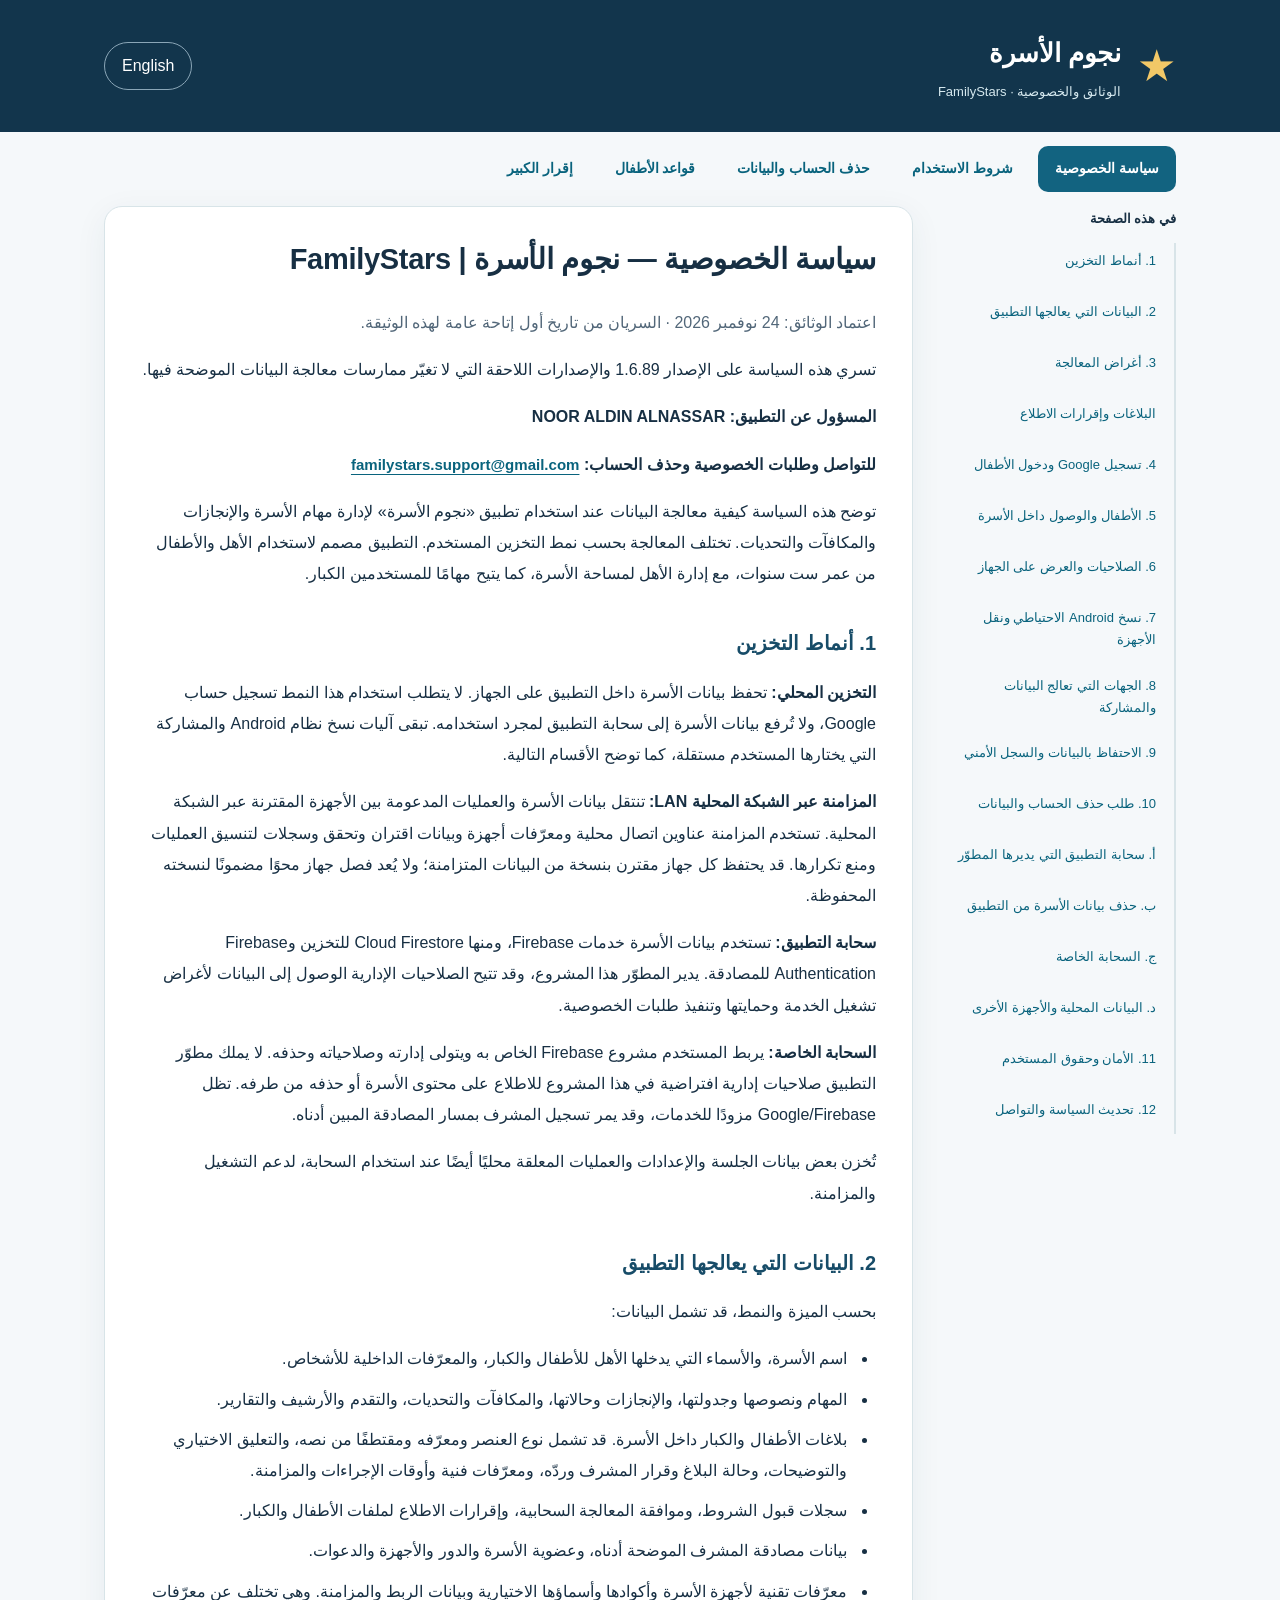
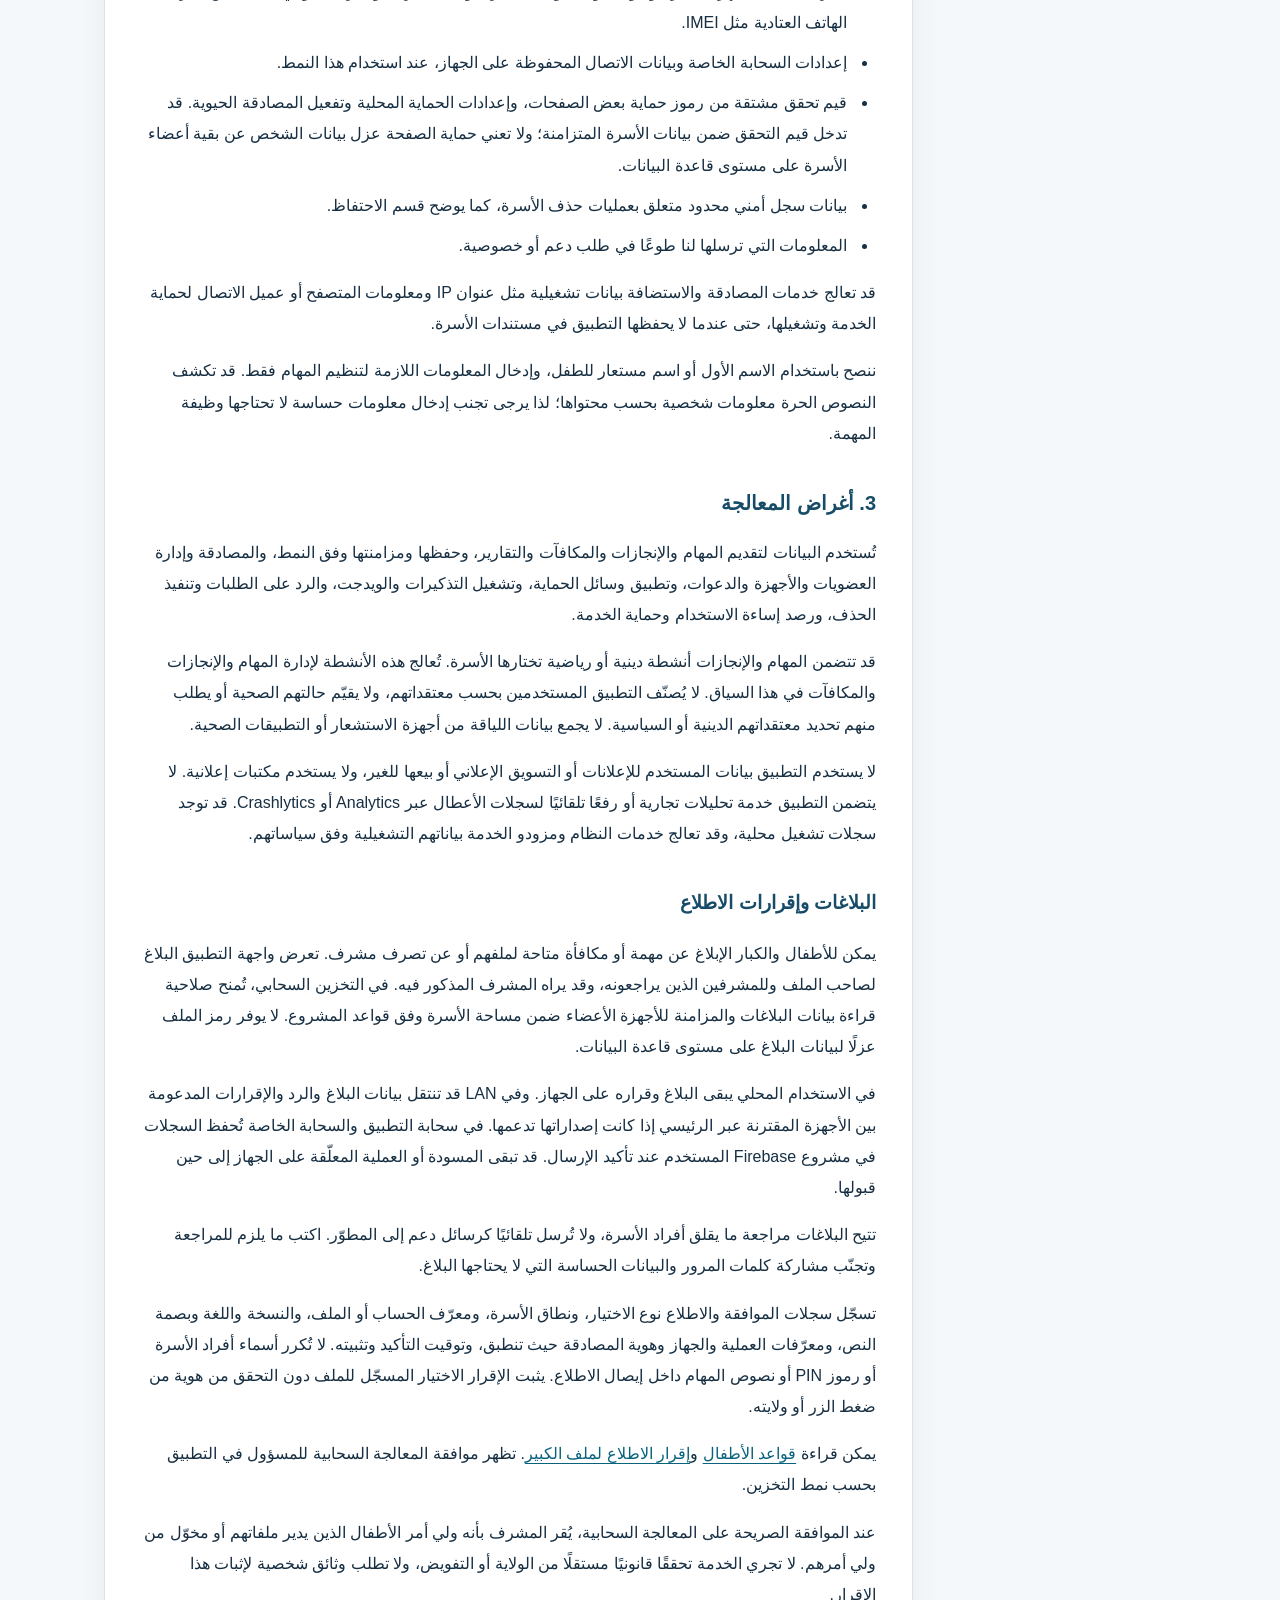
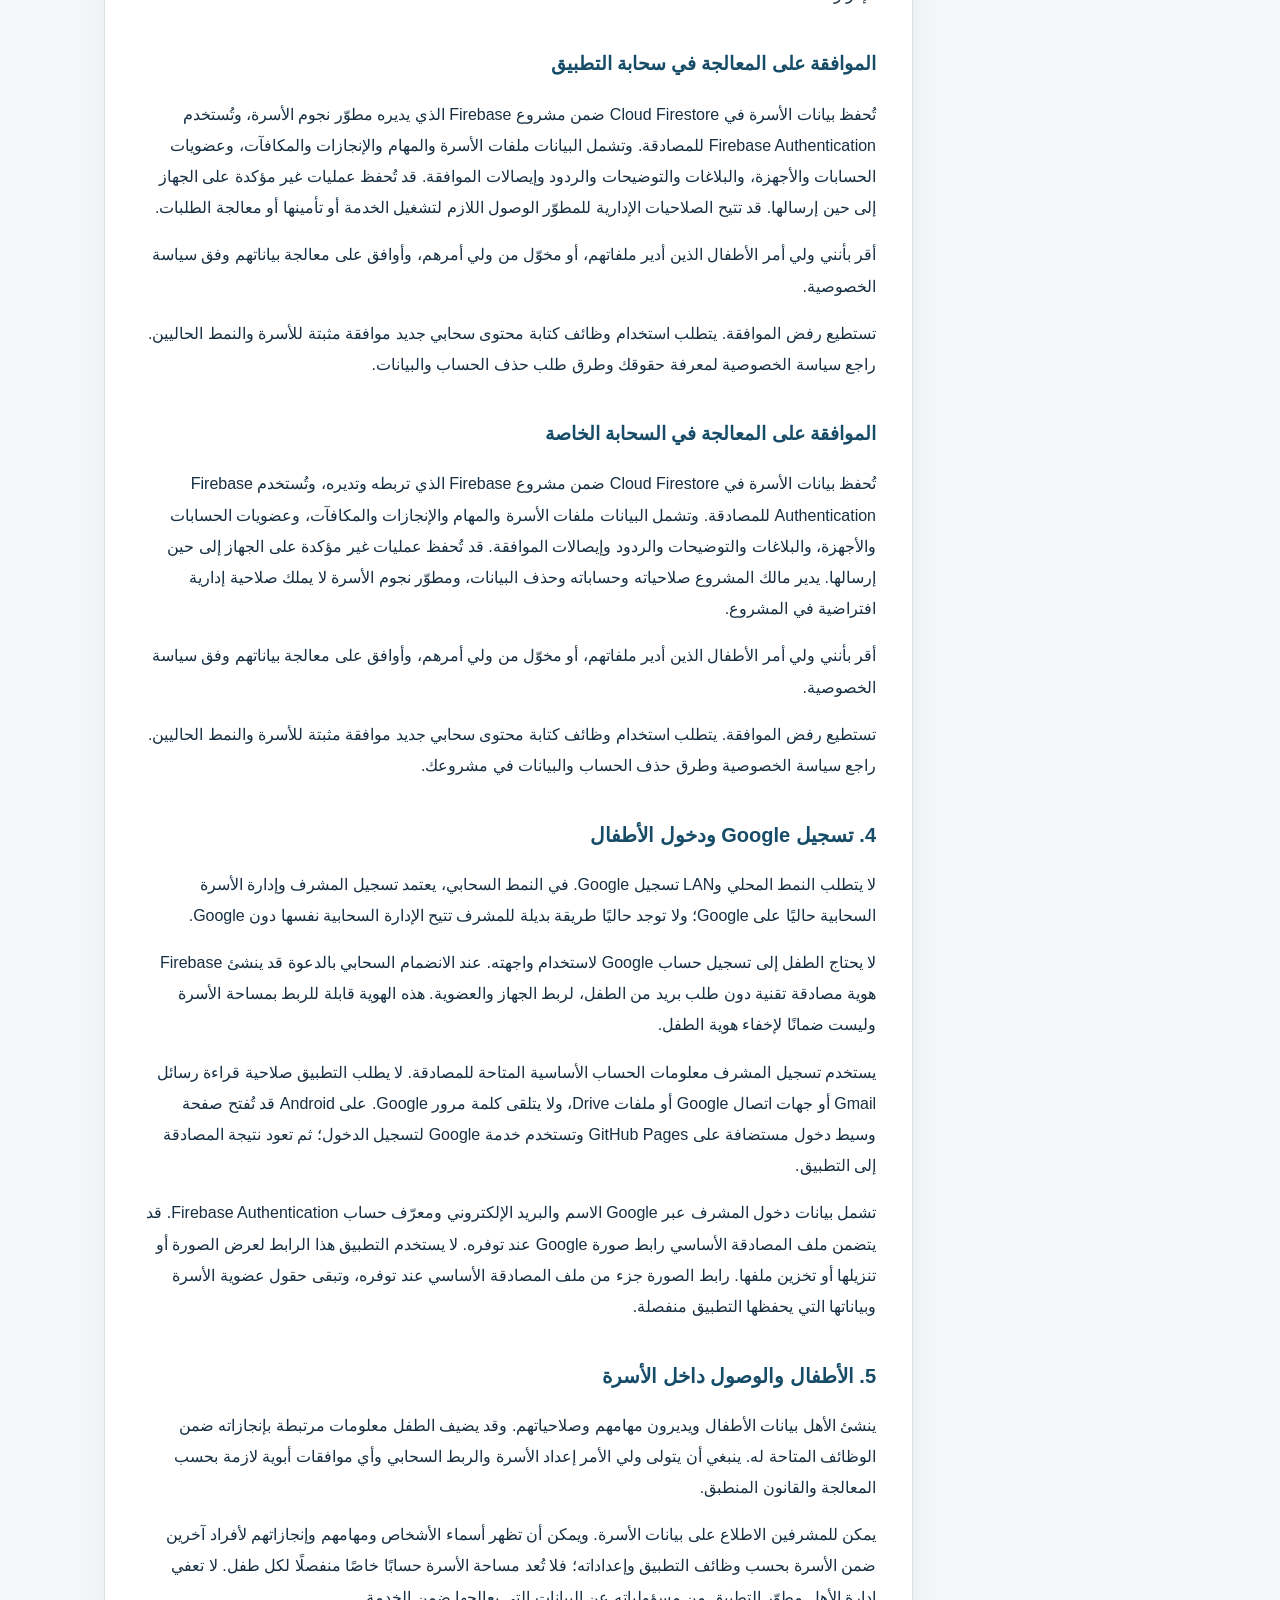
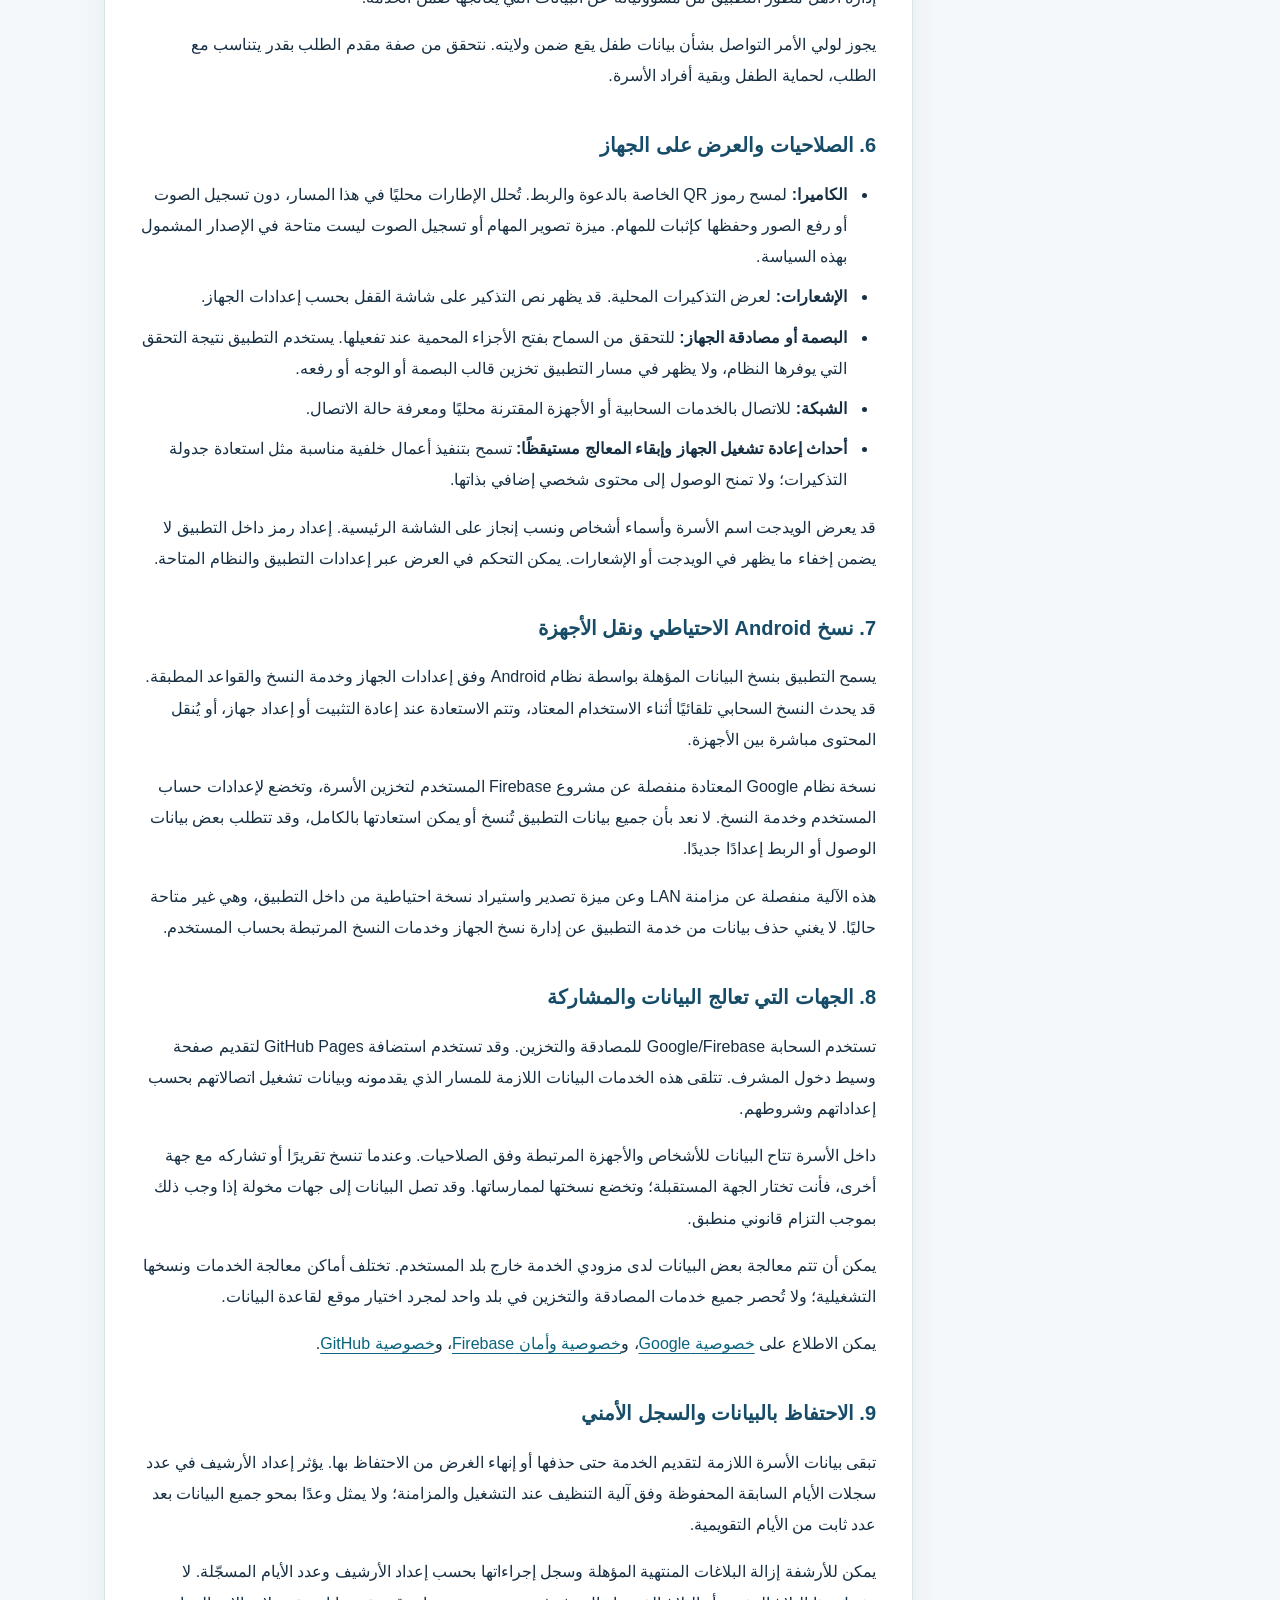
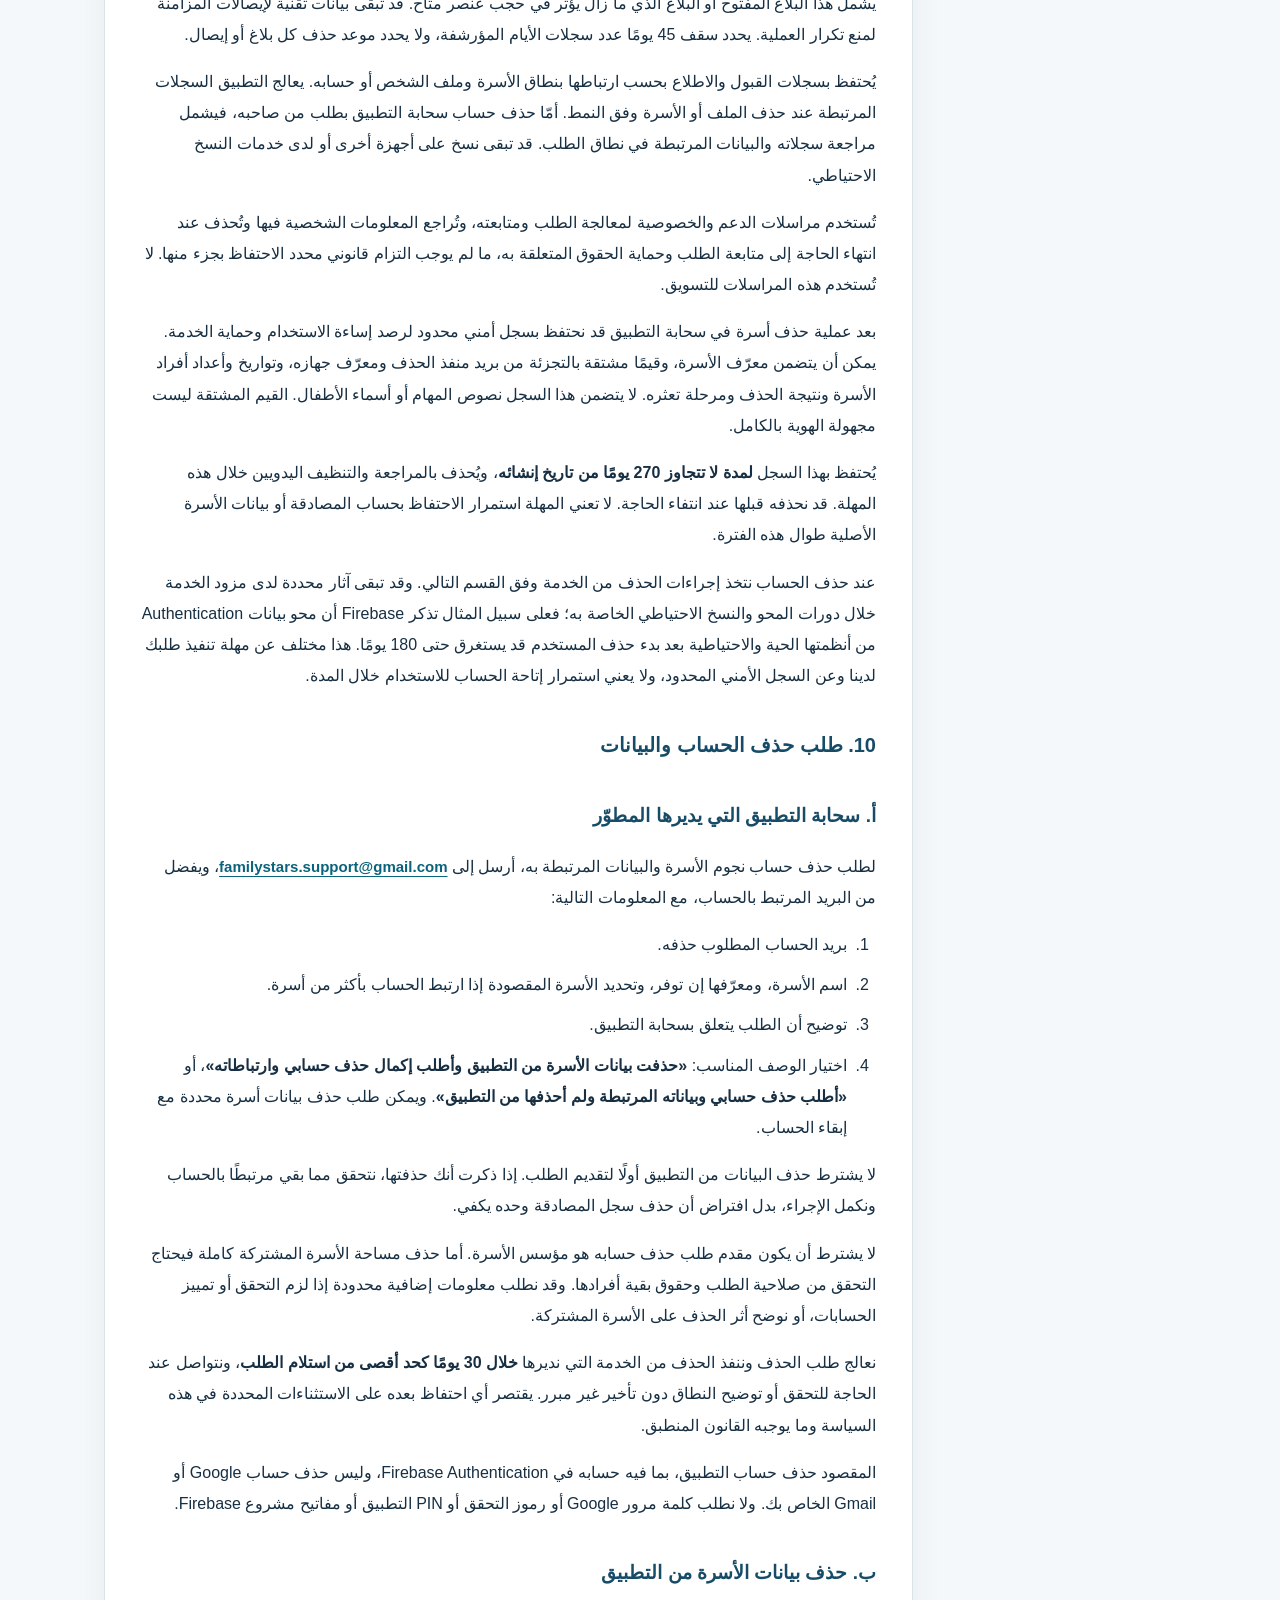
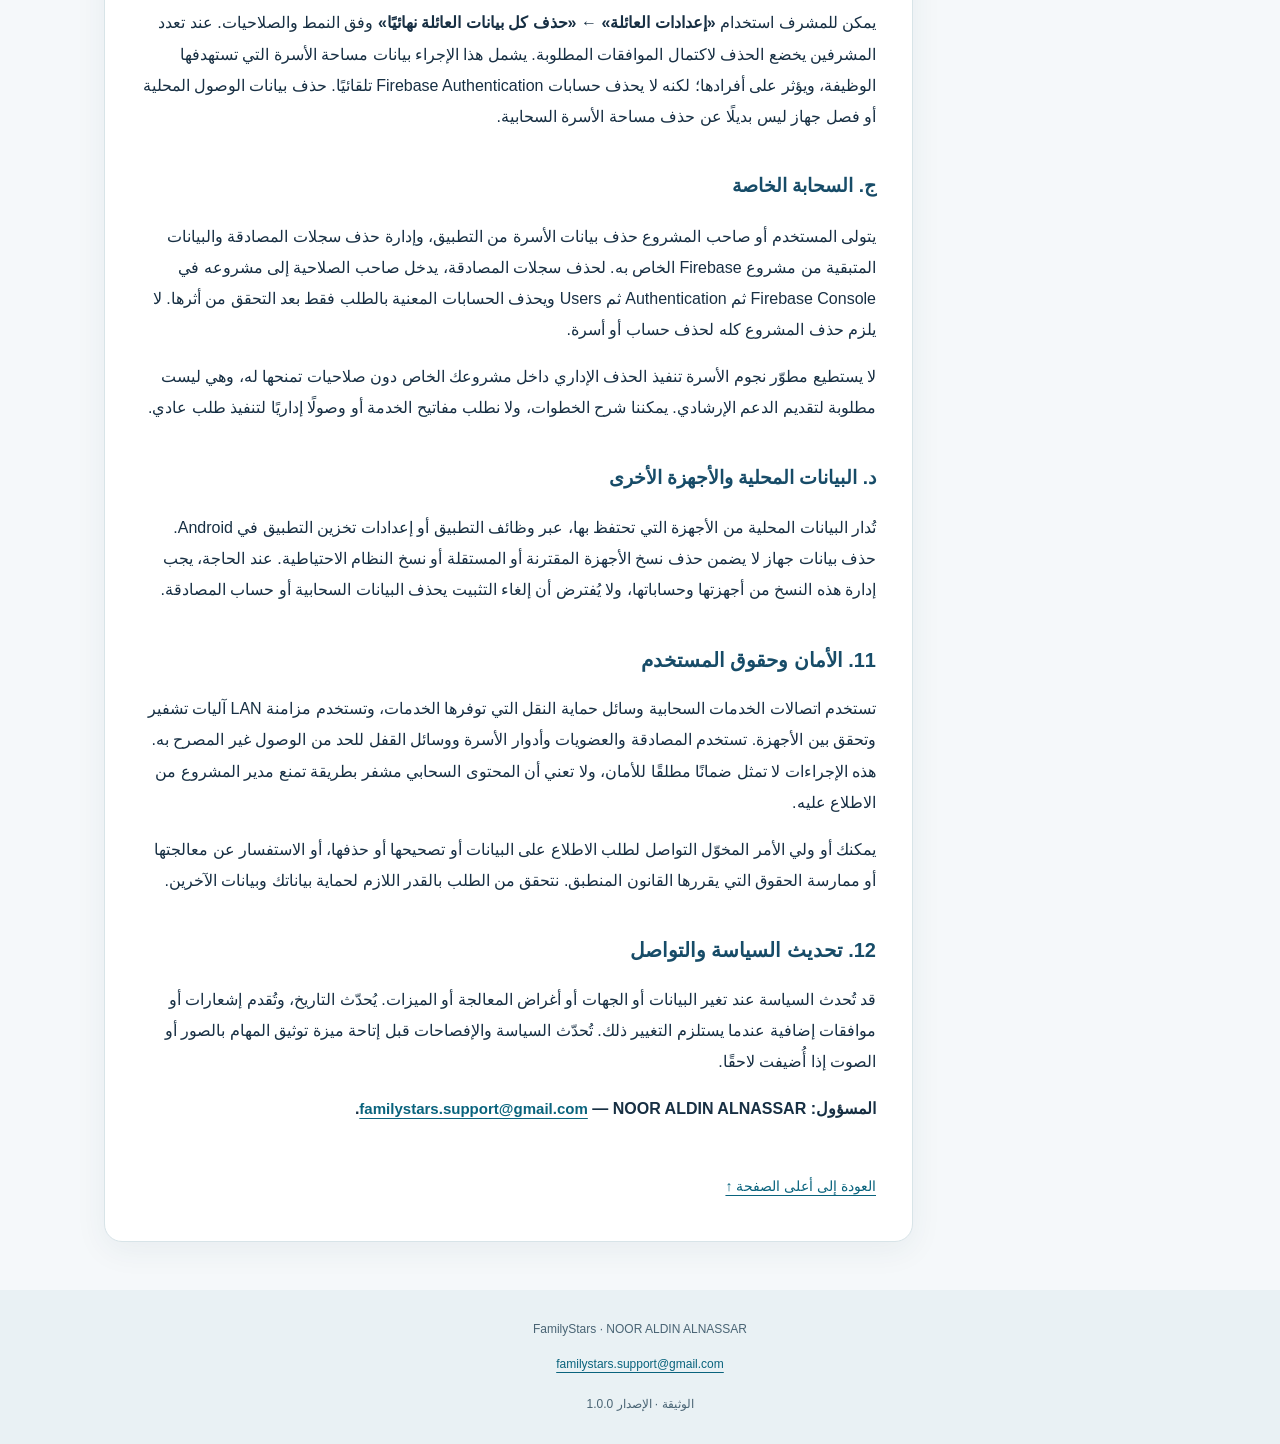
<file: index.html>
<!doctype html>
<html lang="ar" dir="rtl">
<head>
<meta charset="utf-8">
<meta name="viewport" content="width=device-width, initial-scale=1">
<meta name="referrer" content="no-referrer">
<meta http-equiv="Content-Security-Policy" content="default-src 'none'; style-src 'self'; img-src 'self'; base-uri 'none'; form-action 'none'; object-src 'none'">
<meta name="description" content="سياسة الخصوصية — FamilyStars | نجوم الأسرة">
<title>سياسة الخصوصية | FamilyStars</title>
<link rel="stylesheet" href="styles.css">
</head>
<body>
<a class="skip" href="#main">انتقل إلى المحتوى</a>
<header class="masthead"><div class="header-inner">
<div class="brand"><span class="star" aria-hidden="true">★</span><div><span class="brand-title">نجوم الأسرة</span><span class="brand-sub" lang="en" dir="ltr">FamilyStars · الوثائق والخصوصية</span></div></div>
<a class="language" href="index-en.html" lang="en" hreflang="en">English</a>
</div></header>
<nav class="navigation" aria-label="الصفحات"><a href="index.html" aria-current="page">سياسة الخصوصية</a><a href="terms.html">شروط الاستخدام</a><a href="delete-account.html">حذف الحساب والبيانات</a><a href="kids.html">قواعد الأطفال</a><a href="adult-profile.html">إقرار الكبير</a></nav>
<div class="layout"><aside aria-label="في هذه الصفحة"><div class="toc"><p>في هذه الصفحة</p><ol><li><a href="#section-2">1. أنماط التخزين</a></li><li><a href="#section-3">2. البيانات التي يعالجها التطبيق</a></li><li><a href="#section-4">3. أغراض المعالجة</a></li><li><a href="#reports-and-acknowledgements">البلاغات وإقرارات الاطلاع</a></li><li><a href="#section-5">4. تسجيل Google ودخول الأطفال</a></li><li><a href="#section-6">5. الأطفال والوصول داخل الأسرة</a></li><li><a href="#section-7">6. الصلاحيات والعرض على الجهاز</a></li><li><a href="#section-8">7. نسخ Android الاحتياطي ونقل الأجهزة</a></li><li><a href="#section-9">8. الجهات التي تعالج البيانات والمشاركة</a></li><li><a href="#section-10">9. الاحتفاظ بالبيانات والسجل الأمني</a></li><li><a href="#section-11">10. طلب حذف الحساب والبيانات</a></li><li><a href="#section-12">أ. سحابة التطبيق التي يديرها المطوّر</a></li><li><a href="#section-13">ب. حذف بيانات الأسرة من التطبيق</a></li><li><a href="#section-14">ج. السحابة الخاصة</a></li><li><a href="#section-15">د. البيانات المحلية والأجهزة الأخرى</a></li><li><a href="#section-16">11. الأمان وحقوق المستخدم</a></li><li><a href="#section-17">12. تحديث السياسة والتواصل</a></li></ol></div></aside>
<main id="main" tabindex="-1"><article><h1 id="section-1">سياسة الخصوصية — نجوم الأسرة | FamilyStars</h1>
<p class="document-dates">اعتماد الوثائق: <time datetime="2026-11-24">24 نوفمبر 2026</time> · <span data-effective-date>السريان من تاريخ أول إتاحة عامة لهذه الوثيقة.</span></p>
<p>تسري هذه السياسة على الإصدار 1.6.89 والإصدارات اللاحقة التي لا تغيّر ممارسات معالجة البيانات الموضحة فيها.</p>
<p><strong>المسؤول عن التطبيق: NOOR ALDIN ALNASSAR</strong></p>
<p><strong>للتواصل وطلبات الخصوصية وحذف الحساب: <a href="mailto:familystars.support@gmail.com">familystars.support@gmail.com</a></strong></p>
<p>توضح هذه السياسة كيفية معالجة البيانات عند استخدام تطبيق «نجوم الأسرة» لإدارة مهام الأسرة والإنجازات والمكافآت والتحديات. تختلف المعالجة بحسب نمط التخزين المستخدم. التطبيق مصمم لاستخدام الأهل والأطفال من عمر ست سنوات، مع إدارة الأهل لمساحة الأسرة، كما يتيح مهامًا للمستخدمين الكبار.</p>
<h2 id="section-2">1. أنماط التخزين</h2>
<p><strong>التخزين المحلي:</strong> تحفظ بيانات الأسرة داخل التطبيق على الجهاز. لا يتطلب استخدام هذا النمط تسجيل حساب Google، ولا تُرفع بيانات الأسرة إلى سحابة التطبيق لمجرد استخدامه. تبقى آليات نسخ نظام Android والمشاركة التي يختارها المستخدم مستقلة، كما توضح الأقسام التالية.</p>
<p><strong>المزامنة عبر الشبكة المحلية LAN:</strong> تنتقل بيانات الأسرة والعمليات المدعومة بين الأجهزة المقترنة عبر الشبكة المحلية. تستخدم المزامنة عناوين اتصال محلية ومعرّفات أجهزة وبيانات اقتران وتحقق وسجلات لتنسيق العمليات ومنع تكرارها. قد يحتفظ كل جهاز مقترن بنسخة من البيانات المتزامنة؛ ولا يُعد فصل جهاز محوًا مضمونًا لنسخته المحفوظة.</p>
<p><strong>سحابة التطبيق:</strong> تستخدم بيانات الأسرة خدمات Firebase، ومنها Cloud Firestore للتخزين وFirebase Authentication للمصادقة. يدير المطوّر هذا المشروع، وقد تتيح الصلاحيات الإدارية الوصول إلى البيانات لأغراض تشغيل الخدمة وحمايتها وتنفيذ طلبات الخصوصية.</p>
<p><strong>السحابة الخاصة:</strong> يربط المستخدم مشروع Firebase الخاص به ويتولى إدارته وصلاحياته وحذفه. لا يملك مطوّر التطبيق صلاحيات إدارية افتراضية في هذا المشروع للاطلاع على محتوى الأسرة أو حذفه من طرفه. تظل Google/Firebase مزودًا للخدمات، وقد يمر تسجيل المشرف بمسار المصادقة المبين أدناه.</p>
<p>تُخزن بعض بيانات الجلسة والإعدادات والعمليات المعلقة محليًا أيضًا عند استخدام السحابة، لدعم التشغيل والمزامنة.</p>
<h2 id="section-3">2. البيانات التي يعالجها التطبيق</h2>
<p>بحسب الميزة والنمط، قد تشمل البيانات:</p>
<ul>
<li>اسم الأسرة، والأسماء التي يدخلها الأهل للأطفال والكبار، والمعرّفات الداخلية للأشخاص.</li>
<li>المهام ونصوصها وجدولتها، والإنجازات وحالاتها، والمكافآت والتحديات، والتقدم والأرشيف والتقارير.</li>
<li>بلاغات الأطفال والكبار داخل الأسرة. قد تشمل نوع العنصر ومعرّفه ومقتطفًا من نصه، والتعليق الاختياري والتوضيحات، وحالة البلاغ وقرار المشرف وردّه، ومعرّفات فنية وأوقات الإجراءات والمزامنة.</li>
<li>سجلات قبول الشروط، وموافقة المعالجة السحابية، وإقرارات الاطلاع لملفات الأطفال والكبار.</li>
<li>بيانات مصادقة المشرف الموضحة أدناه، وعضوية الأسرة والدور والأجهزة والدعوات.</li>
<li>معرّفات تقنية لأجهزة الأسرة وأكوادها وأسماؤها الاختيارية وبيانات الربط والمزامنة. وهي تختلف عن معرّفات الهاتف العتادية مثل IMEI.</li>
<li>إعدادات السحابة الخاصة وبيانات الاتصال المحفوظة على الجهاز، عند استخدام هذا النمط.</li>
<li>قيم تحقق مشتقة من رموز حماية بعض الصفحات، وإعدادات الحماية المحلية وتفعيل المصادقة الحيوية. قد تدخل قيم التحقق ضمن بيانات الأسرة المتزامنة؛ ولا تعني حماية الصفحة عزل بيانات الشخص عن بقية أعضاء الأسرة على مستوى قاعدة البيانات.</li>
<li>بيانات سجل أمني محدود متعلق بعمليات حذف الأسرة، كما يوضح قسم الاحتفاظ.</li>
<li>المعلومات التي ترسلها لنا طوعًا في طلب دعم أو خصوصية.</li>
</ul>
<p>قد تعالج خدمات المصادقة والاستضافة بيانات تشغيلية مثل عنوان IP ومعلومات المتصفح أو عميل الاتصال لحماية الخدمة وتشغيلها، حتى عندما لا يحفظها التطبيق في مستندات الأسرة.</p>
<p>ننصح باستخدام الاسم الأول أو اسم مستعار للطفل، وإدخال المعلومات اللازمة لتنظيم المهام فقط. قد تكشف النصوص الحرة معلومات شخصية بحسب محتواها؛ لذا يرجى تجنب إدخال معلومات حساسة لا تحتاجها وظيفة المهمة.</p>
<h2 id="section-4">3. أغراض المعالجة</h2>
<p>تُستخدم البيانات لتقديم المهام والإنجازات والمكافآت والتقارير، وحفظها ومزامنتها وفق النمط، والمصادقة وإدارة العضويات والأجهزة والدعوات، وتطبيق وسائل الحماية، وتشغيل التذكيرات والويدجت، والرد على الطلبات وتنفيذ الحذف، ورصد إساءة الاستخدام وحماية الخدمة.</p>
<p>قد تتضمن المهام والإنجازات أنشطة دينية أو رياضية تختارها الأسرة. تُعالج هذه الأنشطة لإدارة المهام والإنجازات والمكافآت في هذا السياق. لا يُصنّف التطبيق المستخدمين بحسب معتقداتهم، ولا يقيّم حالتهم الصحية أو يطلب منهم تحديد معتقداتهم الدينية أو السياسية. لا يجمع بيانات اللياقة من أجهزة الاستشعار أو التطبيقات الصحية.</p>
<p>لا يستخدم التطبيق بيانات المستخدم للإعلانات أو التسويق الإعلاني أو بيعها للغير، ولا يستخدم مكتبات إعلانية. لا يتضمن التطبيق خدمة تحليلات تجارية أو رفعًا تلقائيًا لسجلات الأعطال عبر Analytics أو Crashlytics. قد توجد سجلات تشغيل محلية، وقد تعالج خدمات النظام ومزودو الخدمة بياناتهم التشغيلية وفق سياساتهم.</p>
<h3 id="reports-and-acknowledgements">البلاغات وإقرارات الاطلاع</h3>
<p>يمكن للأطفال والكبار الإبلاغ عن مهمة أو مكافأة متاحة لملفهم أو عن تصرف مشرف. تعرض واجهة التطبيق البلاغ لصاحب الملف وللمشرفين الذين يراجعونه، وقد يراه المشرف المذكور فيه. في التخزين السحابي، تُمنح صلاحية قراءة بيانات البلاغات والمزامنة للأجهزة الأعضاء ضمن مساحة الأسرة وفق قواعد المشروع. لا يوفر رمز الملف عزلًا لبيانات البلاغ على مستوى قاعدة البيانات.</p>
<p>في الاستخدام المحلي يبقى البلاغ وقراره على الجهاز. وفي LAN قد تنتقل بيانات البلاغ والرد والإقرارات المدعومة بين الأجهزة المقترنة عبر الرئيسي إذا كانت إصداراتها تدعمها. في سحابة التطبيق والسحابة الخاصة تُحفظ السجلات في مشروع Firebase المستخدم عند تأكيد الإرسال. قد تبقى المسودة أو العملية المعلّقة على الجهاز إلى حين قبولها.</p>
<p>تتيح البلاغات مراجعة ما يقلق أفراد الأسرة، ولا تُرسل تلقائيًا كرسائل دعم إلى المطوّر. اكتب ما يلزم للمراجعة وتجنّب مشاركة كلمات المرور والبيانات الحساسة التي لا يحتاجها البلاغ.</p>
<p id="consent-records">تسجّل سجلات الموافقة والاطلاع نوع الاختيار، ونطاق الأسرة، ومعرّف الحساب أو الملف، والنسخة واللغة وبصمة النص، ومعرّفات العملية والجهاز وهوية المصادقة حيث تنطبق، وتوقيت التأكيد وتثبيته. لا تُكرر أسماء أفراد الأسرة أو رموز PIN أو نصوص المهام داخل إيصال الاطلاع. يثبت الإقرار الاختيار المسجّل للملف دون التحقق من هوية من ضغط الزر أو ولايته.</p>
<p>يمكن قراءة <a href="kids.html">قواعد الأطفال</a> و<a href="adult-profile.html">إقرار الاطلاع لملف الكبير</a>. تظهر موافقة المعالجة السحابية للمسؤول في التطبيق بحسب نمط التخزين.</p>
<p>عند الموافقة الصريحة على المعالجة السحابية، يُقر المشرف بأنه ولي أمر الأطفال الذين يدير ملفاتهم أو مخوّل من ولي أمرهم. لا تجري الخدمة تحققًا قانونيًا مستقلًا من الولاية أو التفويض، ولا تطلب وثائق شخصية لإثبات هذا الإقرار.</p>
<h3 id="cloud-developer">الموافقة على المعالجة في سحابة التطبيق</h3>
<p>تُحفظ بيانات الأسرة في Cloud Firestore ضمن مشروع Firebase الذي يديره مطوّر نجوم الأسرة، وتُستخدم Firebase Authentication للمصادقة. وتشمل البيانات ملفات الأسرة والمهام والإنجازات والمكافآت، وعضويات الحسابات والأجهزة، والبلاغات والتوضيحات والردود وإيصالات الموافقة. قد تُحفظ عمليات غير مؤكدة على الجهاز إلى حين إرسالها. قد تتيح الصلاحيات الإدارية للمطوّر الوصول اللازم لتشغيل الخدمة أو تأمينها أو معالجة الطلبات.</p>
<p>أقر بأنني ولي أمر الأطفال الذين أدير ملفاتهم، أو مخوّل من ولي أمرهم، وأوافق على معالجة بياناتهم وفق سياسة الخصوصية.</p>
<p>تستطيع رفض الموافقة. يتطلب استخدام وظائف كتابة محتوى سحابي جديد موافقة مثبتة للأسرة والنمط الحاليين. راجع سياسة الخصوصية لمعرفة حقوقك وطرق طلب حذف الحساب والبيانات.</p>
<h3 id="cloud-private">الموافقة على المعالجة في السحابة الخاصة</h3>
<p>تُحفظ بيانات الأسرة في Cloud Firestore ضمن مشروع Firebase الذي تربطه وتديره، وتُستخدم Firebase Authentication للمصادقة. وتشمل البيانات ملفات الأسرة والمهام والإنجازات والمكافآت، وعضويات الحسابات والأجهزة، والبلاغات والتوضيحات والردود وإيصالات الموافقة. قد تُحفظ عمليات غير مؤكدة على الجهاز إلى حين إرسالها. يدير مالك المشروع صلاحياته وحساباته وحذف البيانات، ومطوّر نجوم الأسرة لا يملك صلاحية إدارية افتراضية في المشروع.</p>
<p>أقر بأنني ولي أمر الأطفال الذين أدير ملفاتهم، أو مخوّل من ولي أمرهم، وأوافق على معالجة بياناتهم وفق سياسة الخصوصية.</p>
<p>تستطيع رفض الموافقة. يتطلب استخدام وظائف كتابة محتوى سحابي جديد موافقة مثبتة للأسرة والنمط الحاليين. راجع سياسة الخصوصية وطرق حذف الحساب والبيانات في مشروعك.</p>
<h2 id="section-5">4. تسجيل Google ودخول الأطفال</h2>
<p>لا يتطلب النمط المحلي وLAN تسجيل Google. في النمط السحابي، يعتمد تسجيل المشرف وإدارة الأسرة السحابية حاليًا على Google؛ ولا توجد حاليًا طريقة بديلة للمشرف تتيح الإدارة السحابية نفسها دون Google.</p>
<p>لا يحتاج الطفل إلى تسجيل حساب Google لاستخدام واجهته. عند الانضمام السحابي بالدعوة قد ينشئ Firebase هوية مصادقة تقنية دون طلب بريد من الطفل، لربط الجهاز والعضوية. هذه الهوية قابلة للربط بمساحة الأسرة وليست ضمانًا لإخفاء هوية الطفل.</p>
<p>يستخدم تسجيل المشرف معلومات الحساب الأساسية المتاحة للمصادقة. لا يطلب التطبيق صلاحية قراءة رسائل Gmail أو جهات اتصال Google أو ملفات Drive، ولا يتلقى كلمة مرور Google. على Android قد تُفتح صفحة وسيط دخول مستضافة على GitHub Pages وتستخدم خدمة Google لتسجيل الدخول؛ ثم تعود نتيجة المصادقة إلى التطبيق.</p>
<p>تشمل بيانات دخول المشرف عبر Google الاسم والبريد الإلكتروني ومعرّف حساب Firebase Authentication. قد يتضمن ملف المصادقة الأساسي رابط صورة Google عند توفره. لا يستخدم التطبيق هذا الرابط لعرض الصورة أو تنزيلها أو تخزين ملفها. رابط الصورة جزء من ملف المصادقة الأساسي عند توفره، وتبقى حقول عضوية الأسرة وبياناتها التي يحفظها التطبيق منفصلة.</p>
<h2 id="section-6">5. الأطفال والوصول داخل الأسرة</h2>
<p>ينشئ الأهل بيانات الأطفال ويديرون مهامهم وصلاحياتهم. وقد يضيف الطفل معلومات مرتبطة بإنجازاته ضمن الوظائف المتاحة له. ينبغي أن يتولى ولي الأمر إعداد الأسرة والربط السحابي وأي موافقات أبوية لازمة بحسب المعالجة والقانون المنطبق.</p>
<p>يمكن للمشرفين الاطلاع على بيانات الأسرة. ويمكن أن تظهر أسماء الأشخاص ومهامهم وإنجازاتهم لأفراد آخرين ضمن الأسرة بحسب وظائف التطبيق وإعداداته؛ فلا تُعد مساحة الأسرة حسابًا خاصًا منفصلًا لكل طفل. لا تعفي إدارة الأهل مطوّر التطبيق من مسؤولياته عن البيانات التي يعالجها ضمن الخدمة.</p>
<p>يجوز لولي الأمر التواصل بشأن بيانات طفل يقع ضمن ولايته. نتحقق من صفة مقدم الطلب بقدر يتناسب مع الطلب، لحماية الطفل وبقية أفراد الأسرة.</p>
<h2 id="section-7">6. الصلاحيات والعرض على الجهاز</h2>
<ul>
<li><strong>الكاميرا:</strong> لمسح رموز QR الخاصة بالدعوة والربط. تُحلل الإطارات محليًا في هذا المسار، دون تسجيل الصوت أو رفع الصور وحفظها كإثبات للمهام. ميزة تصوير المهام أو تسجيل الصوت ليست متاحة في الإصدار المشمول بهذه السياسة.</li>
<li><strong>الإشعارات:</strong> لعرض التذكيرات المحلية. قد يظهر نص التذكير على شاشة القفل بحسب إعدادات الجهاز.</li>
<li><strong>البصمة أو مصادقة الجهاز:</strong> للتحقق من السماح بفتح الأجزاء المحمية عند تفعيلها. يستخدم التطبيق نتيجة التحقق التي يوفرها النظام، ولا يظهر في مسار التطبيق تخزين قالب البصمة أو الوجه أو رفعه.</li>
<li><strong>الشبكة:</strong> للاتصال بالخدمات السحابية أو الأجهزة المقترنة محليًا ومعرفة حالة الاتصال.</li>
<li><strong>أحداث إعادة تشغيل الجهاز وإبقاء المعالج مستيقظًا:</strong> تسمح بتنفيذ أعمال خلفية مناسبة مثل استعادة جدولة التذكيرات؛ ولا تمنح الوصول إلى محتوى شخصي إضافي بذاتها.</li>
</ul>
<p>قد يعرض الويدجت اسم الأسرة وأسماء أشخاص ونسب إنجاز على الشاشة الرئيسية. إعداد رمز داخل التطبيق لا يضمن إخفاء ما يظهر في الويدجت أو الإشعارات. يمكن التحكم في العرض عبر إعدادات التطبيق والنظام المتاحة.</p>
<h2 id="section-8">7. نسخ Android الاحتياطي ونقل الأجهزة</h2>
<p>يسمح التطبيق بنسخ البيانات المؤهلة بواسطة نظام Android وفق إعدادات الجهاز وخدمة النسخ والقواعد المطبقة. قد يحدث النسخ السحابي تلقائيًا أثناء الاستخدام المعتاد، وتتم الاستعادة عند إعادة التثبيت أو إعداد جهاز، أو يُنقل المحتوى مباشرة بين الأجهزة.</p>
<p>نسخة نظام Google المعتادة منفصلة عن مشروع Firebase المستخدم لتخزين الأسرة، وتخضع لإعدادات حساب المستخدم وخدمة النسخ. لا نعد بأن جميع بيانات التطبيق تُنسخ أو يمكن استعادتها بالكامل، وقد تتطلب بعض بيانات الوصول أو الربط إعدادًا جديدًا.</p>
<p>هذه الآلية منفصلة عن مزامنة LAN وعن ميزة تصدير واستيراد نسخة احتياطية من داخل التطبيق، وهي غير متاحة حاليًا. لا يغني حذف بيانات من خدمة التطبيق عن إدارة نسخ الجهاز وخدمات النسخ المرتبطة بحساب المستخدم.</p>
<h2 id="section-9">8. الجهات التي تعالج البيانات والمشاركة</h2>
<p>تستخدم السحابة Google/Firebase للمصادقة والتخزين. وقد تستخدم استضافة GitHub Pages لتقديم صفحة وسيط دخول المشرف. تتلقى هذه الخدمات البيانات اللازمة للمسار الذي يقدمونه وبيانات تشغيل اتصالاتهم بحسب إعداداتهم وشروطهم.</p>
<p>داخل الأسرة تتاح البيانات للأشخاص والأجهزة المرتبطة وفق الصلاحيات. وعندما تنسخ تقريرًا أو تشاركه مع جهة أخرى، فأنت تختار الجهة المستقبلة؛ وتخضع نسختها لممارساتها. وقد تصل البيانات إلى جهات مخولة إذا وجب ذلك بموجب التزام قانوني منطبق.</p>
<p>يمكن أن تتم معالجة بعض البيانات لدى مزودي الخدمة خارج بلد المستخدم. تختلف أماكن معالجة الخدمات ونسخها التشغيلية؛ ولا تُحصر جميع خدمات المصادقة والتخزين في بلد واحد لمجرد اختيار موقع لقاعدة البيانات.</p>
<p>يمكن الاطلاع على <a href="https://policies.google.com/privacy">خصوصية Google</a>، و<a href="https://firebase.google.com/support/privacy">خصوصية وأمان Firebase</a>، و<a href="https://docs.github.com/en/site-policy/privacy-policies/github-general-privacy-statement">خصوصية GitHub</a>.</p>
<h2 id="section-10">9. الاحتفاظ بالبيانات والسجل الأمني</h2>
<p>تبقى بيانات الأسرة اللازمة لتقديم الخدمة حتى حذفها أو إنهاء الغرض من الاحتفاظ بها. يؤثر إعداد الأرشيف في عدد سجلات الأيام السابقة المحفوظة وفق آلية التنظيف عند التشغيل والمزامنة؛ ولا يمثل وعدًا بمحو جميع البيانات بعد عدد ثابت من الأيام التقويمية.</p>
<p>يمكن للأرشفة إزالة البلاغات المنتهية المؤهلة وسجل إجراءاتها بحسب إعداد الأرشيف وعدد الأيام المسجّلة. لا يشمل هذا البلاغ المفتوح أو البلاغ الذي ما زال يؤثر في حجب عنصر متاح. قد تبقى بيانات تقنية لإيصالات المزامنة لمنع تكرار العملية. يحدد سقف 45 يومًا عدد سجلات الأيام المؤرشفة، ولا يحدد موعد حذف كل بلاغ أو إيصال.</p>
<p>يُحتفظ بسجلات القبول والاطلاع بحسب ارتباطها بنطاق الأسرة وملف الشخص أو حسابه. يعالج التطبيق السجلات المرتبطة عند حذف الملف أو الأسرة وفق النمط. أمّا حذف حساب سحابة التطبيق بطلب من صاحبه، فيشمل مراجعة سجلاته والبيانات المرتبطة في نطاق الطلب. قد تبقى نسخ على أجهزة أخرى أو لدى خدمات النسخ الاحتياطي.</p>
<p>تُستخدم مراسلات الدعم والخصوصية لمعالجة الطلب ومتابعته، وتُراجع المعلومات الشخصية فيها وتُحذف عند انتهاء الحاجة إلى متابعة الطلب وحماية الحقوق المتعلقة به، ما لم يوجب التزام قانوني محدد الاحتفاظ بجزء منها. لا تُستخدم هذه المراسلات للتسويق.</p>
<p>بعد عملية حذف أسرة في سحابة التطبيق قد نحتفظ بسجل أمني محدود لرصد إساءة الاستخدام وحماية الخدمة. يمكن أن يتضمن معرّف الأسرة، وقيمًا مشتقة بالتجزئة من بريد منفذ الحذف ومعرّف جهازه، وتواريخ وأعداد أفراد الأسرة ونتيجة الحذف ومرحلة تعثره. لا يتضمن هذا السجل نصوص المهام أو أسماء الأطفال. القيم المشتقة ليست مجهولة الهوية بالكامل.</p>
<p>يُحتفظ بهذا السجل <strong>لمدة لا تتجاوز 270 يومًا من تاريخ إنشائه</strong>، ويُحذف بالمراجعة والتنظيف اليدويين خلال هذه المهلة. قد نحذفه قبلها عند انتفاء الحاجة. لا تعني المهلة استمرار الاحتفاظ بحساب المصادقة أو بيانات الأسرة الأصلية طوال هذه الفترة.</p>
<p>عند حذف الحساب نتخذ إجراءات الحذف من الخدمة وفق القسم التالي. وقد تبقى آثار محددة لدى مزود الخدمة خلال دورات المحو والنسخ الاحتياطي الخاصة به؛ فعلى سبيل المثال تذكر Firebase أن محو بيانات Authentication من أنظمتها الحية والاحتياطية بعد بدء حذف المستخدم قد يستغرق حتى 180 يومًا. هذا مختلف عن مهلة تنفيذ طلبك لدينا وعن السجل الأمني المحدود، ولا يعني استمرار إتاحة الحساب للاستخدام خلال المدة.</p>
<h2 id="section-11">10. طلب حذف الحساب والبيانات</h2>
<h3 id="section-12">أ. سحابة التطبيق التي يديرها المطوّر</h3>
<p>لطلب حذف حساب نجوم الأسرة والبيانات المرتبطة به، أرسل إلى <strong><a href="mailto:familystars.support@gmail.com">familystars.support@gmail.com</a></strong>، ويفضل من البريد المرتبط بالحساب، مع المعلومات التالية:</p>
<ol>
<li>بريد الحساب المطلوب حذفه.</li>
<li>اسم الأسرة، ومعرّفها إن توفر، وتحديد الأسرة المقصودة إذا ارتبط الحساب بأكثر من أسرة.</li>
<li>توضيح أن الطلب يتعلق بسحابة التطبيق.</li>
<li>اختيار الوصف المناسب: <strong>«حذفت بيانات الأسرة من التطبيق وأطلب إكمال حذف حسابي وارتباطاته»</strong>، أو <strong>«أطلب حذف حسابي وبياناته المرتبطة ولم أحذفها من التطبيق»</strong>. ويمكن طلب حذف بيانات أسرة محددة مع إبقاء الحساب.</li>
</ol>
<p>لا يشترط حذف البيانات من التطبيق أولًا لتقديم الطلب. إذا ذكرت أنك حذفتها، نتحقق مما بقي مرتبطًا بالحساب ونكمل الإجراء، بدل افتراض أن حذف سجل المصادقة وحده يكفي.</p>
<p>لا يشترط أن يكون مقدم طلب حذف حسابه هو مؤسس الأسرة. أما حذف مساحة الأسرة المشتركة كاملة فيحتاج التحقق من صلاحية الطلب وحقوق بقية أفرادها. وقد نطلب معلومات إضافية محدودة إذا لزم التحقق أو تمييز الحسابات، أو نوضح أثر الحذف على الأسرة المشتركة.</p>
<p>نعالج طلب الحذف وننفذ الحذف من الخدمة التي نديرها <strong>خلال 30 يومًا كحد أقصى من استلام الطلب</strong>، ونتواصل عند الحاجة للتحقق أو توضيح النطاق دون تأخير غير مبرر. يقتصر أي احتفاظ بعده على الاستثناءات المحددة في هذه السياسة وما يوجبه القانون المنطبق.</p>
<p>المقصود حذف حساب التطبيق، بما فيه حسابه في Firebase Authentication، وليس حذف حساب Google أو Gmail الخاص بك. ولا نطلب كلمة مرور Google أو رموز التحقق أو PIN التطبيق أو مفاتيح مشروع Firebase.</p>
<h3 id="section-13">ب. حذف بيانات الأسرة من التطبيق</h3>
<p>يمكن للمشرف استخدام <strong>«إعدادات العائلة» ← «حذف كل بيانات العائلة نهائيًا»</strong> وفق النمط والصلاحيات. عند تعدد المشرفين يخضع الحذف لاكتمال الموافقات المطلوبة. يشمل هذا الإجراء بيانات مساحة الأسرة التي تستهدفها الوظيفة، ويؤثر على أفرادها؛ لكنه لا يحذف حسابات Firebase Authentication تلقائيًا. حذف بيانات الوصول المحلية أو فصل جهاز ليس بديلًا عن حذف مساحة الأسرة السحابية.</p>
<h3 id="section-14">ج. السحابة الخاصة</h3>
<p>يتولى المستخدم أو صاحب المشروع حذف بيانات الأسرة من التطبيق، وإدارة حذف سجلات المصادقة والبيانات المتبقية من مشروع Firebase الخاص به. لحذف سجلات المصادقة، يدخل صاحب الصلاحية إلى مشروعه في Firebase Console ثم Authentication ثم Users ويحذف الحسابات المعنية بالطلب فقط بعد التحقق من أثرها. لا يلزم حذف المشروع كله لحذف حساب أو أسرة.</p>
<p>لا يستطيع مطوّر نجوم الأسرة تنفيذ الحذف الإداري داخل مشروعك الخاص دون صلاحيات تمنحها له، وهي ليست مطلوبة لتقديم الدعم الإرشادي. يمكننا شرح الخطوات، ولا نطلب مفاتيح الخدمة أو وصولًا إداريًا لتنفيذ طلب عادي.</p>
<h3 id="section-15">د. البيانات المحلية والأجهزة الأخرى</h3>
<p>تُدار البيانات المحلية من الأجهزة التي تحتفظ بها، عبر وظائف التطبيق أو إعدادات تخزين التطبيق في Android. حذف بيانات جهاز لا يضمن حذف نسخ الأجهزة المقترنة أو المستقلة أو نسخ النظام الاحتياطية. عند الحاجة، يجب إدارة هذه النسخ من أجهزتها وحساباتها، ولا يُفترض أن إلغاء التثبيت يحذف البيانات السحابية أو حساب المصادقة.</p>
<h2 id="section-16">11. الأمان وحقوق المستخدم</h2>
<p>تستخدم اتصالات الخدمات السحابية وسائل حماية النقل التي توفرها الخدمات، وتستخدم مزامنة LAN آليات تشفير وتحقق بين الأجهزة. تستخدم المصادقة والعضويات وأدوار الأسرة ووسائل القفل للحد من الوصول غير المصرح به. هذه الإجراءات لا تمثل ضمانًا مطلقًا للأمان، ولا تعني أن المحتوى السحابي مشفر بطريقة تمنع مدير المشروع من الاطلاع عليه.</p>
<p>يمكنك أو ولي الأمر المخوّل التواصل لطلب الاطلاع على البيانات أو تصحيحها أو حذفها، أو الاستفسار عن معالجتها أو ممارسة الحقوق التي يقررها القانون المنطبق. نتحقق من الطلب بالقدر اللازم لحماية بياناتك وبيانات الآخرين.</p>
<h2 id="section-17">12. تحديث السياسة والتواصل</h2>
<p>قد تُحدث السياسة عند تغير البيانات أو الجهات أو أغراض المعالجة أو الميزات. يُحدّث التاريخ، وتُقدم إشعارات أو موافقات إضافية عندما يستلزم التغيير ذلك. تُحدّث السياسة والإفصاحات قبل إتاحة ميزة توثيق المهام بالصور أو الصوت إذا أُضيفت لاحقًا.</p>
<p><strong>المسؤول: NOOR ALDIN ALNASSAR — <a href="mailto:familystars.support@gmail.com">familystars.support@gmail.com</a>.</strong></p></article><a class="back-top" href="#main">العودة إلى أعلى الصفحة ↑</a></main></div>
<footer><p><bdi>NOOR ALDIN ALNASSAR</bdi> · <bdi>FamilyStars</bdi></p><p><a href="mailto:familystars.support@gmail.com" dir="ltr">familystars.support@gmail.com</a></p><p>الوثيقة · الإصدار 1.0.0</p></footer>
</body></html>
</file>
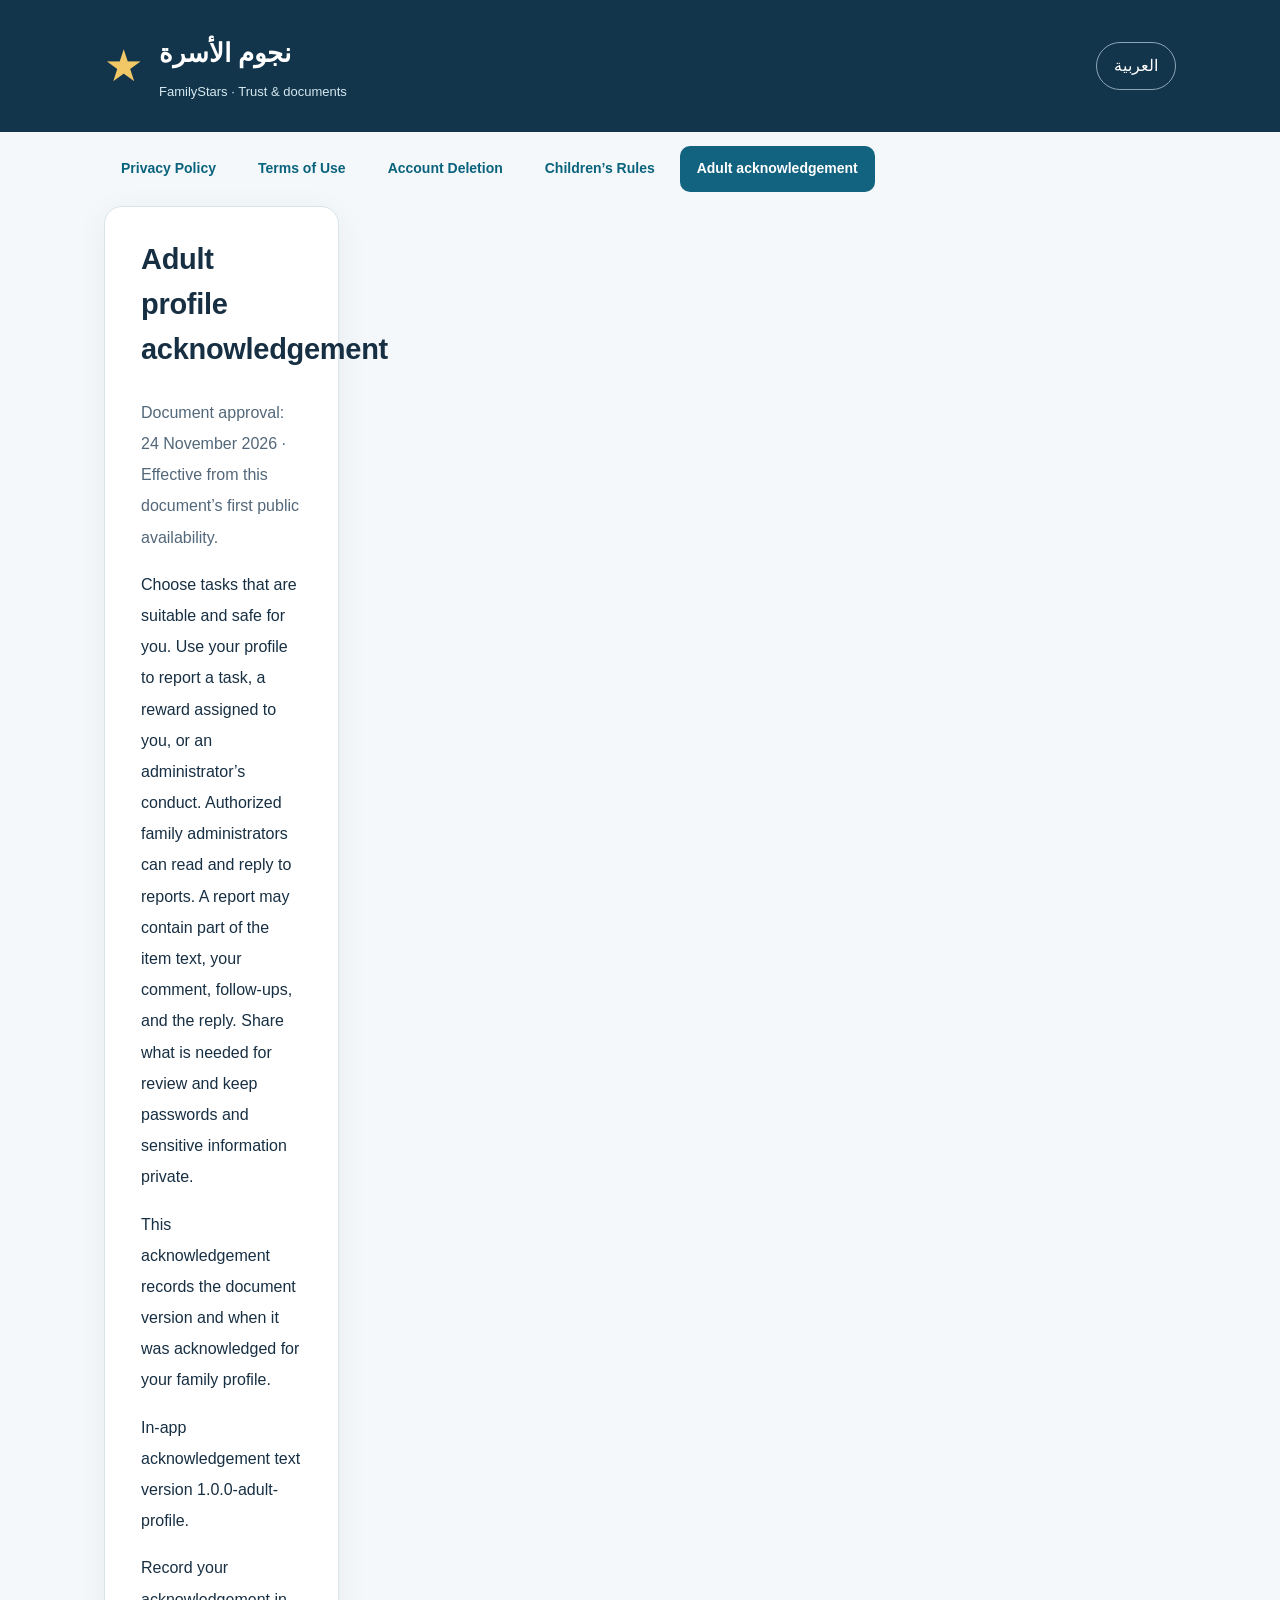
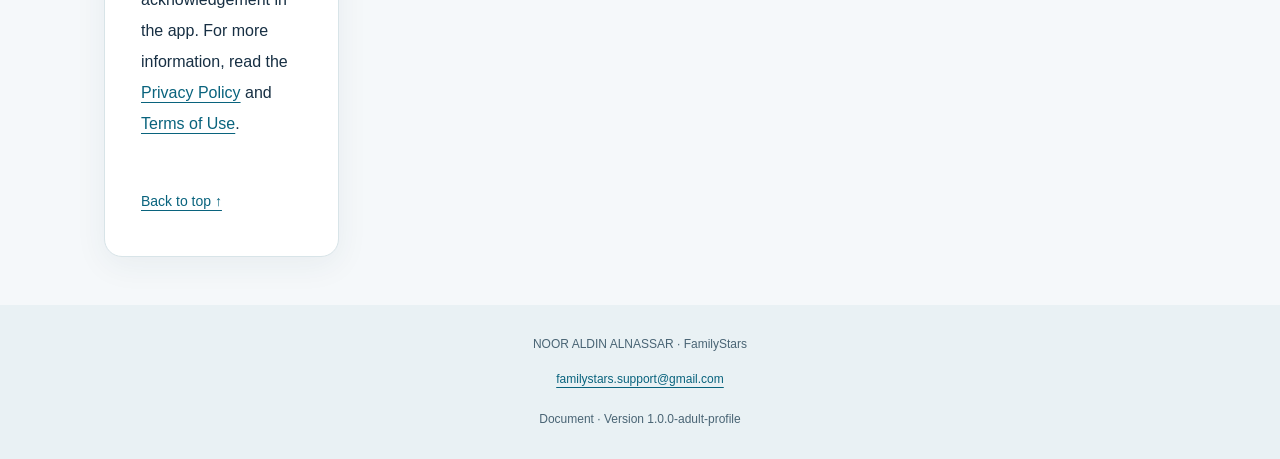
<file: adult-profile-en.html>
<!doctype html>
<html lang="en" dir="ltr">
<head>
<meta charset="utf-8">
<meta name="viewport" content="width=device-width, initial-scale=1">
<meta name="referrer" content="no-referrer">
<meta http-equiv="Content-Security-Policy" content="default-src 'none'; style-src 'self'; img-src 'self'; base-uri 'none'; form-action 'none'; object-src 'none'">
<meta name="description" content="Adult profile acknowledgement | FamilyStars">
<title>Adult profile acknowledgement | FamilyStars</title>
<link rel="stylesheet" href="styles.css">
</head>
<body>
<a class="skip" href="#main">Skip to content</a>
<header class="masthead"><div class="header-inner">
<div class="brand"><span class="star" aria-hidden="true">★</span><div><span class="brand-title">نجوم الأسرة</span><span class="brand-sub" lang="en" dir="ltr">FamilyStars · Trust & documents</span></div></div>
<a class="language" href="adult-profile.html" lang="ar" hreflang="ar">العربية</a>
</div></header>
<nav class="navigation" aria-label="Pages"><a href="index-en.html">Privacy Policy</a><a href="terms-en.html">Terms of Use</a><a href="delete-account-en.html">Account Deletion</a><a href="kids-en.html">Children’s Rules</a><a href="adult-profile-en.html" aria-current="page">Adult acknowledgement</a></nav>
<div class="layout">
<main id="main" tabindex="-1"><article><h1 id="section-1">Adult profile acknowledgement</h1>
<p class="document-dates">Document approval: <time datetime="2026-11-24">24 November 2026</time> · <span data-effective-date>Effective from this document’s first public availability.</span></p>
<p>Choose tasks that are suitable and safe for you. Use your profile to report a task, a reward assigned to you, or an administrator’s conduct. Authorized family administrators can read and reply to reports. A report may contain part of the item text, your comment, follow-ups, and the reply. Share what is needed for review and keep passwords and sensitive information private.</p>
<p>This acknowledgement records the document version and when it was acknowledged for your family profile.</p>
<p>In-app acknowledgement text version <bdi>1.0.0-adult-profile</bdi>.</p>
<p>Record your acknowledgement in the app. For more information, read the <a href="index-en.html">Privacy Policy</a> and <a href="terms-en.html">Terms of Use</a>.</p>
</article><a class="back-top" href="#main">Back to top ↑</a></main></div>
<footer><p><bdi>NOOR ALDIN ALNASSAR</bdi> · <bdi>FamilyStars</bdi></p><p><a href="mailto:familystars.support@gmail.com" dir="ltr">familystars.support@gmail.com</a></p><p>Document · Version 1.0.0-adult-profile</p></footer>
</body></html>
</file>
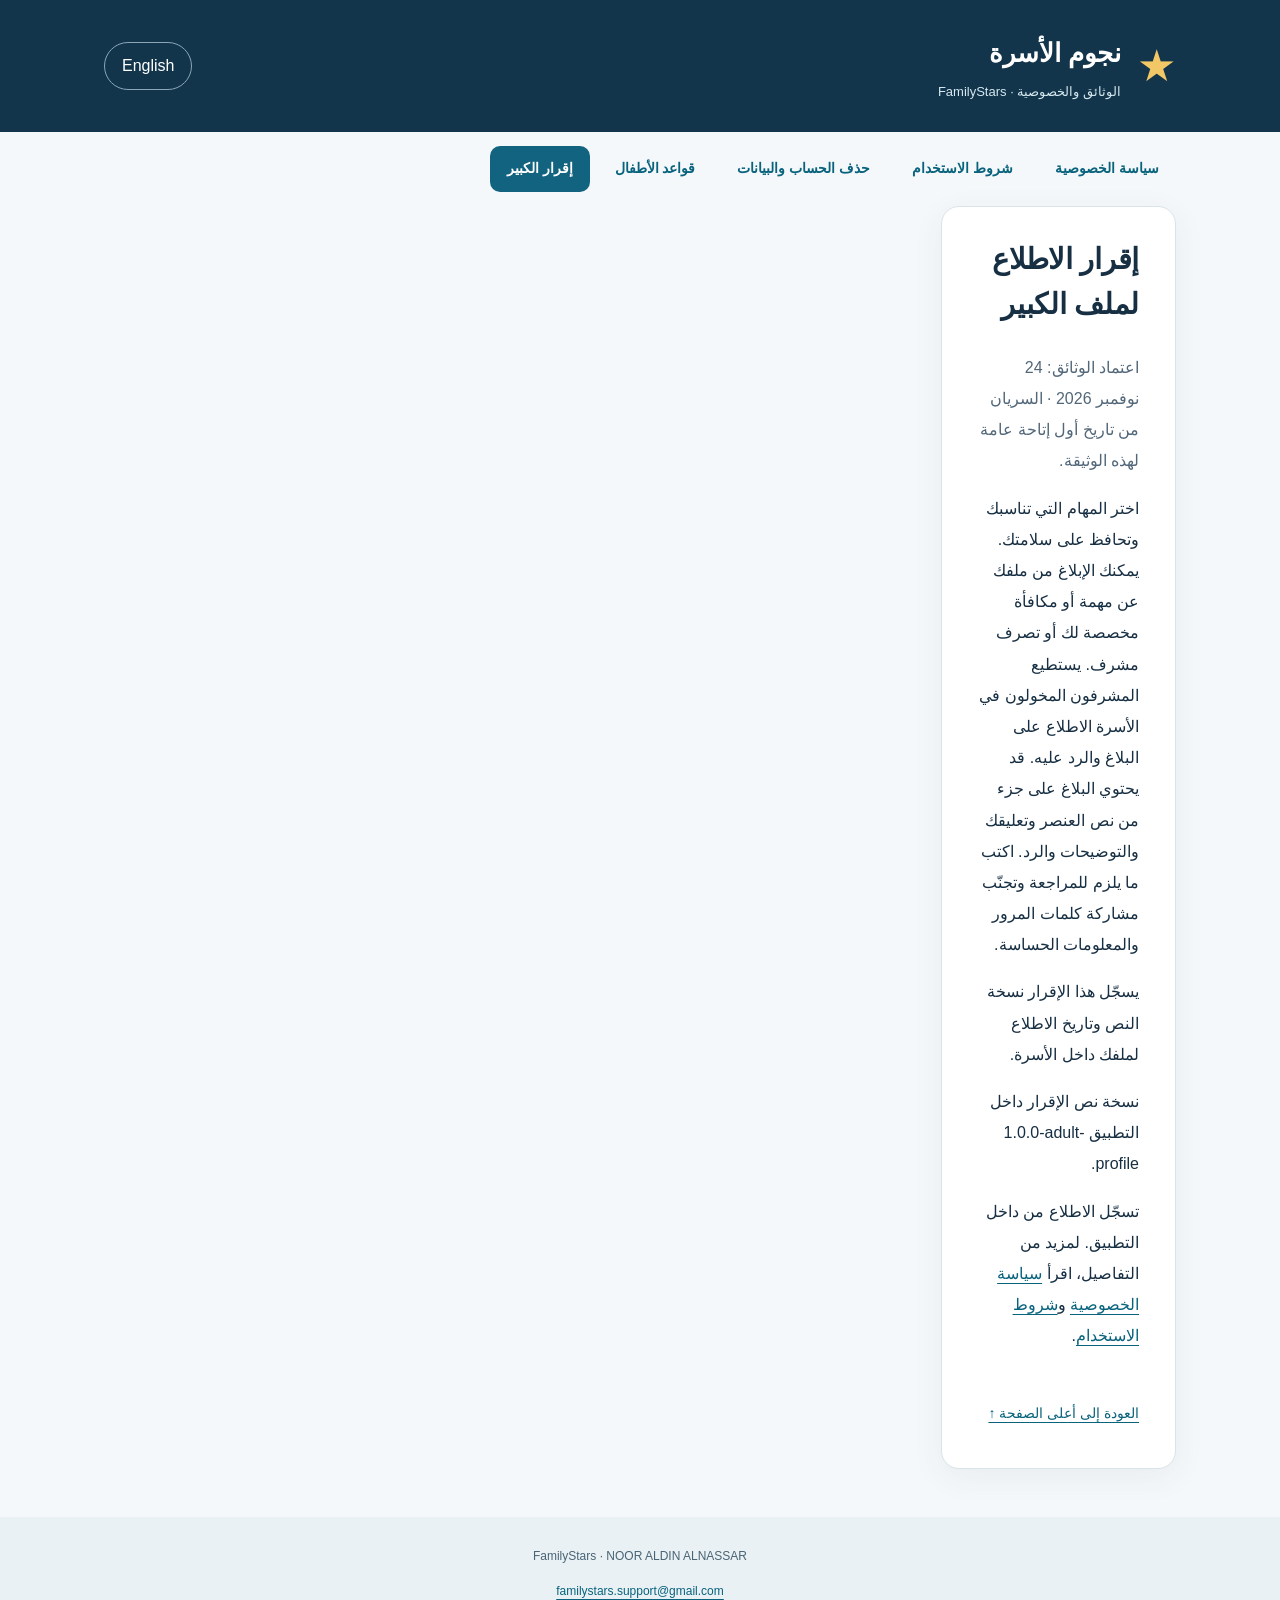
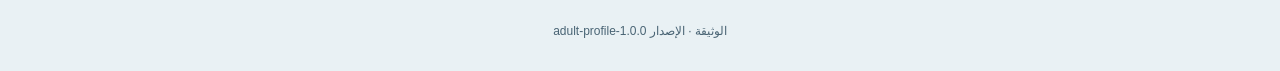
<file: adult-profile.html>
<!doctype html>
<html lang="ar" dir="rtl">
<head>
<meta charset="utf-8">
<meta name="viewport" content="width=device-width, initial-scale=1">
<meta name="referrer" content="no-referrer">
<meta http-equiv="Content-Security-Policy" content="default-src 'none'; style-src 'self'; img-src 'self'; base-uri 'none'; form-action 'none'; object-src 'none'">
<meta name="description" content="إقرار الاطلاع لملف الكبير | FamilyStars">
<title>إقرار الاطلاع لملف الكبير | FamilyStars</title>
<link rel="stylesheet" href="styles.css">
</head>
<body>
<a class="skip" href="#main">انتقل إلى المحتوى</a>
<header class="masthead"><div class="header-inner">
<div class="brand"><span class="star" aria-hidden="true">★</span><div><span class="brand-title">نجوم الأسرة</span><span class="brand-sub" lang="en" dir="ltr">FamilyStars · الوثائق والخصوصية</span></div></div>
<a class="language" href="adult-profile-en.html" lang="en" hreflang="en">English</a>
</div></header>
<nav class="navigation" aria-label="الصفحات"><a href="index.html">سياسة الخصوصية</a><a href="terms.html">شروط الاستخدام</a><a href="delete-account.html">حذف الحساب والبيانات</a><a href="kids.html">قواعد الأطفال</a><a href="adult-profile.html" aria-current="page">إقرار الكبير</a></nav>
<div class="layout">
<main id="main" tabindex="-1"><article><h1 id="section-1">إقرار الاطلاع لملف الكبير</h1>
<p class="document-dates">اعتماد الوثائق: <time datetime="2026-11-24">24 نوفمبر 2026</time> · <span data-effective-date>السريان من تاريخ أول إتاحة عامة لهذه الوثيقة.</span></p>
<p>اختر المهام التي تناسبك وتحافظ على سلامتك. يمكنك الإبلاغ من ملفك عن مهمة أو مكافأة مخصصة لك أو تصرف مشرف. يستطيع المشرفون المخولون في الأسرة الاطلاع على البلاغ والرد عليه. قد يحتوي البلاغ على جزء من نص العنصر وتعليقك والتوضيحات والرد. اكتب ما يلزم للمراجعة وتجنّب مشاركة كلمات المرور والمعلومات الحساسة.</p>
<p>يسجّل هذا الإقرار نسخة النص وتاريخ الاطلاع لملفك داخل الأسرة.</p>
<p>نسخة نص الإقرار داخل التطبيق <bdi>1.0.0-adult-profile</bdi>.</p>
<p>تسجّل الاطلاع من داخل التطبيق. لمزيد من التفاصيل، اقرأ <a href="index.html">سياسة الخصوصية</a> و<a href="terms.html">شروط الاستخدام</a>.</p>
</article><a class="back-top" href="#main">العودة إلى أعلى الصفحة ↑</a></main></div>
<footer><p><bdi>NOOR ALDIN ALNASSAR</bdi> · <bdi>FamilyStars</bdi></p><p><a href="mailto:familystars.support@gmail.com" dir="ltr">familystars.support@gmail.com</a></p><p>الوثيقة · الإصدار 1.0.0-adult-profile</p></footer>
</body></html>
</file>
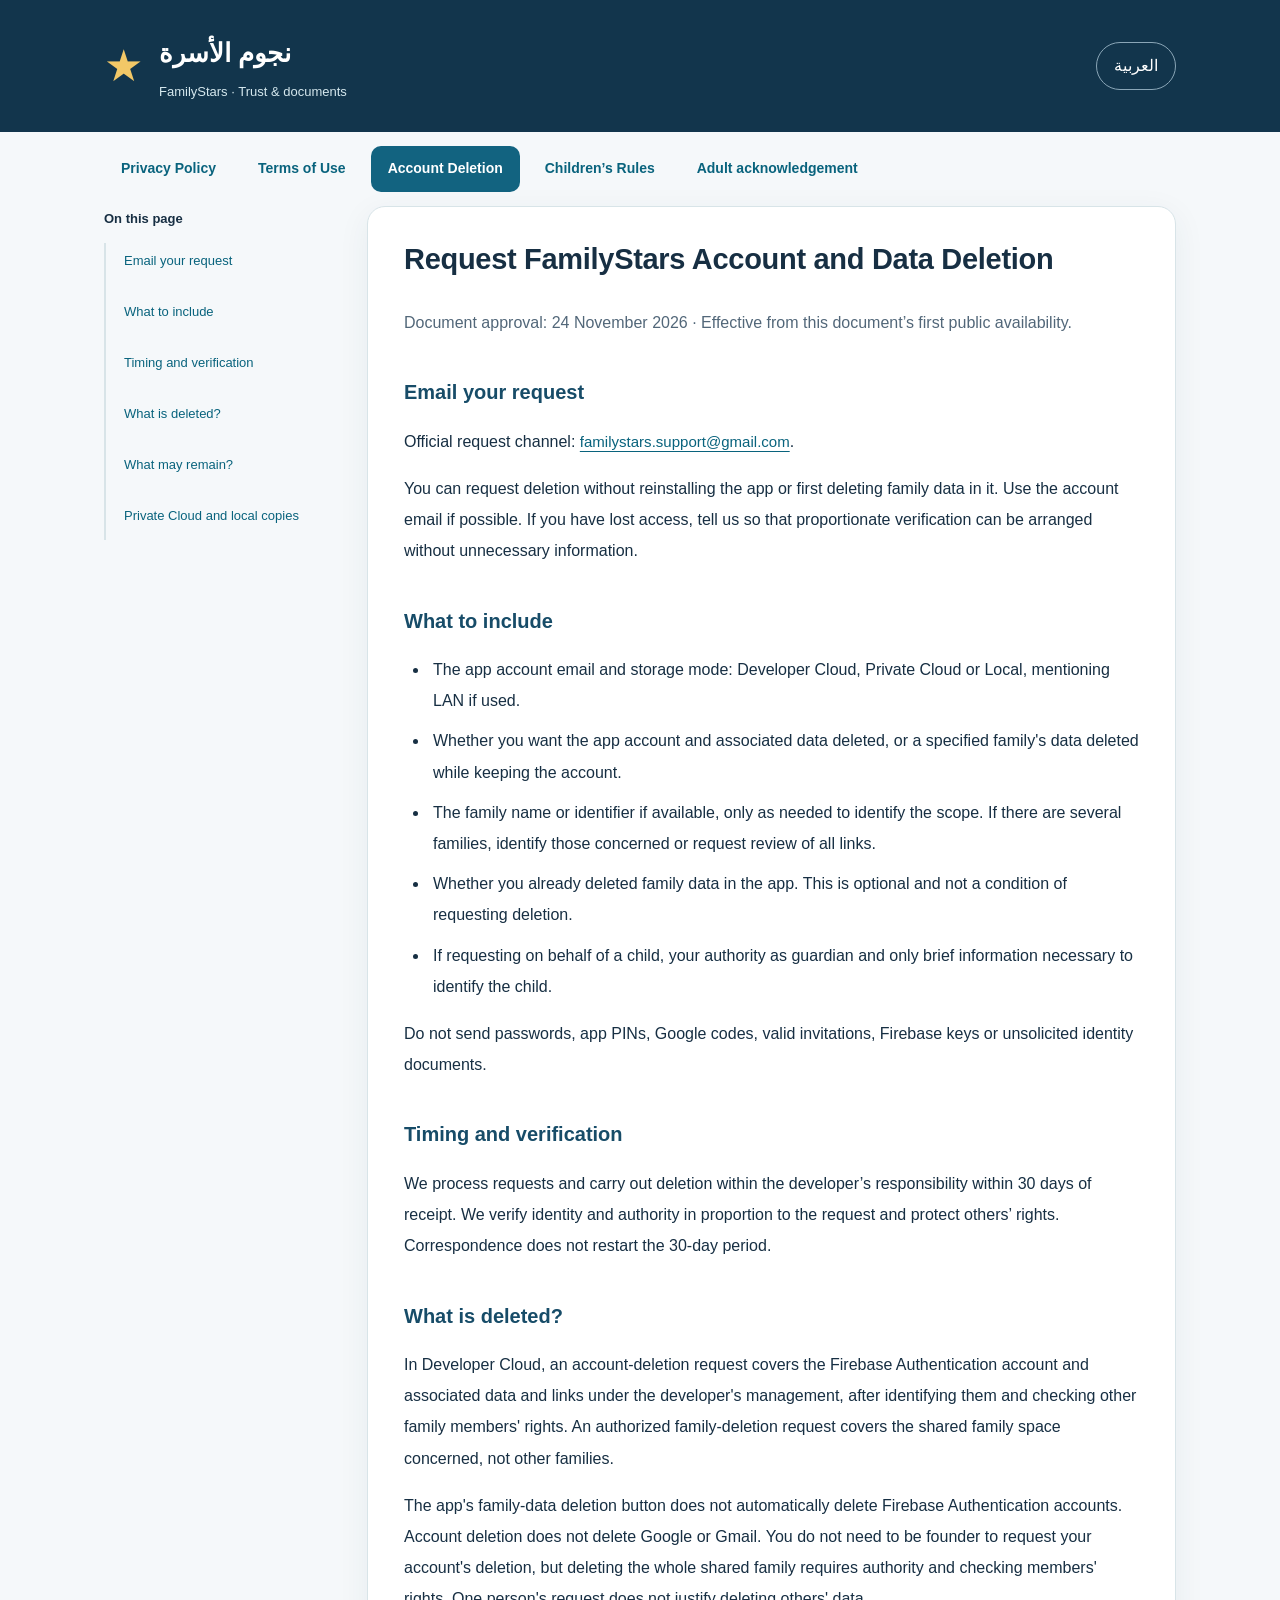
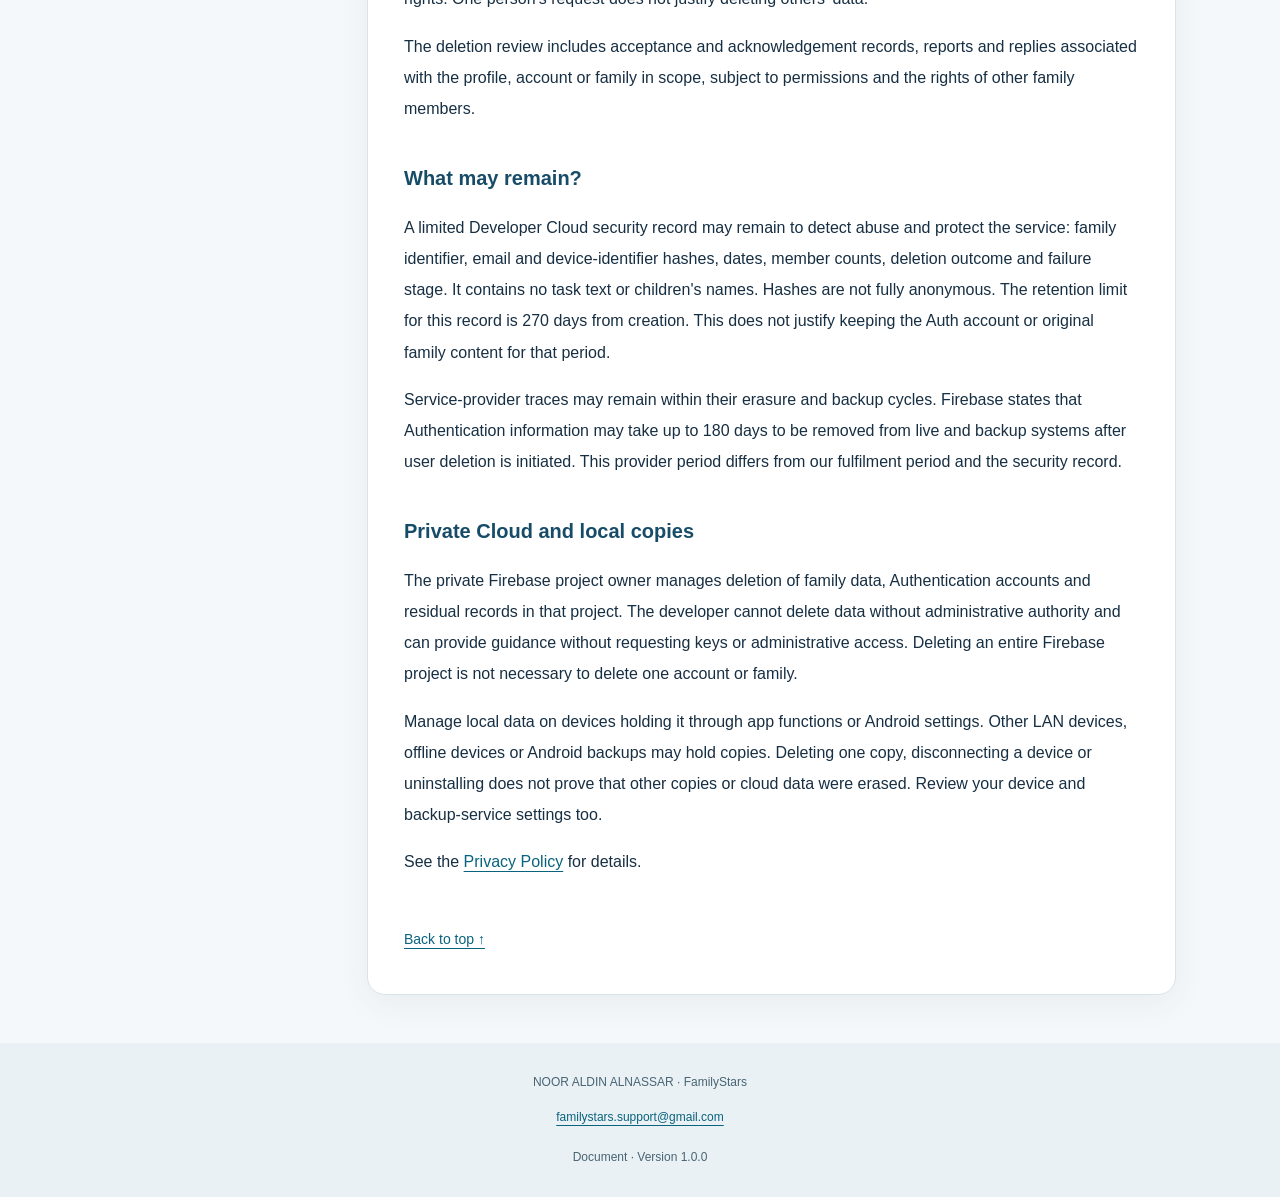
<file: delete-account-en.html>
<!doctype html>
<html lang="en" dir="ltr">
<head>
<meta charset="utf-8">
<meta name="viewport" content="width=device-width, initial-scale=1">
<meta name="referrer" content="no-referrer">
<meta http-equiv="Content-Security-Policy" content="default-src 'none'; style-src 'self'; img-src 'self'; base-uri 'none'; form-action 'none'; object-src 'none'">
<meta name="description" content="Account Deletion — FamilyStars | نجوم الأسرة">
<title>Account Deletion | FamilyStars</title>
<link rel="stylesheet" href="styles.css">
</head>
<body>
<a class="skip" href="#main">Skip to content</a>
<header class="masthead"><div class="header-inner">
<div class="brand"><span class="star" aria-hidden="true">★</span><div><span class="brand-title">نجوم الأسرة</span><span class="brand-sub" lang="en" dir="ltr">FamilyStars · Trust & documents</span></div></div>
<a class="language" href="delete-account.html" lang="ar" hreflang="ar">العربية</a>
</div></header>
<nav class="navigation" aria-label="Pages"><a href="index-en.html">Privacy Policy</a><a href="terms-en.html">Terms of Use</a><a href="delete-account-en.html" aria-current="page">Account Deletion</a><a href="kids-en.html">Children’s Rules</a><a href="adult-profile-en.html">Adult acknowledgement</a></nav>
<div class="layout"><aside aria-label="On this page"><div class="toc"><p>On this page</p><ol><li><a href="#section-2">Email your request</a></li><li><a href="#section-3">What to include</a></li><li><a href="#section-4">Timing and verification</a></li><li><a href="#section-5">What is deleted?</a></li><li><a href="#section-6">What may remain?</a></li><li><a href="#section-7">Private Cloud and local copies</a></li></ol></div></aside>
<main id="main" tabindex="-1"><article><h1 id="section-1">Request FamilyStars Account and Data Deletion</h1>
<p class="document-dates">Document approval: <time datetime="2026-11-24">24 November 2026</time> · <span data-effective-date>Effective from this document’s first public availability.</span></p>
<h2 id="section-2">Email your request</h2>
<p>Official request channel: <a href="mailto:familystars.support@gmail.com?subject=FamilyStars%20account%20and%20data%20deletion">familystars.support@gmail.com</a>.</p>
<p>You can request deletion without reinstalling the app or first deleting family data in it. Use the account email if possible. If you have lost access, tell us so that proportionate verification can be arranged without unnecessary information.</p>
<h2 id="section-3">What to include</h2>
<ul>
<li>The app account email and storage mode: Developer Cloud, Private Cloud or Local, mentioning LAN if used.</li>
<li>Whether you want the app account and associated data deleted, or a specified family&#x27;s data deleted while keeping the account.</li>
<li>The family name or identifier if available, only as needed to identify the scope. If there are several families, identify those concerned or request review of all links.</li>
<li>Whether you already deleted family data in the app. This is optional and not a condition of requesting deletion.</li>
<li>If requesting on behalf of a child, your authority as guardian and only brief information necessary to identify the child.</li>
</ul>
<p>Do not send passwords, app PINs, Google codes, valid invitations, Firebase keys or unsolicited identity documents.</p>
<h2 id="section-4">Timing and verification</h2>
<p>We process requests and carry out deletion within the developer’s responsibility within 30 days of receipt. We verify identity and authority in proportion to the request and protect others’ rights. Correspondence does not restart the 30-day period.</p>
<h2 id="section-5">What is deleted?</h2>
<p>In Developer Cloud, an account-deletion request covers the Firebase Authentication account and associated data and links under the developer&#x27;s management, after identifying them and checking other family members&#x27; rights. An authorized family-deletion request covers the shared family space concerned, not other families.</p>
<p>The app&#x27;s family-data deletion button does not automatically delete Firebase Authentication accounts. Account deletion does not delete Google or Gmail. You do not need to be founder to request your account&#x27;s deletion, but deleting the whole shared family requires authority and checking members&#x27; rights. One person&#x27;s request does not justify deleting others&#x27; data.</p>
<p>The deletion review includes acceptance and acknowledgement records, reports and replies associated with the profile, account or family in scope, subject to permissions and the rights of other family members.</p>
<h2 id="section-6">What may remain?</h2>
<p>A limited Developer Cloud security record may remain to detect abuse and protect the service: family identifier, email and device-identifier hashes, dates, member counts, deletion outcome and failure stage. It contains no task text or children&#x27;s names. Hashes are not fully anonymous. The retention limit for this record is 270 days from creation. This does not justify keeping the Auth account or original family content for that period.</p>
<p>Service-provider traces may remain within their erasure and backup cycles. Firebase states that Authentication information may take up to 180 days to be removed from live and backup systems after user deletion is initiated. This provider period differs from our fulfilment period and the security record.</p>
<h2 id="section-7">Private Cloud and local copies</h2>
<p>The private Firebase project owner manages deletion of family data, Authentication accounts and residual records in that project. The developer cannot delete data without administrative authority and can provide guidance without requesting keys or administrative access. Deleting an entire Firebase project is not necessary to delete one account or family.</p>
<p>Manage local data on devices holding it through app functions or Android settings. Other LAN devices, offline devices or Android backups may hold copies. Deleting one copy, disconnecting a device or uninstalling does not prove that other copies or cloud data were erased. Review your device and backup-service settings too.</p>
<p>See the <a href="index-en.html">Privacy Policy</a> for details.</p></article><a class="back-top" href="#main">Back to top ↑</a></main></div>
<footer><p><bdi>NOOR ALDIN ALNASSAR</bdi> · <bdi>FamilyStars</bdi></p><p><a href="mailto:familystars.support@gmail.com" dir="ltr">familystars.support@gmail.com</a></p><p>Document · Version 1.0.0</p></footer>
</body></html>
</file>
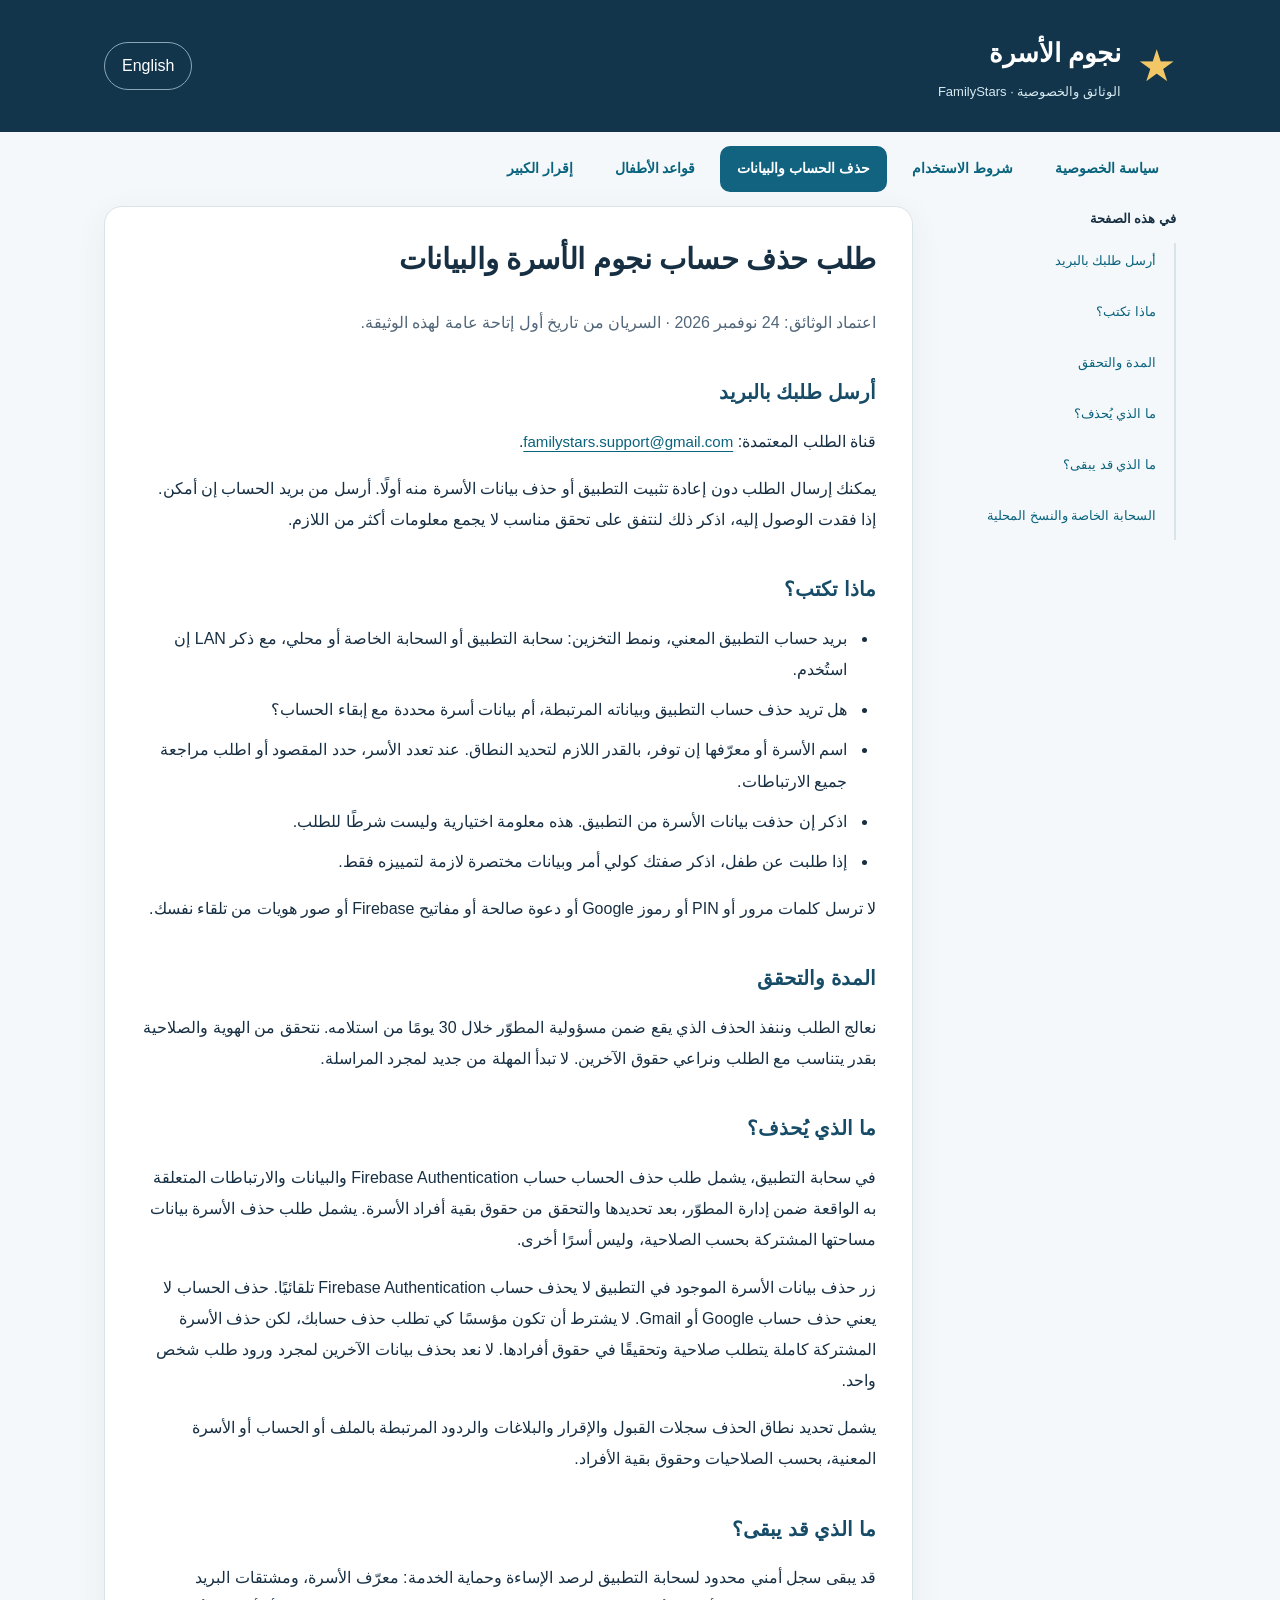
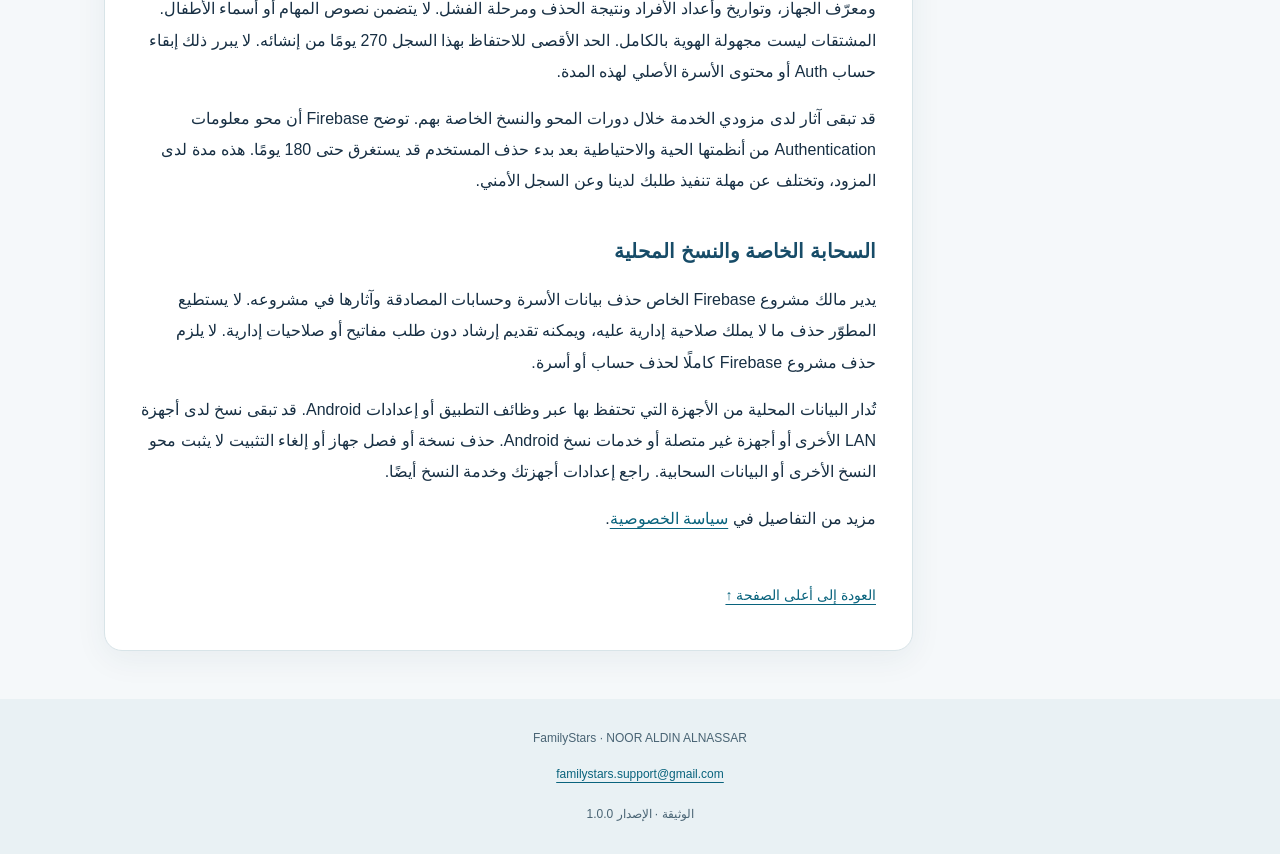
<file: delete-account.html>
<!doctype html>
<html lang="ar" dir="rtl">
<head>
<meta charset="utf-8">
<meta name="viewport" content="width=device-width, initial-scale=1">
<meta name="referrer" content="no-referrer">
<meta http-equiv="Content-Security-Policy" content="default-src 'none'; style-src 'self'; img-src 'self'; base-uri 'none'; form-action 'none'; object-src 'none'">
<meta name="description" content="حذف الحساب والبيانات — FamilyStars | نجوم الأسرة">
<title>حذف الحساب والبيانات | FamilyStars</title>
<link rel="stylesheet" href="styles.css">
</head>
<body>
<a class="skip" href="#main">انتقل إلى المحتوى</a>
<header class="masthead"><div class="header-inner">
<div class="brand"><span class="star" aria-hidden="true">★</span><div><span class="brand-title">نجوم الأسرة</span><span class="brand-sub" lang="en" dir="ltr">FamilyStars · الوثائق والخصوصية</span></div></div>
<a class="language" href="delete-account-en.html" lang="en" hreflang="en">English</a>
</div></header>
<nav class="navigation" aria-label="الصفحات"><a href="index.html">سياسة الخصوصية</a><a href="terms.html">شروط الاستخدام</a><a href="delete-account.html" aria-current="page">حذف الحساب والبيانات</a><a href="kids.html">قواعد الأطفال</a><a href="adult-profile.html">إقرار الكبير</a></nav>
<div class="layout"><aside aria-label="في هذه الصفحة"><div class="toc"><p>في هذه الصفحة</p><ol><li><a href="#section-2">أرسل طلبك بالبريد</a></li><li><a href="#section-3">ماذا تكتب؟</a></li><li><a href="#section-4">المدة والتحقق</a></li><li><a href="#section-5">ما الذي يُحذف؟</a></li><li><a href="#section-6">ما الذي قد يبقى؟</a></li><li><a href="#section-7">السحابة الخاصة والنسخ المحلية</a></li></ol></div></aside>
<main id="main" tabindex="-1"><article><h1 id="section-1">طلب حذف حساب نجوم الأسرة والبيانات</h1>
<p class="document-dates">اعتماد الوثائق: <time datetime="2026-11-24">24 نوفمبر 2026</time> · <span data-effective-date>السريان من تاريخ أول إتاحة عامة لهذه الوثيقة.</span></p>
<h2 id="section-2">أرسل طلبك بالبريد</h2>
<p>قناة الطلب المعتمدة: <a href="mailto:familystars.support@gmail.com?subject=FamilyStars%20account%20and%20data%20deletion">familystars.support@gmail.com</a>.</p>
<p>يمكنك إرسال الطلب دون إعادة تثبيت التطبيق أو حذف بيانات الأسرة منه أولًا. أرسل من بريد الحساب إن أمكن. إذا فقدت الوصول إليه، اذكر ذلك لنتفق على تحقق مناسب لا يجمع معلومات أكثر من اللازم.</p>
<h2 id="section-3">ماذا تكتب؟</h2>
<ul>
<li>بريد حساب التطبيق المعني، ونمط التخزين: سحابة التطبيق أو السحابة الخاصة أو محلي، مع ذكر LAN إن استُخدم.</li>
<li>هل تريد حذف حساب التطبيق وبياناته المرتبطة، أم بيانات أسرة محددة مع إبقاء الحساب؟</li>
<li>اسم الأسرة أو معرّفها إن توفر، بالقدر اللازم لتحديد النطاق. عند تعدد الأسر، حدد المقصود أو اطلب مراجعة جميع الارتباطات.</li>
<li>اذكر إن حذفت بيانات الأسرة من التطبيق. هذه معلومة اختيارية وليست شرطًا للطلب.</li>
<li>إذا طلبت عن طفل، اذكر صفتك كولي أمر وبيانات مختصرة لازمة لتمييزه فقط.</li>
</ul>
<p>لا ترسل كلمات مرور أو PIN أو رموز Google أو دعوة صالحة أو مفاتيح Firebase أو صور هويات من تلقاء نفسك.</p>
<h2 id="section-4">المدة والتحقق</h2>
<p>نعالج الطلب وننفذ الحذف الذي يقع ضمن مسؤولية المطوّر خلال 30 يومًا من استلامه. نتحقق من الهوية والصلاحية بقدر يتناسب مع الطلب ونراعي حقوق الآخرين. لا تبدأ المهلة من جديد لمجرد المراسلة.</p>
<h2 id="section-5">ما الذي يُحذف؟</h2>
<p>في سحابة التطبيق، يشمل طلب حذف الحساب حساب Firebase Authentication والبيانات والارتباطات المتعلقة به الواقعة ضمن إدارة المطوّر، بعد تحديدها والتحقق من حقوق بقية أفراد الأسرة. يشمل طلب حذف الأسرة بيانات مساحتها المشتركة بحسب الصلاحية، وليس أسرًا أخرى.</p>
<p>زر حذف بيانات الأسرة الموجود في التطبيق لا يحذف حساب Firebase Authentication تلقائيًا. حذف الحساب لا يعني حذف حساب Google أو Gmail. لا يشترط أن تكون مؤسسًا كي تطلب حذف حسابك، لكن حذف الأسرة المشتركة كاملة يتطلب صلاحية وتحقيقًا في حقوق أفرادها. لا نعد بحذف بيانات الآخرين لمجرد ورود طلب شخص واحد.</p>
<p>يشمل تحديد نطاق الحذف سجلات القبول والإقرار والبلاغات والردود المرتبطة بالملف أو الحساب أو الأسرة المعنية، بحسب الصلاحيات وحقوق بقية الأفراد.</p>
<h2 id="section-6">ما الذي قد يبقى؟</h2>
<p>قد يبقى سجل أمني محدود لسحابة التطبيق لرصد الإساءة وحماية الخدمة: معرّف الأسرة، ومشتقات البريد ومعرّف الجهاز، وتواريخ وأعداد الأفراد ونتيجة الحذف ومرحلة الفشل. لا يتضمن نصوص المهام أو أسماء الأطفال. المشتقات ليست مجهولة الهوية بالكامل. الحد الأقصى للاحتفاظ بهذا السجل 270 يومًا من إنشائه. لا يبرر ذلك إبقاء حساب Auth أو محتوى الأسرة الأصلي لهذه المدة.</p>
<p>قد تبقى آثار لدى مزودي الخدمة خلال دورات المحو والنسخ الخاصة بهم. توضح Firebase أن محو معلومات Authentication من أنظمتها الحية والاحتياطية بعد بدء حذف المستخدم قد يستغرق حتى 180 يومًا. هذه مدة لدى المزود، وتختلف عن مهلة تنفيذ طلبك لدينا وعن السجل الأمني.</p>
<h2 id="section-7">السحابة الخاصة والنسخ المحلية</h2>
<p>يدير مالك مشروع Firebase الخاص حذف بيانات الأسرة وحسابات المصادقة وآثارها في مشروعه. لا يستطيع المطوّر حذف ما لا يملك صلاحية إدارية عليه، ويمكنه تقديم إرشاد دون طلب مفاتيح أو صلاحيات إدارية. لا يلزم حذف مشروع Firebase كاملًا لحذف حساب أو أسرة.</p>
<p>تُدار البيانات المحلية من الأجهزة التي تحتفظ بها عبر وظائف التطبيق أو إعدادات Android. قد تبقى نسخ لدى أجهزة LAN الأخرى أو أجهزة غير متصلة أو خدمات نسخ Android. حذف نسخة أو فصل جهاز أو إلغاء التثبيت لا يثبت محو النسخ الأخرى أو البيانات السحابية. راجع إعدادات أجهزتك وخدمة النسخ أيضًا.</p>
<p>مزيد من التفاصيل في <a href="index.html">سياسة الخصوصية</a>.</p></article><a class="back-top" href="#main">العودة إلى أعلى الصفحة ↑</a></main></div>
<footer><p><bdi>NOOR ALDIN ALNASSAR</bdi> · <bdi>FamilyStars</bdi></p><p><a href="mailto:familystars.support@gmail.com" dir="ltr">familystars.support@gmail.com</a></p><p>الوثيقة · الإصدار 1.0.0</p></footer>
</body></html>
</file>
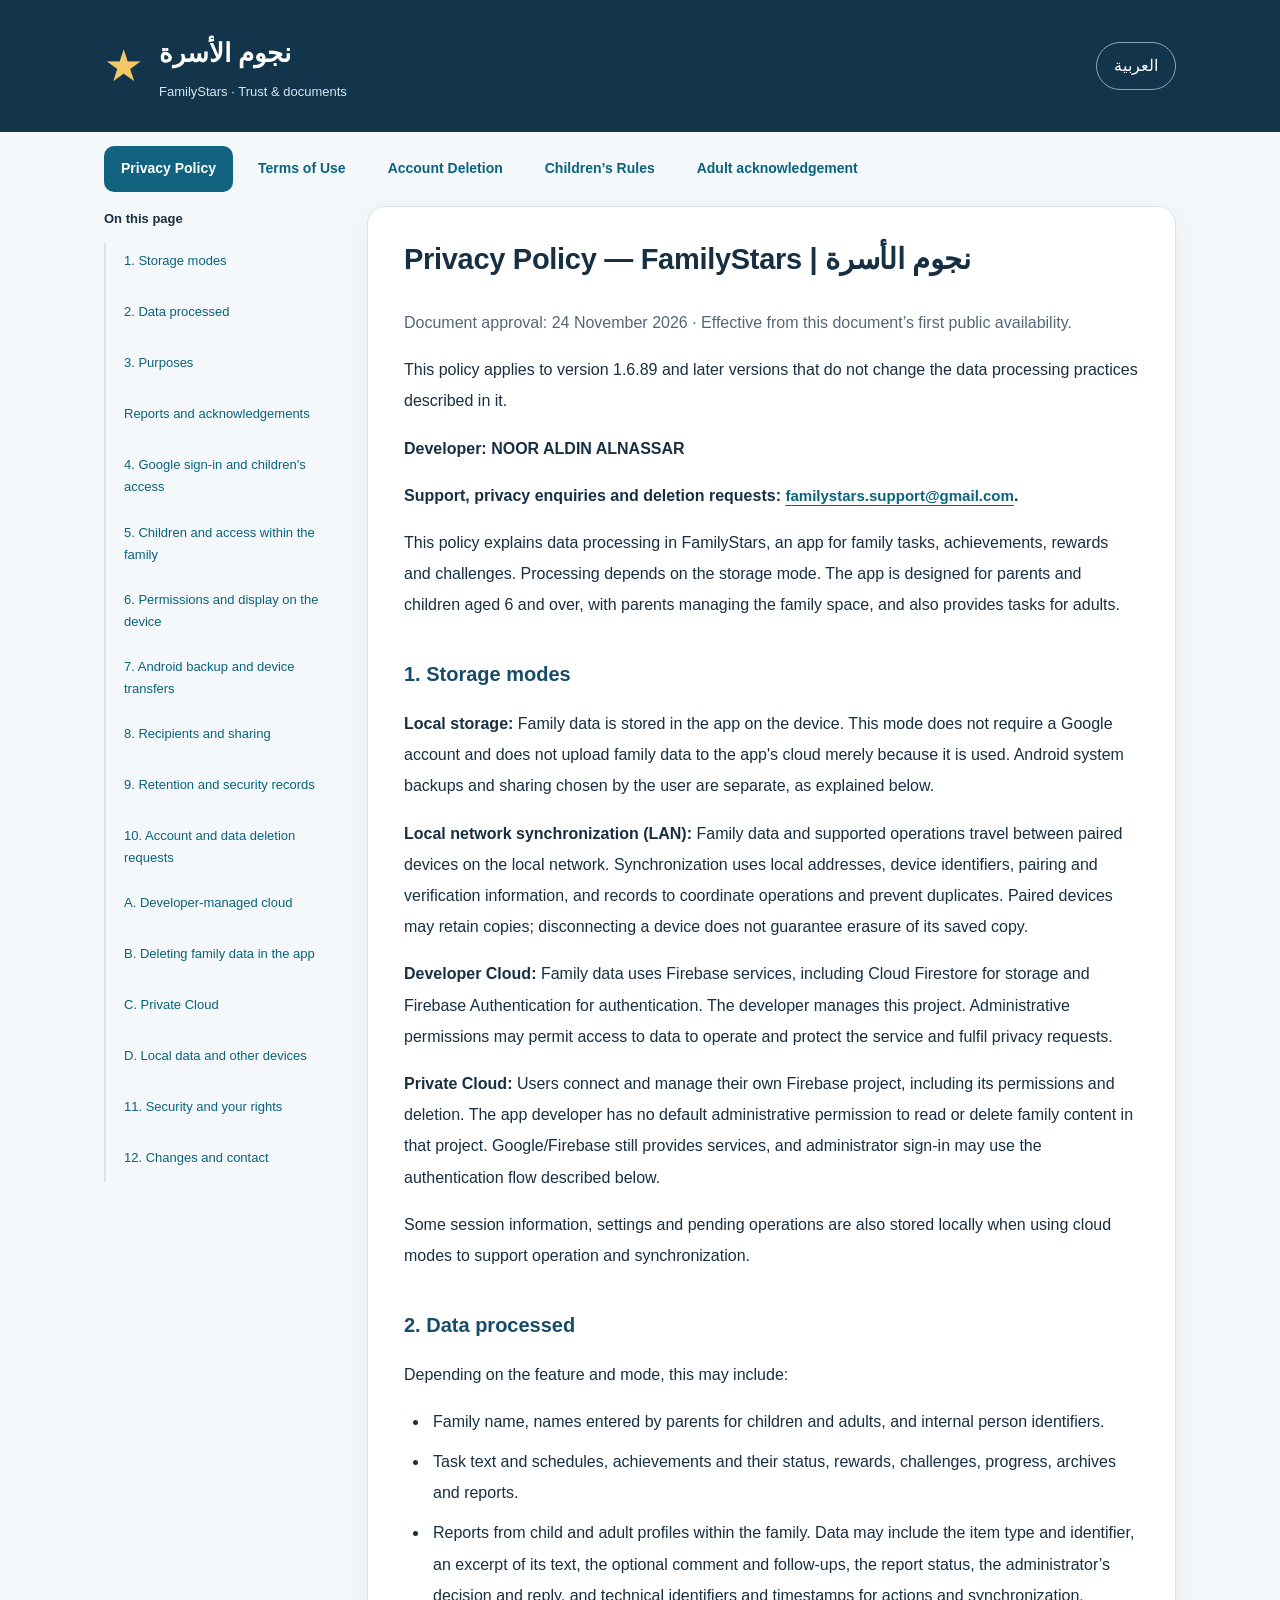
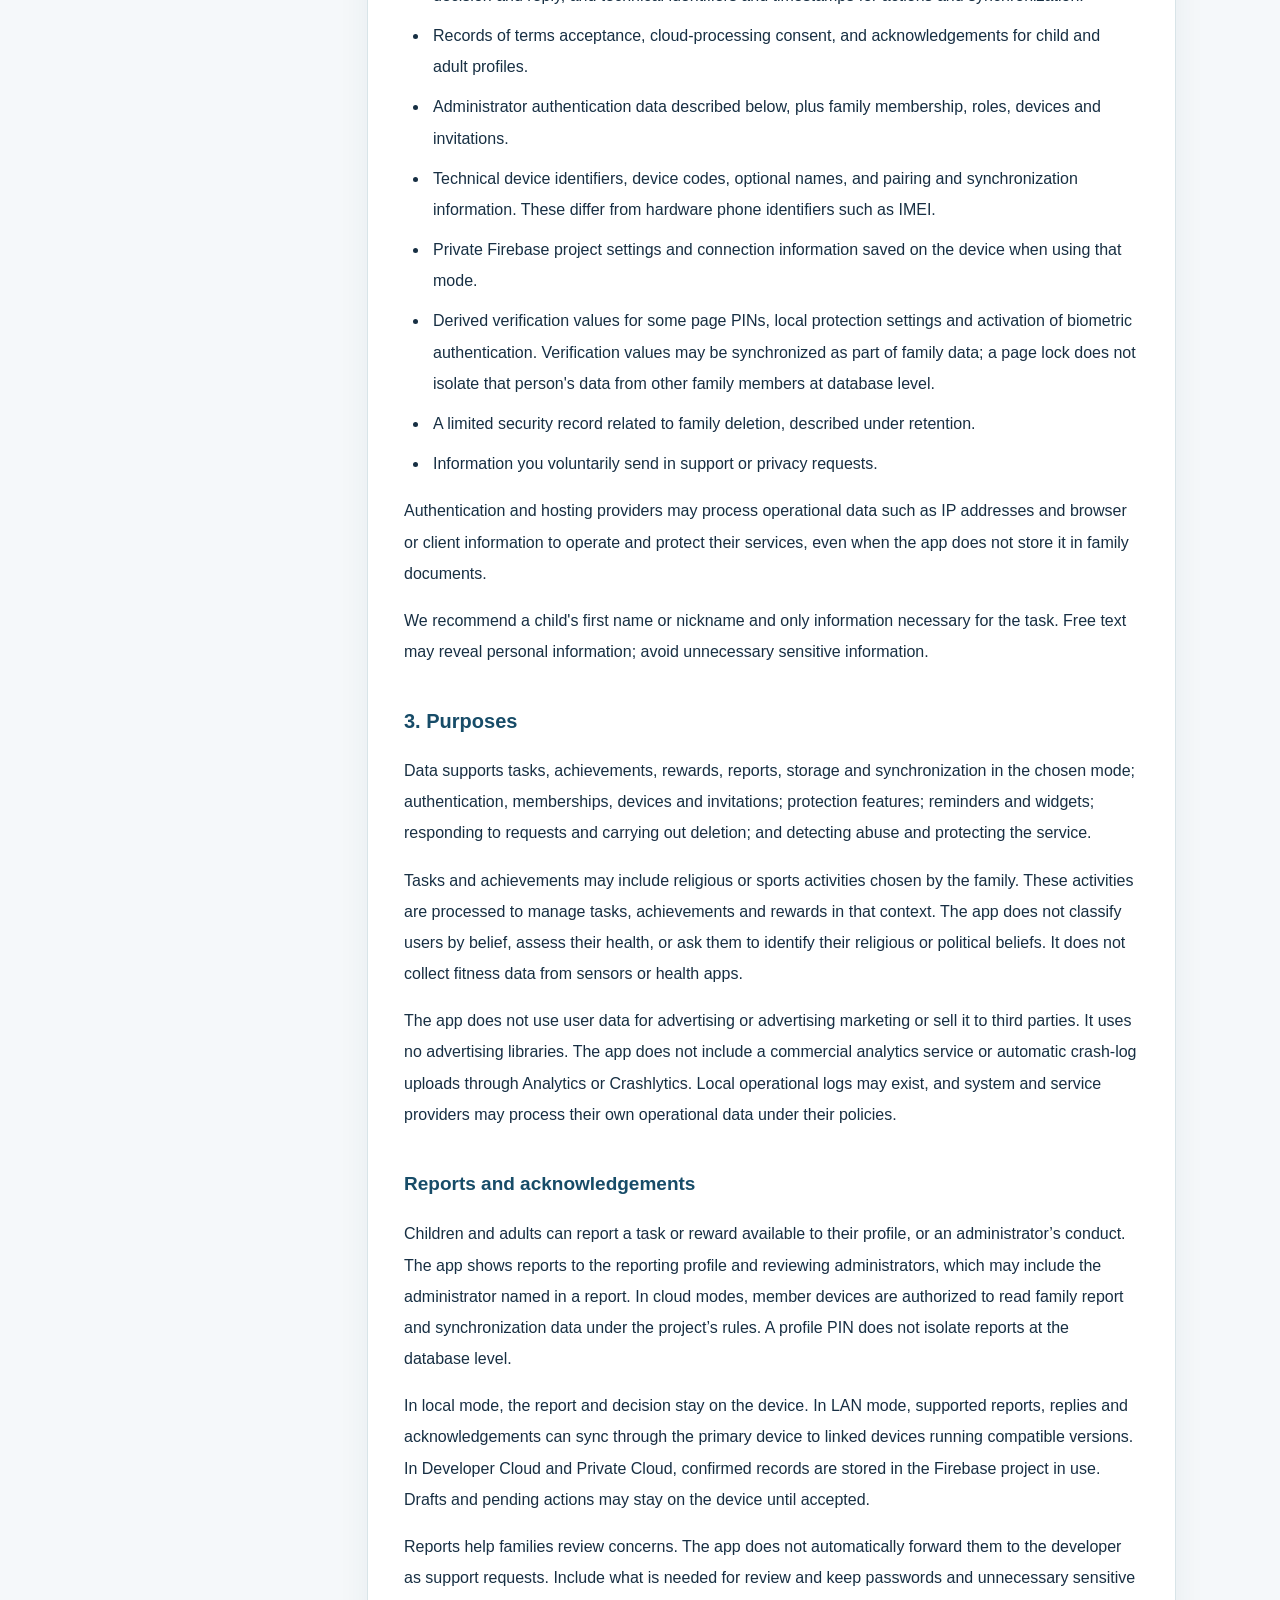
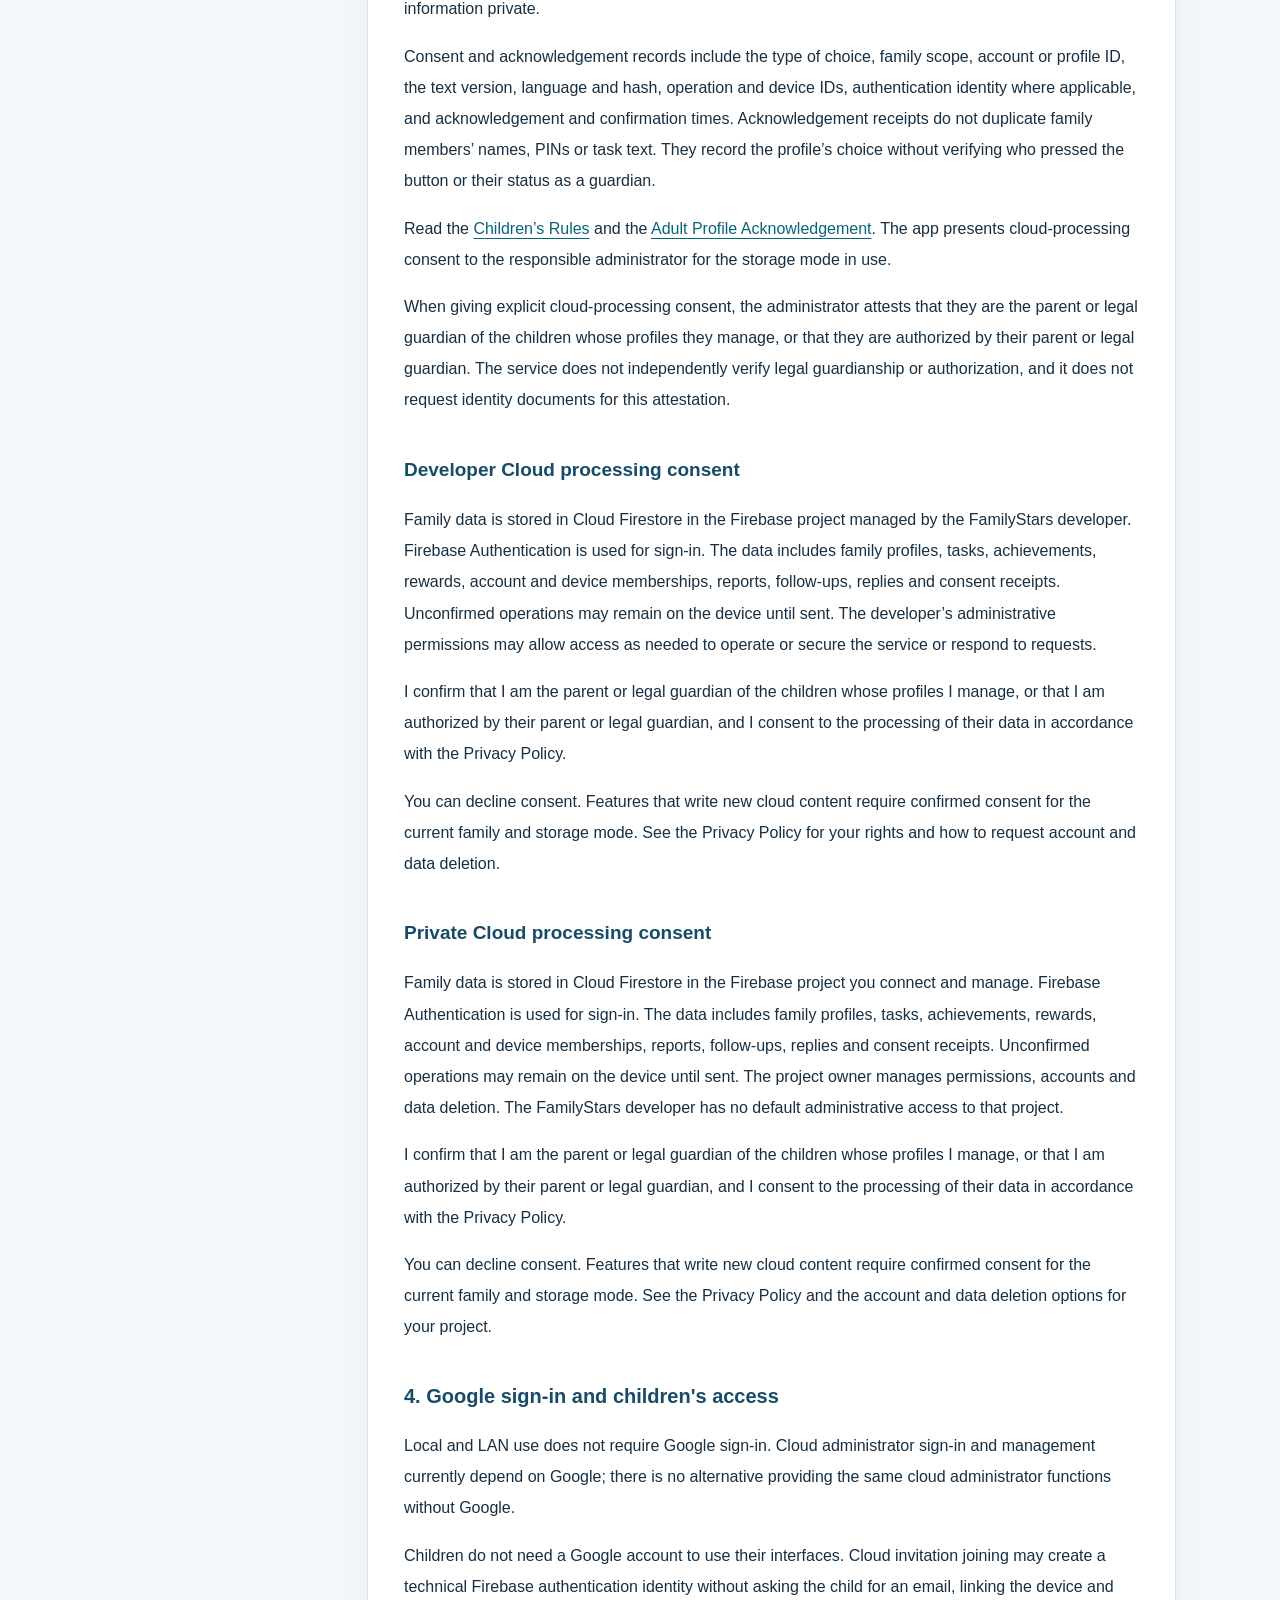
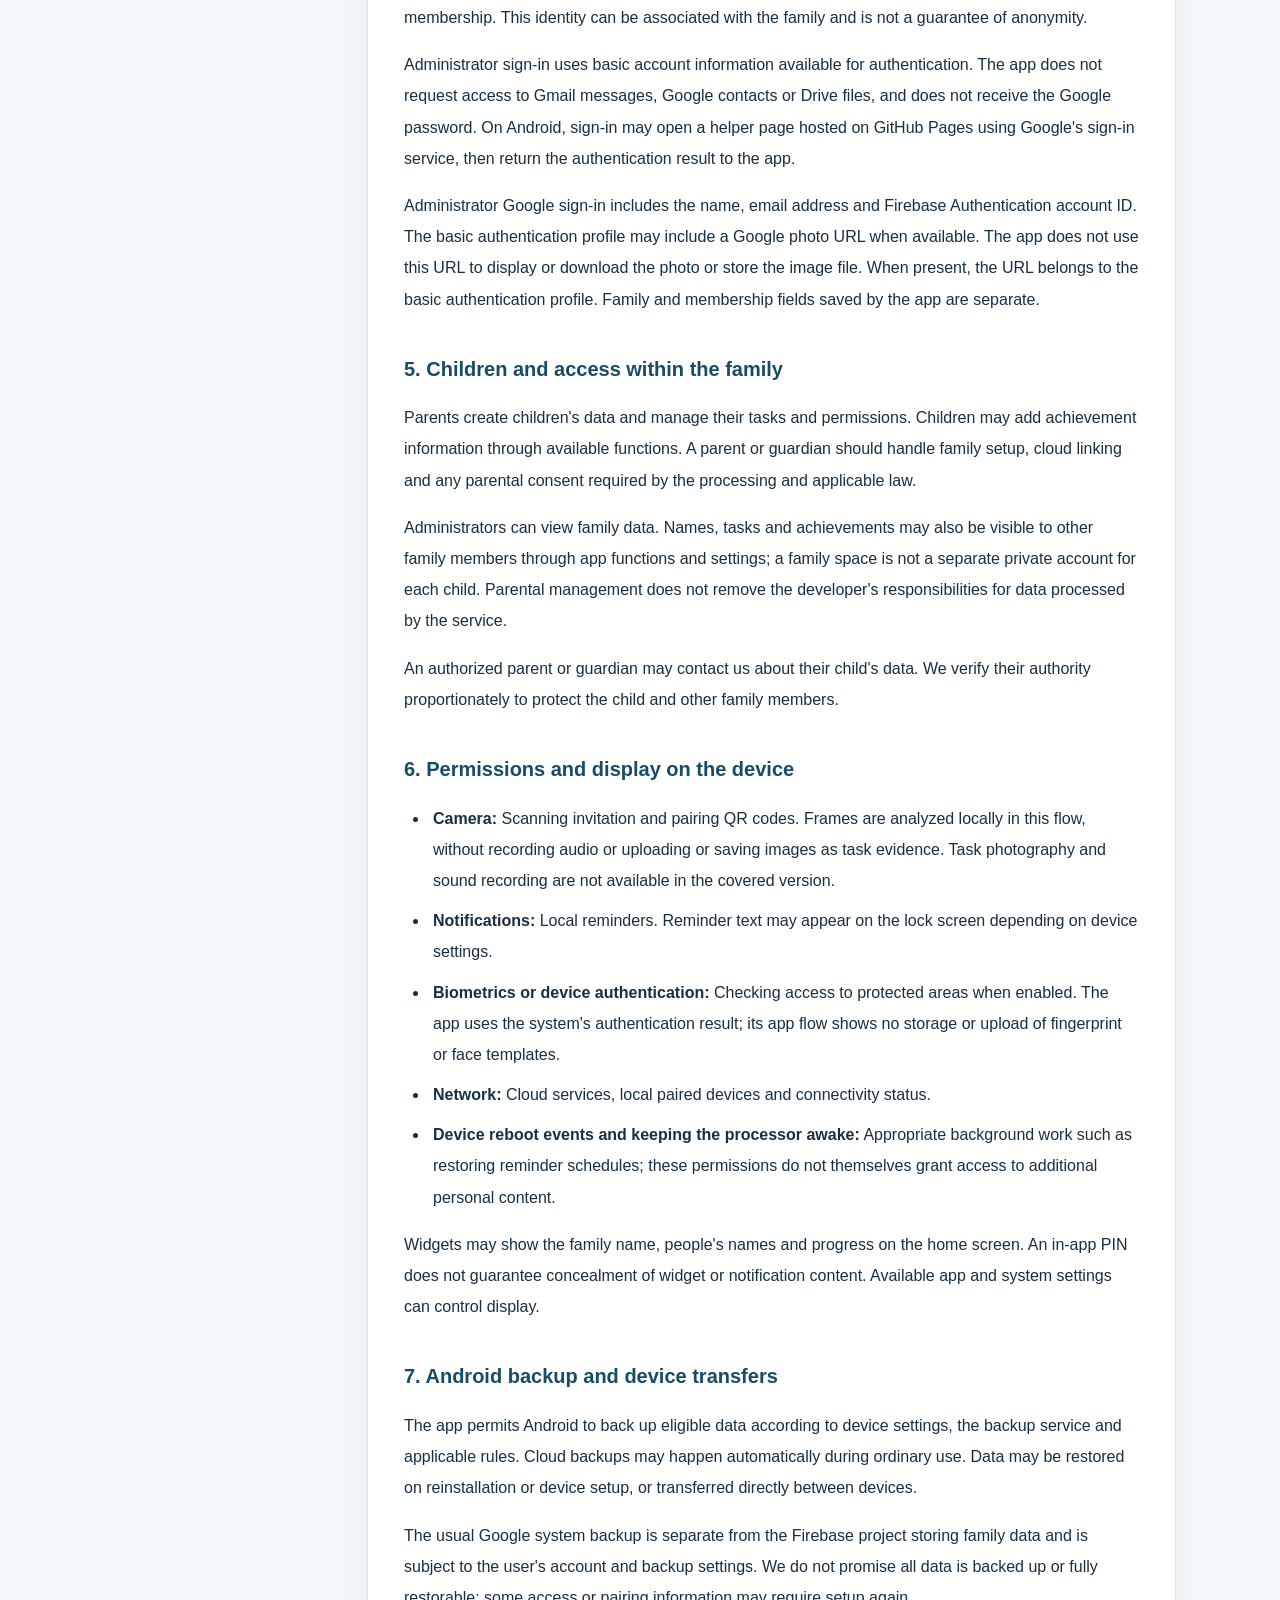
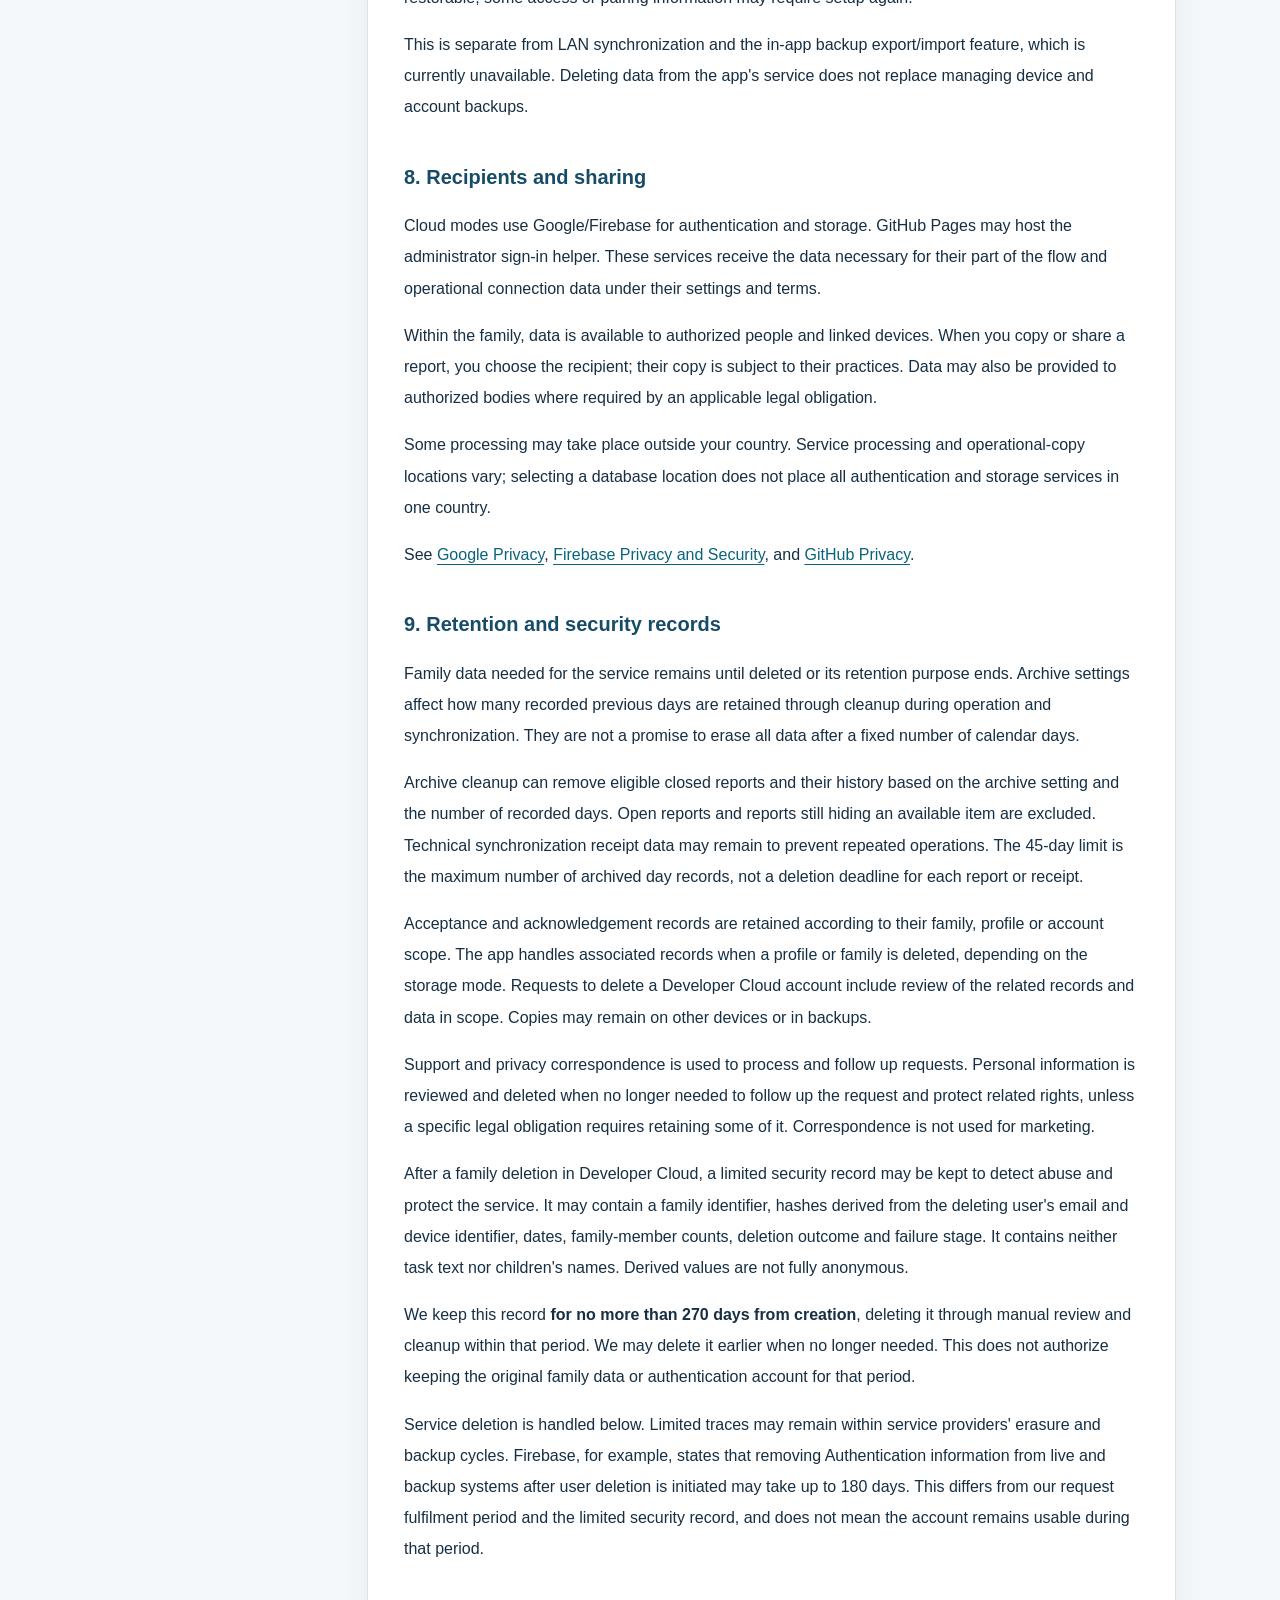
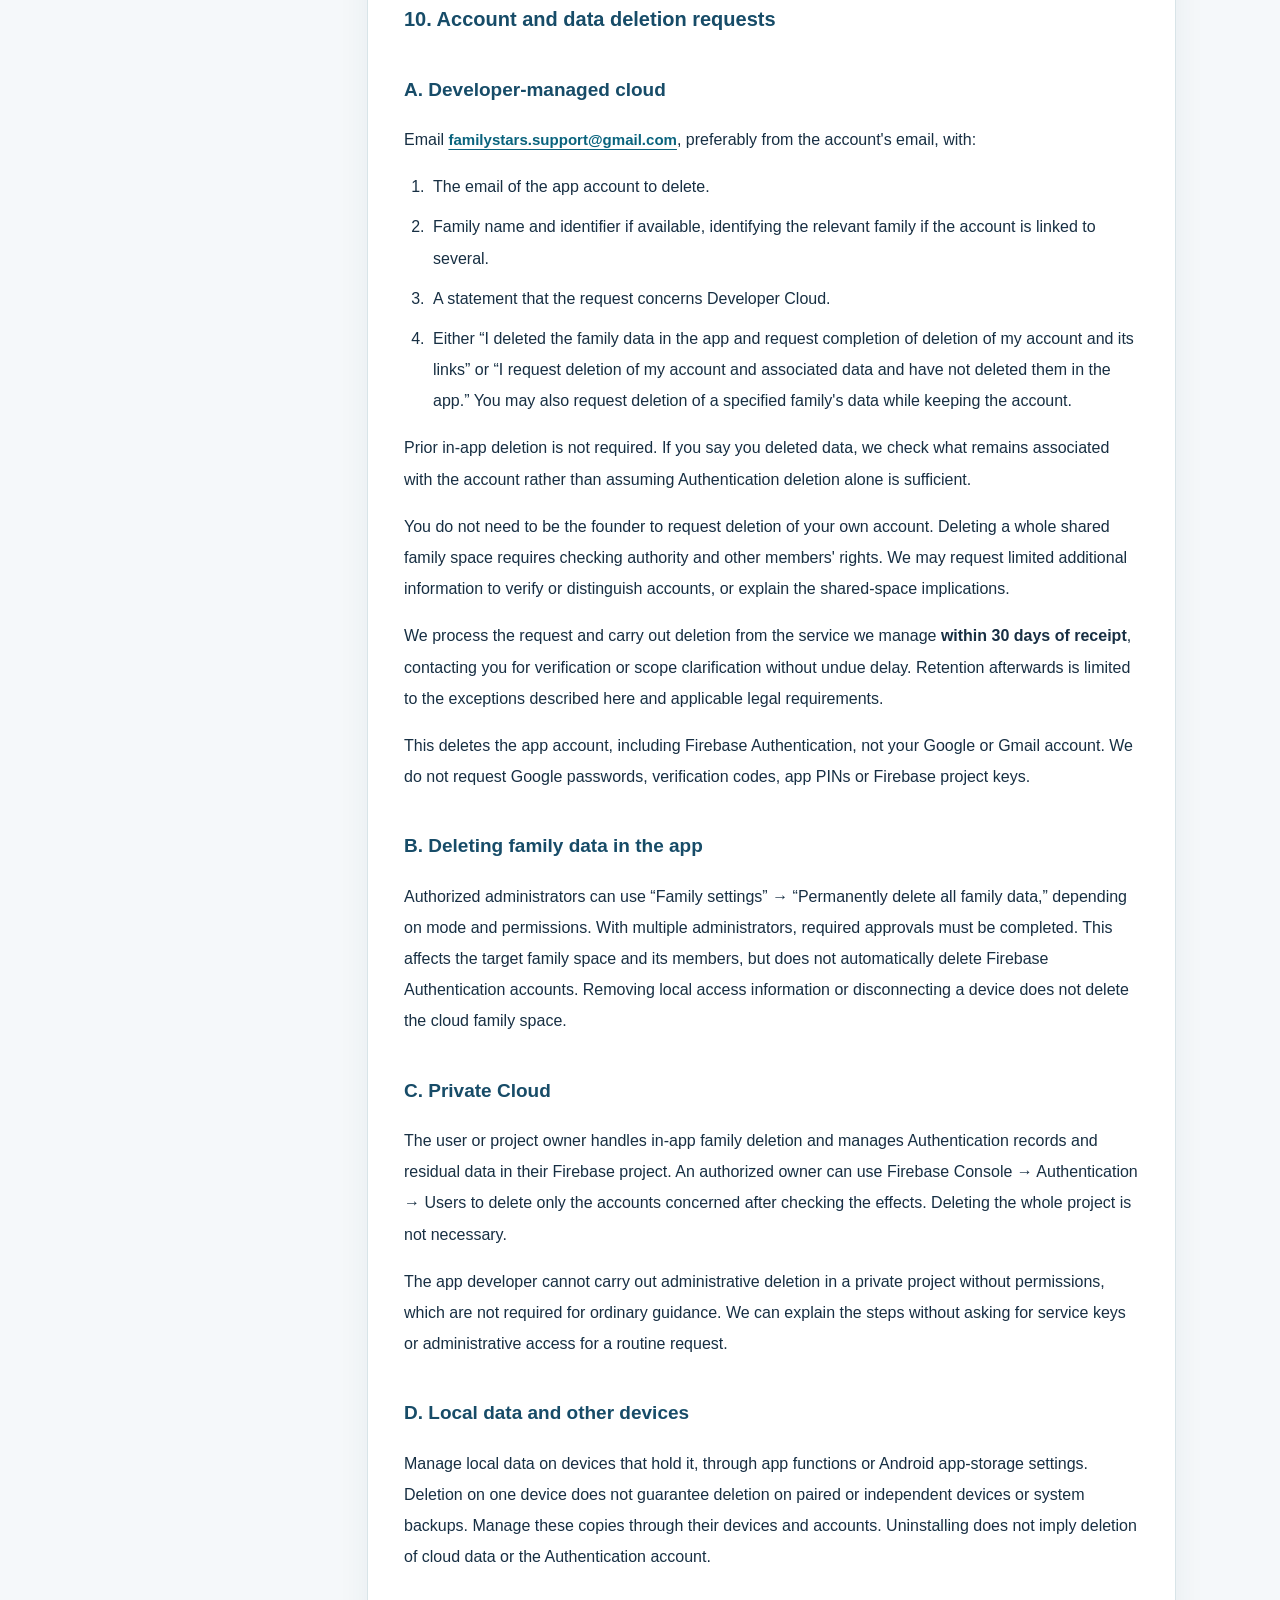
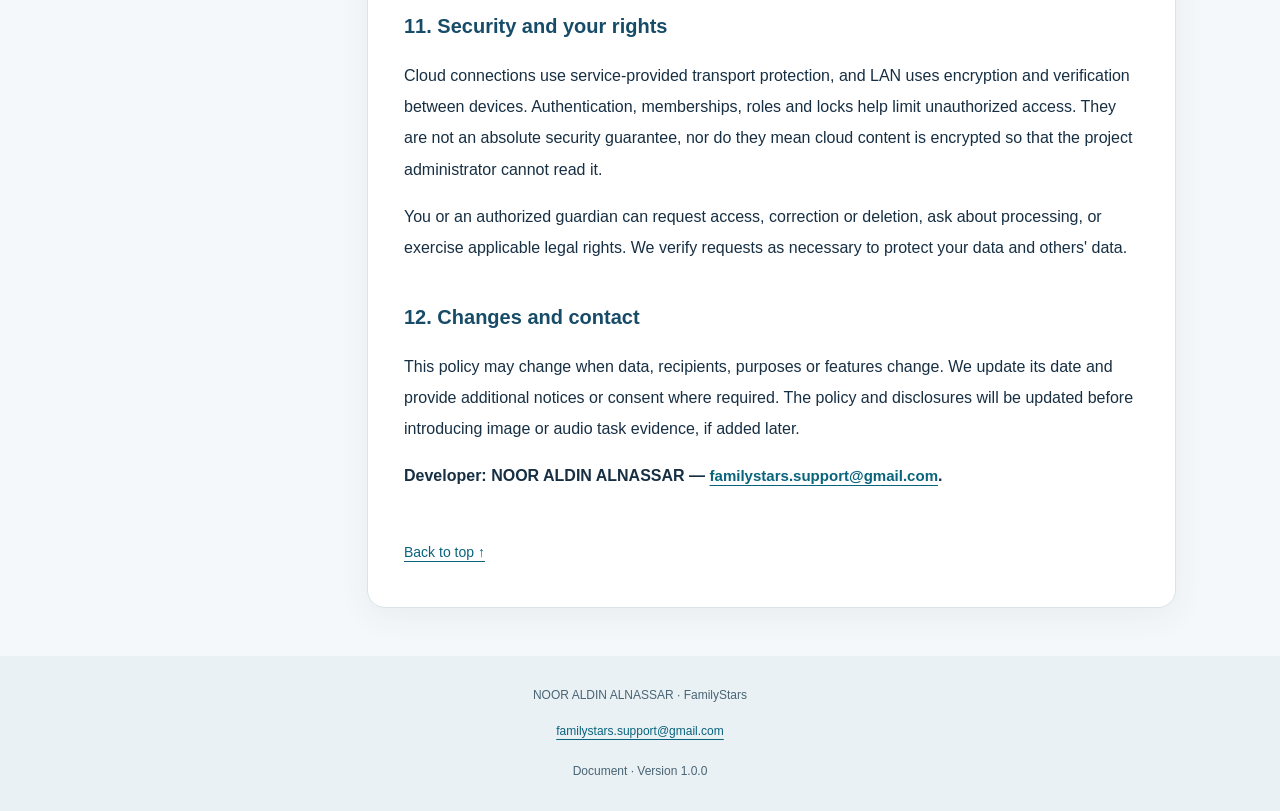
<file: index-en.html>
<!doctype html>
<html lang="en" dir="ltr">
<head>
<meta charset="utf-8">
<meta name="viewport" content="width=device-width, initial-scale=1">
<meta name="referrer" content="no-referrer">
<meta http-equiv="Content-Security-Policy" content="default-src 'none'; style-src 'self'; img-src 'self'; base-uri 'none'; form-action 'none'; object-src 'none'">
<meta name="description" content="Privacy Policy — FamilyStars | نجوم الأسرة">
<title>Privacy Policy | FamilyStars</title>
<link rel="stylesheet" href="styles.css">
</head>
<body>
<a class="skip" href="#main">Skip to content</a>
<header class="masthead"><div class="header-inner">
<div class="brand"><span class="star" aria-hidden="true">★</span><div><span class="brand-title">نجوم الأسرة</span><span class="brand-sub" lang="en" dir="ltr">FamilyStars · Trust & documents</span></div></div>
<a class="language" href="index.html" lang="ar" hreflang="ar">العربية</a>
</div></header>
<nav class="navigation" aria-label="Pages"><a href="index-en.html" aria-current="page">Privacy Policy</a><a href="terms-en.html">Terms of Use</a><a href="delete-account-en.html">Account Deletion</a><a href="kids-en.html">Children’s Rules</a><a href="adult-profile-en.html">Adult acknowledgement</a></nav>
<div class="layout"><aside aria-label="On this page"><div class="toc"><p>On this page</p><ol><li><a href="#section-2">1. Storage modes</a></li><li><a href="#section-3">2. Data processed</a></li><li><a href="#section-4">3. Purposes</a></li><li><a href="#reports-and-acknowledgements">Reports and acknowledgements</a></li><li><a href="#section-5">4. Google sign-in and children&#x27;s access</a></li><li><a href="#section-6">5. Children and access within the family</a></li><li><a href="#section-7">6. Permissions and display on the device</a></li><li><a href="#section-8">7. Android backup and device transfers</a></li><li><a href="#section-9">8. Recipients and sharing</a></li><li><a href="#section-10">9. Retention and security records</a></li><li><a href="#section-11">10. Account and data deletion requests</a></li><li><a href="#section-12">A. Developer-managed cloud</a></li><li><a href="#section-13">B. Deleting family data in the app</a></li><li><a href="#section-14">C. Private Cloud</a></li><li><a href="#section-15">D. Local data and other devices</a></li><li><a href="#section-16">11. Security and your rights</a></li><li><a href="#section-17">12. Changes and contact</a></li></ol></div></aside>
<main id="main" tabindex="-1"><article><h1 id="section-1">Privacy Policy — FamilyStars | نجوم الأسرة</h1>
<p class="document-dates">Document approval: <time datetime="2026-11-24">24 November 2026</time> · <span data-effective-date>Effective from this document’s first public availability.</span></p>
<p>This policy applies to version 1.6.89 and later versions that do not change the data processing practices described in it.</p>
<p><strong>Developer: NOOR ALDIN ALNASSAR</strong></p>
<p><strong>Support, privacy enquiries and deletion requests: <a href="mailto:familystars.support@gmail.com">familystars.support@gmail.com</a>.</strong></p>
<p>This policy explains data processing in FamilyStars, an app for family tasks, achievements, rewards and challenges. Processing depends on the storage mode. The app is designed for parents and children aged 6 and over, with parents managing the family space, and also provides tasks for adults.</p>
<h2 id="section-2">1. Storage modes</h2>
<p><strong>Local storage:</strong> Family data is stored in the app on the device. This mode does not require a Google account and does not upload family data to the app&#x27;s cloud merely because it is used. Android system backups and sharing chosen by the user are separate, as explained below.</p>
<p><strong>Local network synchronization (LAN):</strong> Family data and supported operations travel between paired devices on the local network. Synchronization uses local addresses, device identifiers, pairing and verification information, and records to coordinate operations and prevent duplicates. Paired devices may retain copies; disconnecting a device does not guarantee erasure of its saved copy.</p>
<p><strong>Developer Cloud:</strong> Family data uses Firebase services, including Cloud Firestore for storage and Firebase Authentication for authentication. The developer manages this project. Administrative permissions may permit access to data to operate and protect the service and fulfil privacy requests.</p>
<p><strong>Private Cloud:</strong> Users connect and manage their own Firebase project, including its permissions and deletion. The app developer has no default administrative permission to read or delete family content in that project. Google/Firebase still provides services, and administrator sign-in may use the authentication flow described below.</p>
<p>Some session information, settings and pending operations are also stored locally when using cloud modes to support operation and synchronization.</p>
<h2 id="section-3">2. Data processed</h2>
<p>Depending on the feature and mode, this may include:</p>
<ul>
<li>Family name, names entered by parents for children and adults, and internal person identifiers.</li>
<li>Task text and schedules, achievements and their status, rewards, challenges, progress, archives and reports.</li>
<li>Reports from child and adult profiles within the family. Data may include the item type and identifier, an excerpt of its text, the optional comment and follow-ups, the report status, the administrator’s decision and reply, and technical identifiers and timestamps for actions and synchronization.</li>
<li>Records of terms acceptance, cloud-processing consent, and acknowledgements for child and adult profiles.</li>
<li>Administrator authentication data described below, plus family membership, roles, devices and invitations.</li>
<li>Technical device identifiers, device codes, optional names, and pairing and synchronization information. These differ from hardware phone identifiers such as IMEI.</li>
<li>Private Firebase project settings and connection information saved on the device when using that mode.</li>
<li>Derived verification values for some page PINs, local protection settings and activation of biometric authentication. Verification values may be synchronized as part of family data; a page lock does not isolate that person&#x27;s data from other family members at database level.</li>
<li>A limited security record related to family deletion, described under retention.</li>
<li>Information you voluntarily send in support or privacy requests.</li>
</ul>
<p>Authentication and hosting providers may process operational data such as IP addresses and browser or client information to operate and protect their services, even when the app does not store it in family documents.</p>
<p>We recommend a child&#x27;s first name or nickname and only information necessary for the task. Free text may reveal personal information; avoid unnecessary sensitive information.</p>
<h2 id="section-4">3. Purposes</h2>
<p>Data supports tasks, achievements, rewards, reports, storage and synchronization in the chosen mode; authentication, memberships, devices and invitations; protection features; reminders and widgets; responding to requests and carrying out deletion; and detecting abuse and protecting the service.</p>
<p>Tasks and achievements may include religious or sports activities chosen by the family. These activities are processed to manage tasks, achievements and rewards in that context. The app does not classify users by belief, assess their health, or ask them to identify their religious or political beliefs. It does not collect fitness data from sensors or health apps.</p>
<p>The app does not use user data for advertising or advertising marketing or sell it to third parties. It uses no advertising libraries. The app does not include a commercial analytics service or automatic crash-log uploads through Analytics or Crashlytics. Local operational logs may exist, and system and service providers may process their own operational data under their policies.</p>
<h3 id="reports-and-acknowledgements">Reports and acknowledgements</h3>
<p>Children and adults can report a task or reward available to their profile, or an administrator’s conduct. The app shows reports to the reporting profile and reviewing administrators, which may include the administrator named in a report. In cloud modes, member devices are authorized to read family report and synchronization data under the project’s rules. A profile PIN does not isolate reports at the database level.</p>
<p>In local mode, the report and decision stay on the device. In LAN mode, supported reports, replies and acknowledgements can sync through the primary device to linked devices running compatible versions. In Developer Cloud and Private Cloud, confirmed records are stored in the Firebase project in use. Drafts and pending actions may stay on the device until accepted.</p>
<p>Reports help families review concerns. The app does not automatically forward them to the developer as support requests. Include what is needed for review and keep passwords and unnecessary sensitive information private.</p>
<p id="consent-records">Consent and acknowledgement records include the type of choice, family scope, account or profile ID, the text version, language and hash, operation and device IDs, authentication identity where applicable, and acknowledgement and confirmation times. Acknowledgement receipts do not duplicate family members’ names, PINs or task text. They record the profile’s choice without verifying who pressed the button or their status as a guardian.</p>
<p>Read the <a href="kids-en.html">Children’s Rules</a> and the <a href="adult-profile-en.html">Adult Profile Acknowledgement</a>. The app presents cloud-processing consent to the responsible administrator for the storage mode in use.</p>
<p>When giving explicit cloud-processing consent, the administrator attests that they are the parent or legal guardian of the children whose profiles they manage, or that they are authorized by their parent or legal guardian. The service does not independently verify legal guardianship or authorization, and it does not request identity documents for this attestation.</p>
<h3 id="cloud-developer">Developer Cloud processing consent</h3>
<p>Family data is stored in Cloud Firestore in the Firebase project managed by the FamilyStars developer. Firebase Authentication is used for sign-in. The data includes family profiles, tasks, achievements, rewards, account and device memberships, reports, follow-ups, replies and consent receipts. Unconfirmed operations may remain on the device until sent. The developer’s administrative permissions may allow access as needed to operate or secure the service or respond to requests.</p>
<p>I confirm that I am the parent or legal guardian of the children whose profiles I manage, or that I am authorized by their parent or legal guardian, and I consent to the processing of their data in accordance with the Privacy Policy.</p>
<p>You can decline consent. Features that write new cloud content require confirmed consent for the current family and storage mode. See the Privacy Policy for your rights and how to request account and data deletion.</p>
<h3 id="cloud-private">Private Cloud processing consent</h3>
<p>Family data is stored in Cloud Firestore in the Firebase project you connect and manage. Firebase Authentication is used for sign-in. The data includes family profiles, tasks, achievements, rewards, account and device memberships, reports, follow-ups, replies and consent receipts. Unconfirmed operations may remain on the device until sent. The project owner manages permissions, accounts and data deletion. The FamilyStars developer has no default administrative access to that project.</p>
<p>I confirm that I am the parent or legal guardian of the children whose profiles I manage, or that I am authorized by their parent or legal guardian, and I consent to the processing of their data in accordance with the Privacy Policy.</p>
<p>You can decline consent. Features that write new cloud content require confirmed consent for the current family and storage mode. See the Privacy Policy and the account and data deletion options for your project.</p>
<h2 id="section-5">4. Google sign-in and children&#x27;s access</h2>
<p>Local and LAN use does not require Google sign-in. Cloud administrator sign-in and management currently depend on Google; there is no alternative providing the same cloud administrator functions without Google.</p>
<p>Children do not need a Google account to use their interfaces. Cloud invitation joining may create a technical Firebase authentication identity without asking the child for an email, linking the device and membership. This identity can be associated with the family and is not a guarantee of anonymity.</p>
<p>Administrator sign-in uses basic account information available for authentication. The app does not request access to Gmail messages, Google contacts or Drive files, and does not receive the Google password. On Android, sign-in may open a helper page hosted on GitHub Pages using Google&#x27;s sign-in service, then return the authentication result to the app.</p>
<p>Administrator Google sign-in includes the name, email address and Firebase Authentication account ID. The basic authentication profile may include a Google photo URL when available. The app does not use this URL to display or download the photo or store the image file. When present, the URL belongs to the basic authentication profile. Family and membership fields saved by the app are separate.</p>
<h2 id="section-6">5. Children and access within the family</h2>
<p>Parents create children&#x27;s data and manage their tasks and permissions. Children may add achievement information through available functions. A parent or guardian should handle family setup, cloud linking and any parental consent required by the processing and applicable law.</p>
<p>Administrators can view family data. Names, tasks and achievements may also be visible to other family members through app functions and settings; a family space is not a separate private account for each child. Parental management does not remove the developer&#x27;s responsibilities for data processed by the service.</p>
<p>An authorized parent or guardian may contact us about their child&#x27;s data. We verify their authority proportionately to protect the child and other family members.</p>
<h2 id="section-7">6. Permissions and display on the device</h2>
<ul>
<li><strong>Camera:</strong> Scanning invitation and pairing QR codes. Frames are analyzed locally in this flow, without recording audio or uploading or saving images as task evidence. Task photography and sound recording are not available in the covered version.</li>
<li><strong>Notifications:</strong> Local reminders. Reminder text may appear on the lock screen depending on device settings.</li>
<li><strong>Biometrics or device authentication:</strong> Checking access to protected areas when enabled. The app uses the system&#x27;s authentication result; its app flow shows no storage or upload of fingerprint or face templates.</li>
<li><strong>Network:</strong> Cloud services, local paired devices and connectivity status.</li>
<li><strong>Device reboot events and keeping the processor awake:</strong> Appropriate background work such as restoring reminder schedules; these permissions do not themselves grant access to additional personal content.</li>
</ul>
<p>Widgets may show the family name, people&#x27;s names and progress on the home screen. An in-app PIN does not guarantee concealment of widget or notification content. Available app and system settings can control display.</p>
<h2 id="section-8">7. Android backup and device transfers</h2>
<p>The app permits Android to back up eligible data according to device settings, the backup service and applicable rules. Cloud backups may happen automatically during ordinary use. Data may be restored on reinstallation or device setup, or transferred directly between devices.</p>
<p>The usual Google system backup is separate from the Firebase project storing family data and is subject to the user&#x27;s account and backup settings. We do not promise all data is backed up or fully restorable; some access or pairing information may require setup again.</p>
<p>This is separate from LAN synchronization and the in-app backup export/import feature, which is currently unavailable. Deleting data from the app&#x27;s service does not replace managing device and account backups.</p>
<h2 id="section-9">8. Recipients and sharing</h2>
<p>Cloud modes use Google/Firebase for authentication and storage. GitHub Pages may host the administrator sign-in helper. These services receive the data necessary for their part of the flow and operational connection data under their settings and terms.</p>
<p>Within the family, data is available to authorized people and linked devices. When you copy or share a report, you choose the recipient; their copy is subject to their practices. Data may also be provided to authorized bodies where required by an applicable legal obligation.</p>
<p>Some processing may take place outside your country. Service processing and operational-copy locations vary; selecting a database location does not place all authentication and storage services in one country.</p>
<p>See <a href="https://policies.google.com/privacy">Google Privacy</a>, <a href="https://firebase.google.com/support/privacy">Firebase Privacy and Security</a>, and <a href="https://docs.github.com/en/site-policy/privacy-policies/github-general-privacy-statement">GitHub Privacy</a>.</p>
<h2 id="section-10">9. Retention and security records</h2>
<p>Family data needed for the service remains until deleted or its retention purpose ends. Archive settings affect how many recorded previous days are retained through cleanup during operation and synchronization. They are not a promise to erase all data after a fixed number of calendar days.</p>
<p>Archive cleanup can remove eligible closed reports and their history based on the archive setting and the number of recorded days. Open reports and reports still hiding an available item are excluded. Technical synchronization receipt data may remain to prevent repeated operations. The 45-day limit is the maximum number of archived day records, not a deletion deadline for each report or receipt.</p>
<p>Acceptance and acknowledgement records are retained according to their family, profile or account scope. The app handles associated records when a profile or family is deleted, depending on the storage mode. Requests to delete a Developer Cloud account include review of the related records and data in scope. Copies may remain on other devices or in backups.</p>
<p>Support and privacy correspondence is used to process and follow up requests. Personal information is reviewed and deleted when no longer needed to follow up the request and protect related rights, unless a specific legal obligation requires retaining some of it. Correspondence is not used for marketing.</p>
<p>After a family deletion in Developer Cloud, a limited security record may be kept to detect abuse and protect the service. It may contain a family identifier, hashes derived from the deleting user&#x27;s email and device identifier, dates, family-member counts, deletion outcome and failure stage. It contains neither task text nor children&#x27;s names. Derived values are not fully anonymous.</p>
<p>We keep this record <strong>for no more than 270 days from creation</strong>, deleting it through manual review and cleanup within that period. We may delete it earlier when no longer needed. This does not authorize keeping the original family data or authentication account for that period.</p>
<p>Service deletion is handled below. Limited traces may remain within service providers&#x27; erasure and backup cycles. Firebase, for example, states that removing Authentication information from live and backup systems after user deletion is initiated may take up to 180 days. This differs from our request fulfilment period and the limited security record, and does not mean the account remains usable during that period.</p>
<h2 id="section-11">10. Account and data deletion requests</h2>
<h3 id="section-12">A. Developer-managed cloud</h3>
<p>Email <strong><a href="mailto:familystars.support@gmail.com">familystars.support@gmail.com</a></strong>, preferably from the account&#x27;s email, with:</p>
<ol>
<li>The email of the app account to delete.</li>
<li>Family name and identifier if available, identifying the relevant family if the account is linked to several.</li>
<li>A statement that the request concerns Developer Cloud.</li>
<li>Either “I deleted the family data in the app and request completion of deletion of my account and its links” or “I request deletion of my account and associated data and have not deleted them in the app.” You may also request deletion of a specified family&#x27;s data while keeping the account.</li>
</ol>
<p>Prior in-app deletion is not required. If you say you deleted data, we check what remains associated with the account rather than assuming Authentication deletion alone is sufficient.</p>
<p>You do not need to be the founder to request deletion of your own account. Deleting a whole shared family space requires checking authority and other members&#x27; rights. We may request limited additional information to verify or distinguish accounts, or explain the shared-space implications.</p>
<p>We process the request and carry out deletion from the service we manage <strong>within 30 days of receipt</strong>, contacting you for verification or scope clarification without undue delay. Retention afterwards is limited to the exceptions described here and applicable legal requirements.</p>
<p>This deletes the app account, including Firebase Authentication, not your Google or Gmail account. We do not request Google passwords, verification codes, app PINs or Firebase project keys.</p>
<h3 id="section-13">B. Deleting family data in the app</h3>
<p>Authorized administrators can use “Family settings” → “Permanently delete all family data,” depending on mode and permissions. With multiple administrators, required approvals must be completed. This affects the target family space and its members, but does not automatically delete Firebase Authentication accounts. Removing local access information or disconnecting a device does not delete the cloud family space.</p>
<h3 id="section-14">C. Private Cloud</h3>
<p>The user or project owner handles in-app family deletion and manages Authentication records and residual data in their Firebase project. An authorized owner can use Firebase Console → Authentication → Users to delete only the accounts concerned after checking the effects. Deleting the whole project is not necessary.</p>
<p>The app developer cannot carry out administrative deletion in a private project without permissions, which are not required for ordinary guidance. We can explain the steps without asking for service keys or administrative access for a routine request.</p>
<h3 id="section-15">D. Local data and other devices</h3>
<p>Manage local data on devices that hold it, through app functions or Android app-storage settings. Deletion on one device does not guarantee deletion on paired or independent devices or system backups. Manage these copies through their devices and accounts. Uninstalling does not imply deletion of cloud data or the Authentication account.</p>
<h2 id="section-16">11. Security and your rights</h2>
<p>Cloud connections use service-provided transport protection, and LAN uses encryption and verification between devices. Authentication, memberships, roles and locks help limit unauthorized access. They are not an absolute security guarantee, nor do they mean cloud content is encrypted so that the project administrator cannot read it.</p>
<p>You or an authorized guardian can request access, correction or deletion, ask about processing, or exercise applicable legal rights. We verify requests as necessary to protect your data and others&#x27; data.</p>
<h2 id="section-17">12. Changes and contact</h2>
<p>This policy may change when data, recipients, purposes or features change. We update its date and provide additional notices or consent where required. The policy and disclosures will be updated before introducing image or audio task evidence, if added later.</p>
<p><strong>Developer: NOOR ALDIN ALNASSAR — <a href="mailto:familystars.support@gmail.com">familystars.support@gmail.com</a>.</strong></p></article><a class="back-top" href="#main">Back to top ↑</a></main></div>
<footer><p><bdi>NOOR ALDIN ALNASSAR</bdi> · <bdi>FamilyStars</bdi></p><p><a href="mailto:familystars.support@gmail.com" dir="ltr">familystars.support@gmail.com</a></p><p>Document · Version 1.0.0</p></footer>
</body></html>
</file>
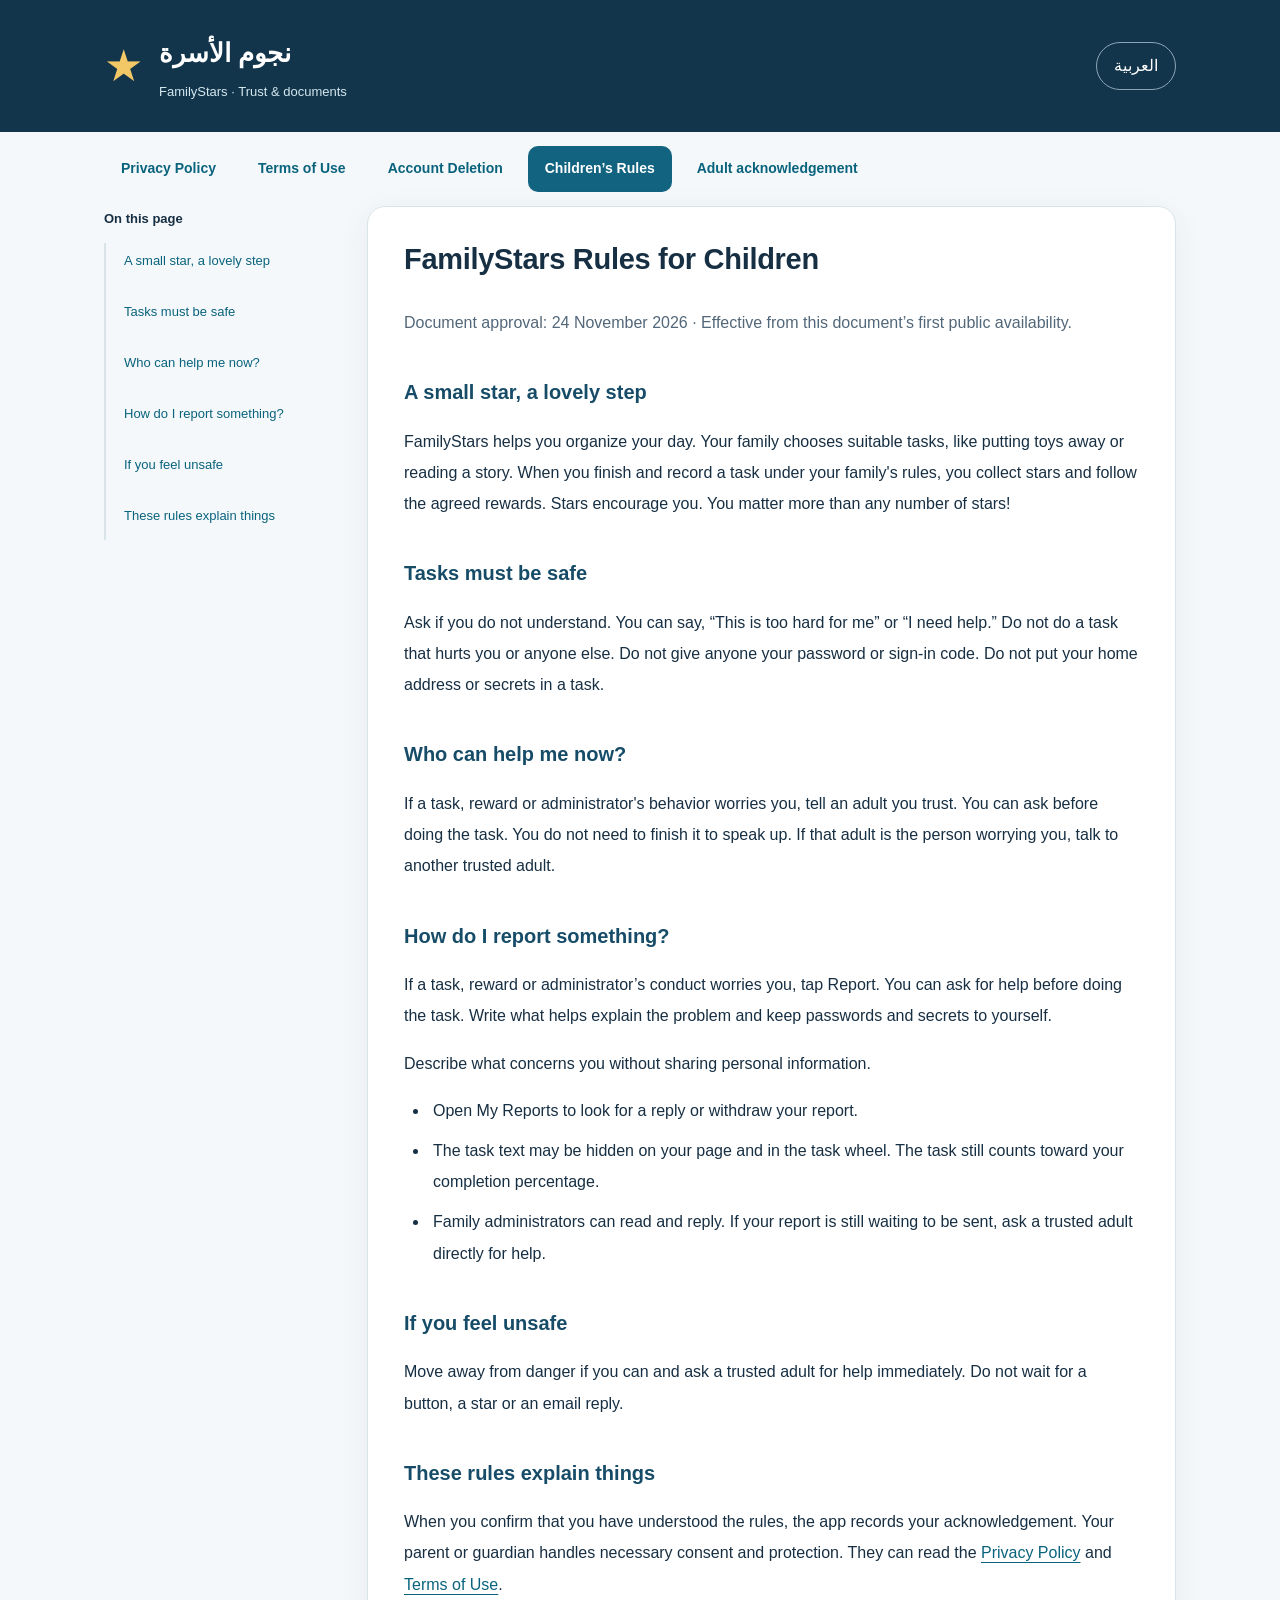
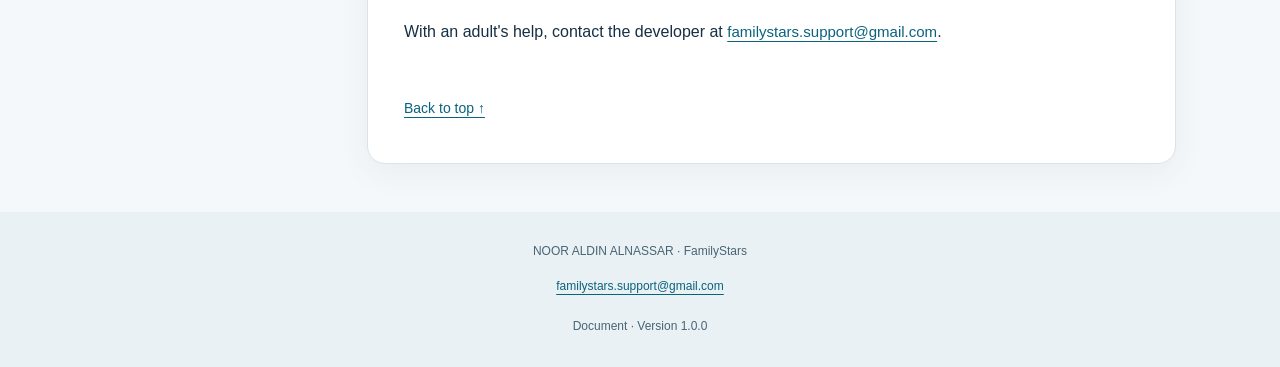
<file: kids-en.html>
<!doctype html>
<html lang="en" dir="ltr">
<head>
<meta charset="utf-8">
<meta name="viewport" content="width=device-width, initial-scale=1">
<meta name="referrer" content="no-referrer">
<meta http-equiv="Content-Security-Policy" content="default-src 'none'; style-src 'self'; img-src 'self'; base-uri 'none'; form-action 'none'; object-src 'none'">
<meta name="description" content="Children’s Rules — FamilyStars | نجوم الأسرة">
<title>Children’s Rules | FamilyStars</title>
<link rel="stylesheet" href="styles.css">
</head>
<body>
<a class="skip" href="#main">Skip to content</a>
<header class="masthead"><div class="header-inner">
<div class="brand"><span class="star" aria-hidden="true">★</span><div><span class="brand-title">نجوم الأسرة</span><span class="brand-sub" lang="en" dir="ltr">FamilyStars · Trust & documents</span></div></div>
<a class="language" href="kids.html" lang="ar" hreflang="ar">العربية</a>
</div></header>
<nav class="navigation" aria-label="Pages"><a href="index-en.html">Privacy Policy</a><a href="terms-en.html">Terms of Use</a><a href="delete-account-en.html">Account Deletion</a><a href="kids-en.html" aria-current="page">Children’s Rules</a><a href="adult-profile-en.html">Adult acknowledgement</a></nav>
<div class="layout"><aside aria-label="On this page"><div class="toc"><p>On this page</p><ol><li><a href="#section-2">A small star, a lovely step</a></li><li><a href="#section-3">Tasks must be safe</a></li><li><a href="#section-4">Who can help me now?</a></li><li><a href="#section-5">How do I report something?</a></li><li><a href="#section-6">If you feel unsafe</a></li><li><a href="#section-7">These rules explain things</a></li></ol></div></aside>
<main id="main" tabindex="-1"><article><h1 id="section-1">FamilyStars Rules for Children</h1>
<p class="document-dates">Document approval: <time datetime="2026-11-24">24 November 2026</time> · <span data-effective-date>Effective from this document’s first public availability.</span></p>
<h2 id="section-2">A small star, a lovely step</h2>
<p>FamilyStars helps you organize your day. Your family chooses suitable tasks, like putting toys away or reading a story. When you finish and record a task under your family&#x27;s rules, you collect stars and follow the agreed rewards. Stars encourage you. You matter more than any number of stars!</p>
<h2 id="section-3">Tasks must be safe</h2>
<p>Ask if you do not understand. You can say, “This is too hard for me” or “I need help.” Do not do a task that hurts you or anyone else. Do not give anyone your password or sign-in code. Do not put your home address or secrets in a task.</p>
<h2 id="section-4">Who can help me now?</h2>
<p>If a task, reward or administrator&#x27;s behavior worries you, tell an adult you trust. You can ask before doing the task. You do not need to finish it to speak up. If that adult is the person worrying you, talk to another trusted adult.</p>
<h2 id="section-5">How do I report something?</h2>
<p>If a task, reward or administrator’s conduct worries you, tap Report. You can ask for help before doing the task. Write what helps explain the problem and keep passwords and secrets to yourself.</p>
<p>Describe what concerns you without sharing personal information.</p>
<ul>
<li>Open My Reports to look for a reply or withdraw your report.</li>
<li>The task text may be hidden on your page and in the task wheel. The task still counts toward your completion percentage.</li>
<li>Family administrators can read and reply. If your report is still waiting to be sent, ask a trusted adult directly for help.</li>
</ul>
<h2 id="section-6">If you feel unsafe</h2>
<p>Move away from danger if you can and ask a trusted adult for help immediately. Do not wait for a button, a star or an email reply.</p>
<h2 id="section-7">These rules explain things</h2>
<p>When you confirm that you have understood the rules, the app records your acknowledgement. Your parent or guardian handles necessary consent and protection. They can read the <a href="index-en.html">Privacy Policy</a> and <a href="terms-en.html">Terms of Use</a>.</p>
<p>With an adult&#x27;s help, contact the developer at <a href="mailto:familystars.support@gmail.com">familystars.support@gmail.com</a>.</p></article><a class="back-top" href="#main">Back to top ↑</a></main></div>
<footer><p><bdi>NOOR ALDIN ALNASSAR</bdi> · <bdi>FamilyStars</bdi></p><p><a href="mailto:familystars.support@gmail.com" dir="ltr">familystars.support@gmail.com</a></p><p>Document · Version 1.0.0</p></footer>
</body></html>
</file>
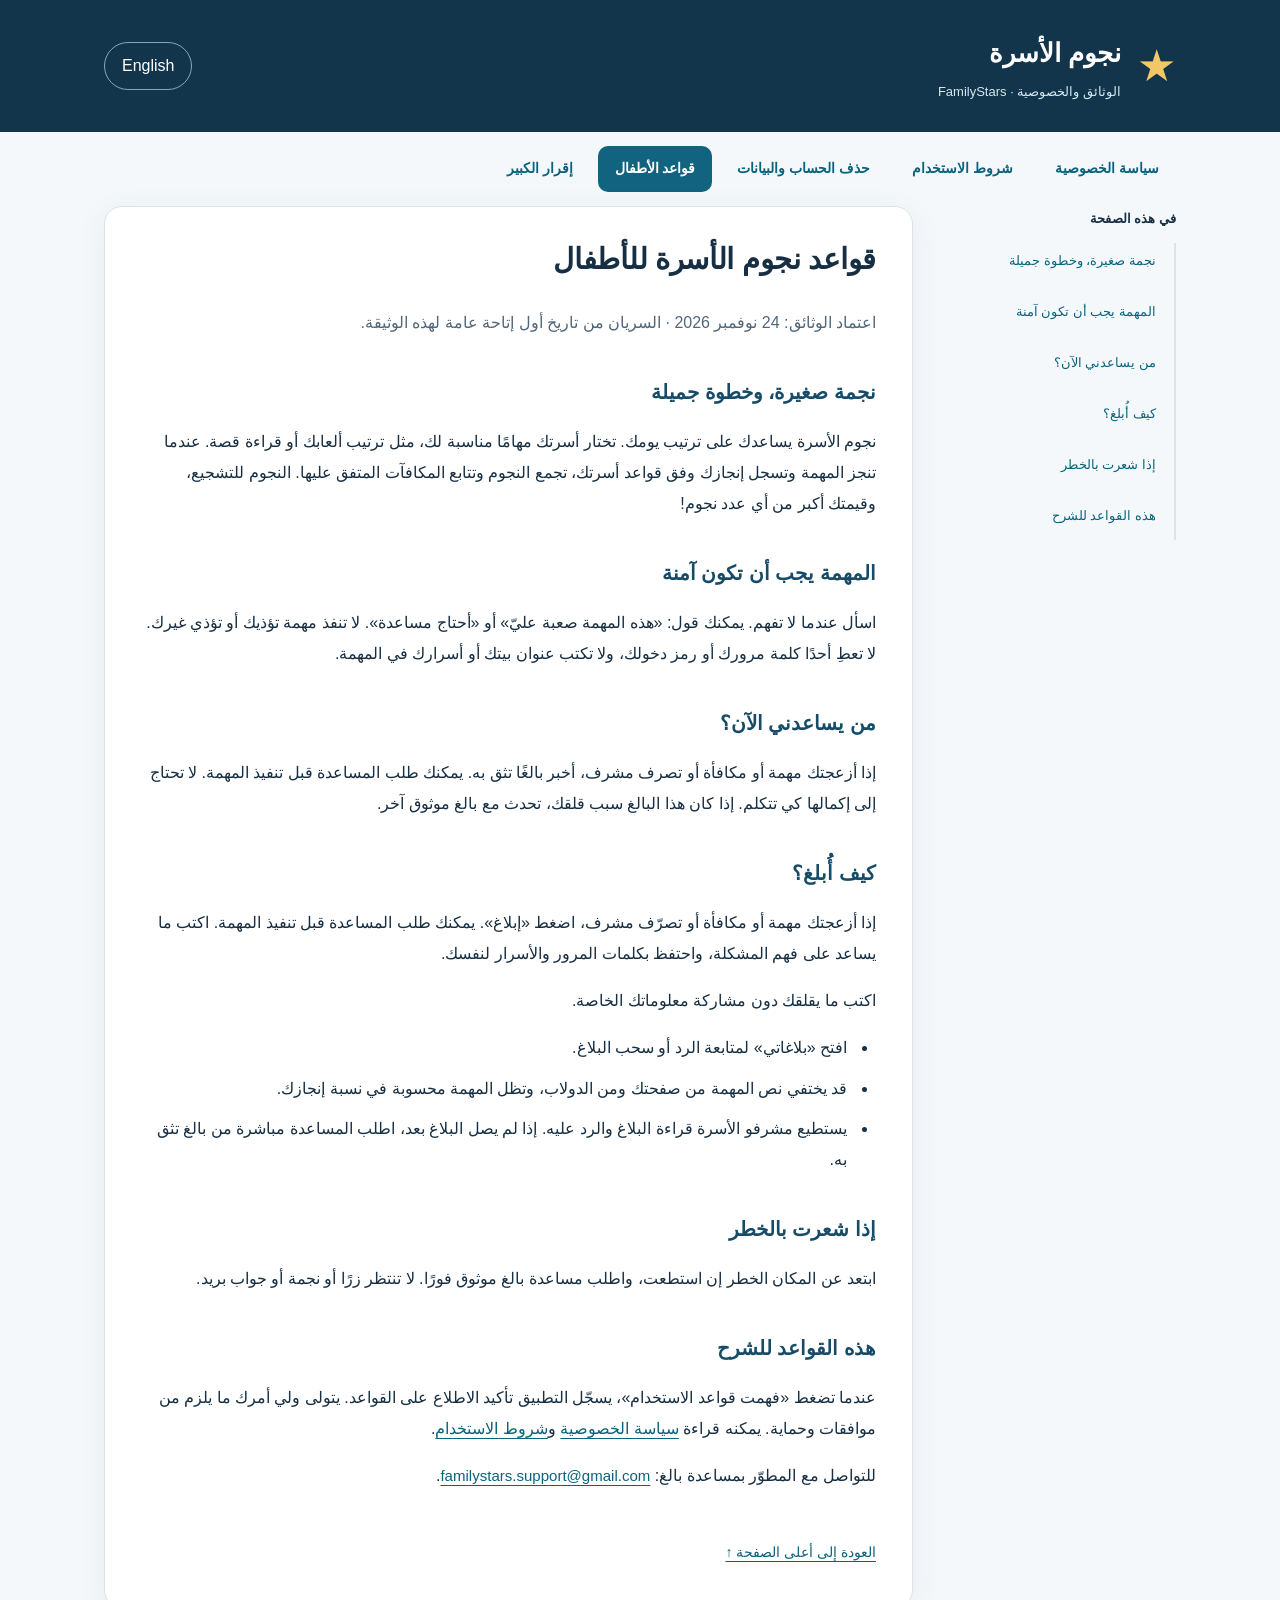
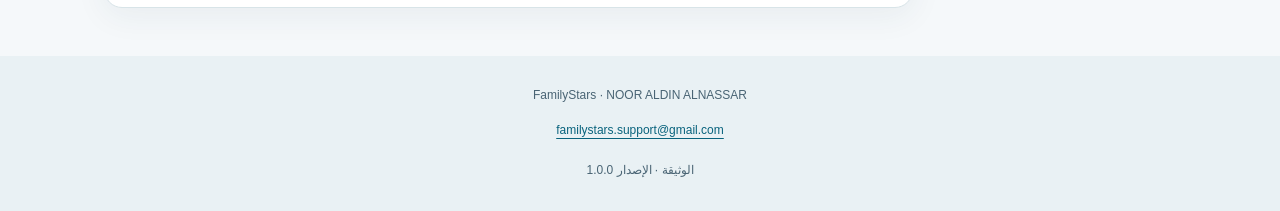
<file: kids.html>
<!doctype html>
<html lang="ar" dir="rtl">
<head>
<meta charset="utf-8">
<meta name="viewport" content="width=device-width, initial-scale=1">
<meta name="referrer" content="no-referrer">
<meta http-equiv="Content-Security-Policy" content="default-src 'none'; style-src 'self'; img-src 'self'; base-uri 'none'; form-action 'none'; object-src 'none'">
<meta name="description" content="قواعد الأطفال — FamilyStars | نجوم الأسرة">
<title>قواعد الأطفال | FamilyStars</title>
<link rel="stylesheet" href="styles.css">
</head>
<body>
<a class="skip" href="#main">انتقل إلى المحتوى</a>
<header class="masthead"><div class="header-inner">
<div class="brand"><span class="star" aria-hidden="true">★</span><div><span class="brand-title">نجوم الأسرة</span><span class="brand-sub" lang="en" dir="ltr">FamilyStars · الوثائق والخصوصية</span></div></div>
<a class="language" href="kids-en.html" lang="en" hreflang="en">English</a>
</div></header>
<nav class="navigation" aria-label="الصفحات"><a href="index.html">سياسة الخصوصية</a><a href="terms.html">شروط الاستخدام</a><a href="delete-account.html">حذف الحساب والبيانات</a><a href="kids.html" aria-current="page">قواعد الأطفال</a><a href="adult-profile.html">إقرار الكبير</a></nav>
<div class="layout"><aside aria-label="في هذه الصفحة"><div class="toc"><p>في هذه الصفحة</p><ol><li><a href="#section-2">نجمة صغيرة، وخطوة جميلة</a></li><li><a href="#section-3">المهمة يجب أن تكون آمنة</a></li><li><a href="#section-4">من يساعدني الآن؟</a></li><li><a href="#section-5">كيف أُبلغ؟</a></li><li><a href="#section-6">إذا شعرت بالخطر</a></li><li><a href="#section-7">هذه القواعد للشرح</a></li></ol></div></aside>
<main id="main" tabindex="-1"><article><h1 id="section-1">قواعد نجوم الأسرة للأطفال</h1>
<p class="document-dates">اعتماد الوثائق: <time datetime="2026-11-24">24 نوفمبر 2026</time> · <span data-effective-date>السريان من تاريخ أول إتاحة عامة لهذه الوثيقة.</span></p>
<h2 id="section-2">نجمة صغيرة، وخطوة جميلة</h2>
<p>نجوم الأسرة يساعدك على ترتيب يومك. تختار أسرتك مهامًا مناسبة لك، مثل ترتيب ألعابك أو قراءة قصة. عندما تنجز المهمة وتسجل إنجازك وفق قواعد أسرتك، تجمع النجوم وتتابع المكافآت المتفق عليها. النجوم للتشجيع، وقيمتك أكبر من أي عدد نجوم!</p>
<h2 id="section-3">المهمة يجب أن تكون آمنة</h2>
<p>اسأل عندما لا تفهم. يمكنك قول: «هذه المهمة صعبة عليّ» أو «أحتاج مساعدة». لا تنفذ مهمة تؤذيك أو تؤذي غيرك. لا تعطِ أحدًا كلمة مرورك أو رمز دخولك، ولا تكتب عنوان بيتك أو أسرارك في المهمة.</p>
<h2 id="section-4">من يساعدني الآن؟</h2>
<p>إذا أزعجتك مهمة أو مكافأة أو تصرف مشرف، أخبر بالغًا تثق به. يمكنك طلب المساعدة قبل تنفيذ المهمة. لا تحتاج إلى إكمالها كي تتكلم. إذا كان هذا البالغ سبب قلقك، تحدث مع بالغ موثوق آخر.</p>
<h2 id="section-5">كيف أُبلغ؟</h2>
<p>إذا أزعجتك مهمة أو مكافأة أو تصرّف مشرف، اضغط «إبلاغ». يمكنك طلب المساعدة قبل تنفيذ المهمة. اكتب ما يساعد على فهم المشكلة، واحتفظ بكلمات المرور والأسرار لنفسك.</p>
<p>اكتب ما يقلقك دون مشاركة معلوماتك الخاصة.</p>
<ul>
<li>افتح «بلاغاتي» لمتابعة الرد أو سحب البلاغ.</li>
<li>قد يختفي نص المهمة من صفحتك ومن الدولاب، وتظل المهمة محسوبة في نسبة إنجازك.</li>
<li>يستطيع مشرفو الأسرة قراءة البلاغ والرد عليه. إذا لم يصل البلاغ بعد، اطلب المساعدة مباشرة من بالغ تثق به.</li>
</ul>
<h2 id="section-6">إذا شعرت بالخطر</h2>
<p>ابتعد عن المكان الخطر إن استطعت، واطلب مساعدة بالغ موثوق فورًا. لا تنتظر زرًا أو نجمة أو جواب بريد.</p>
<h2 id="section-7">هذه القواعد للشرح</h2>
<p>عندما تضغط «فهمت قواعد الاستخدام»، يسجّل التطبيق تأكيد الاطلاع على القواعد. يتولى ولي أمرك ما يلزم من موافقات وحماية. يمكنه قراءة <a href="index.html">سياسة الخصوصية</a> و<a href="terms.html">شروط الاستخدام</a>.</p>
<p>للتواصل مع المطوّر بمساعدة بالغ: <a href="mailto:familystars.support@gmail.com">familystars.support@gmail.com</a>.</p></article><a class="back-top" href="#main">العودة إلى أعلى الصفحة ↑</a></main></div>
<footer><p><bdi>NOOR ALDIN ALNASSAR</bdi> · <bdi>FamilyStars</bdi></p><p><a href="mailto:familystars.support@gmail.com" dir="ltr">familystars.support@gmail.com</a></p><p>الوثيقة · الإصدار 1.0.0</p></footer>
</body></html>
</file>
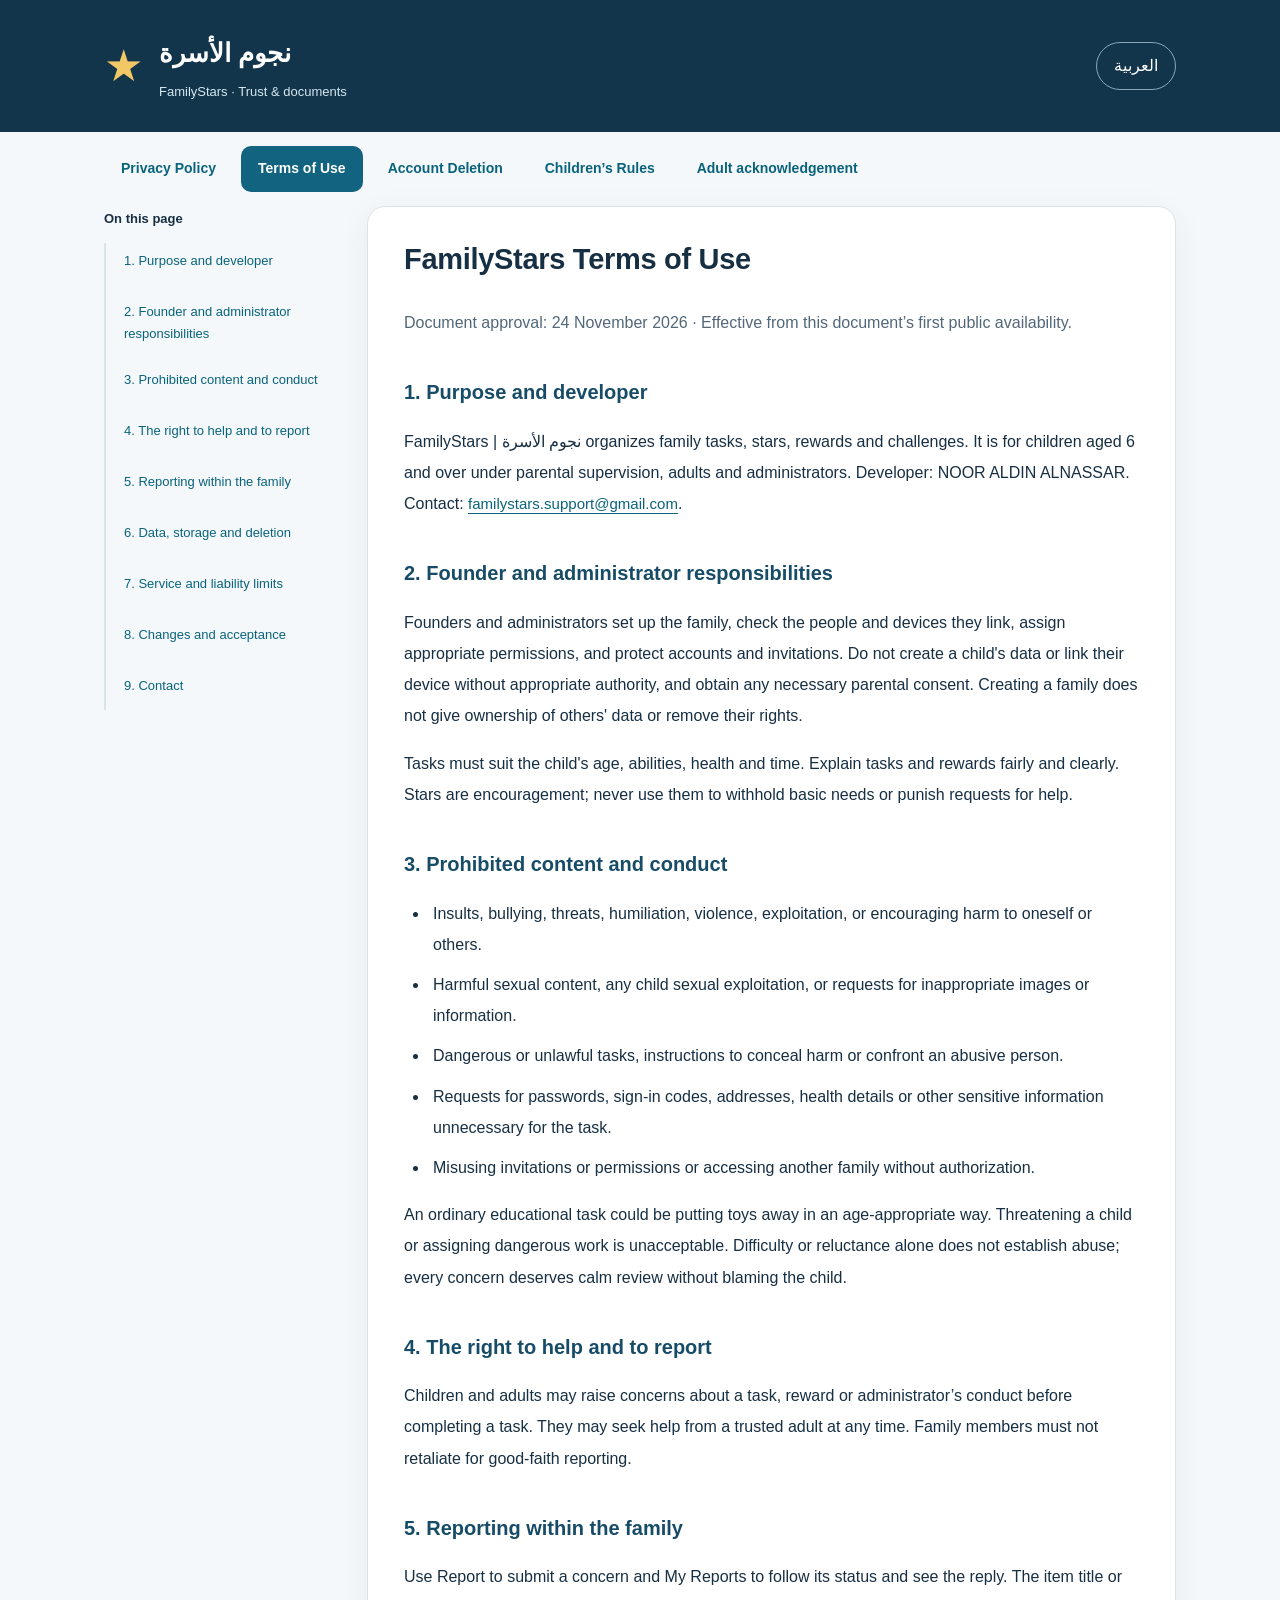
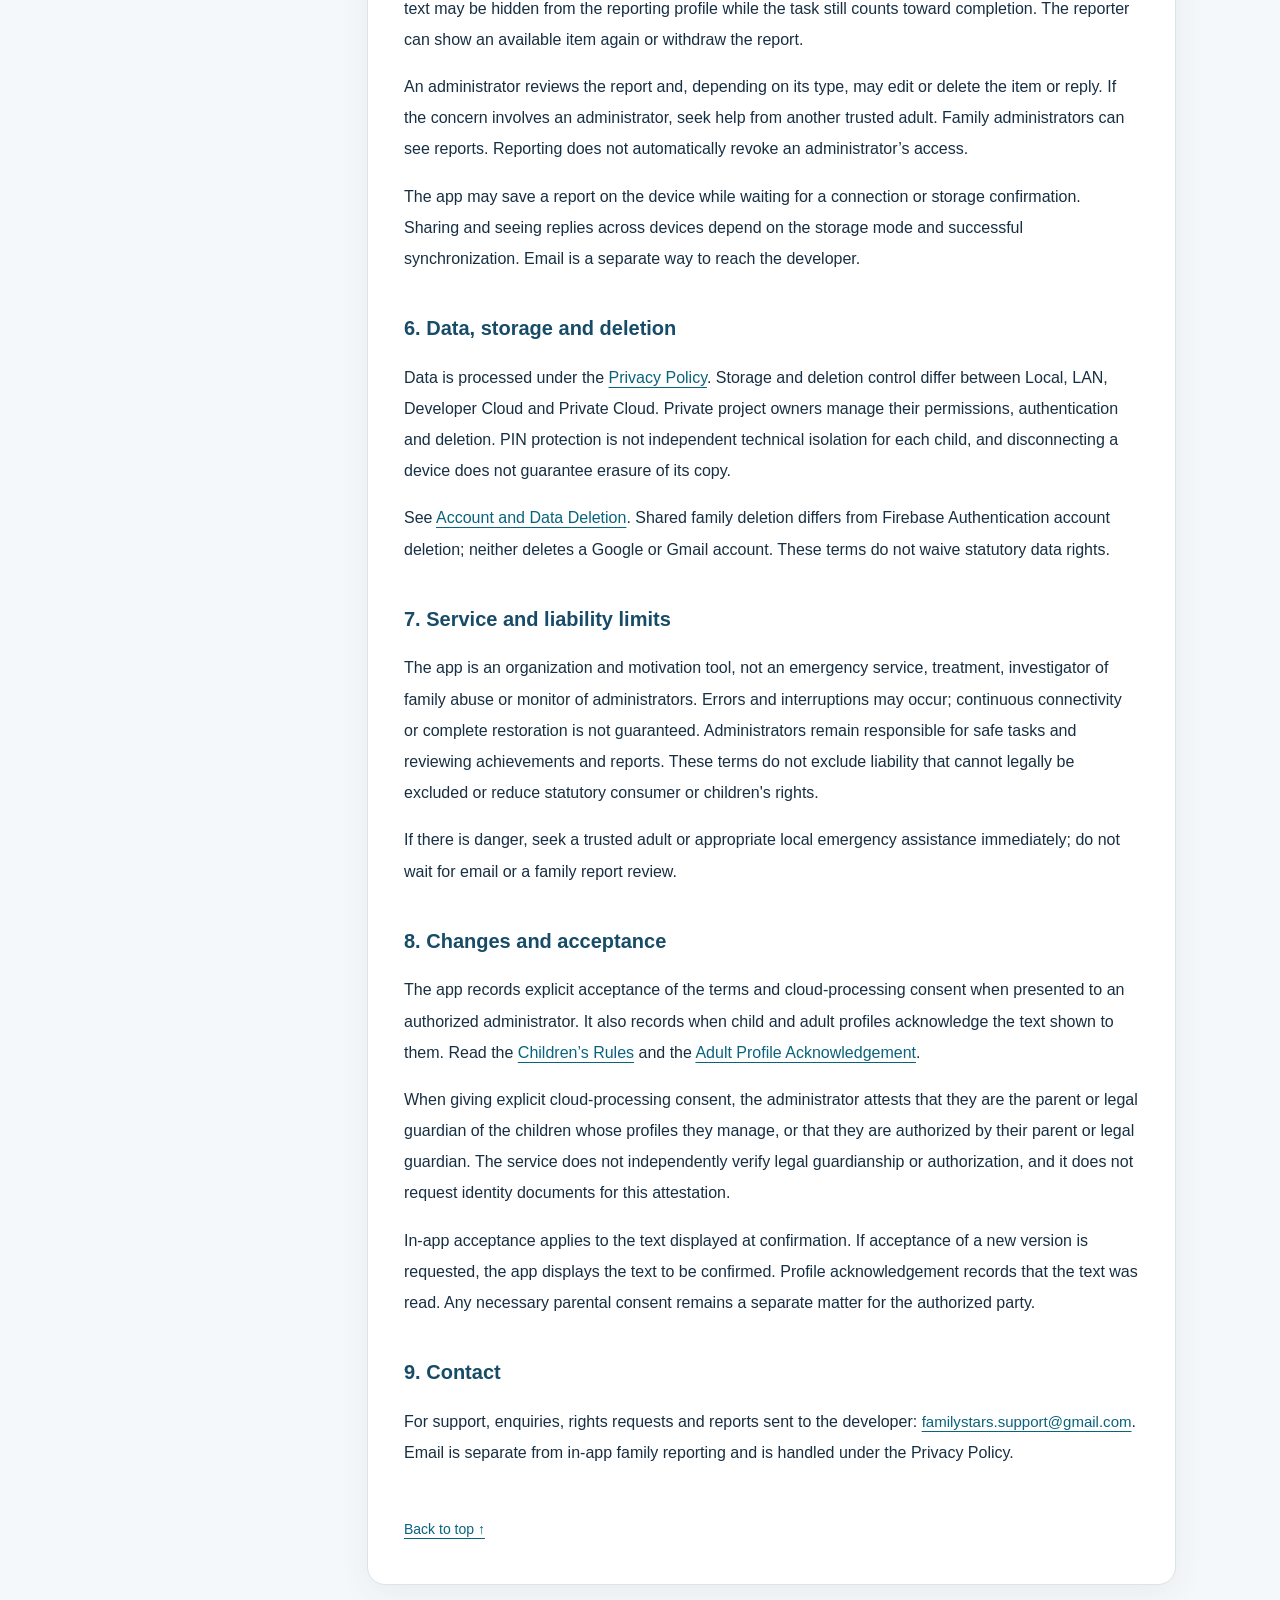
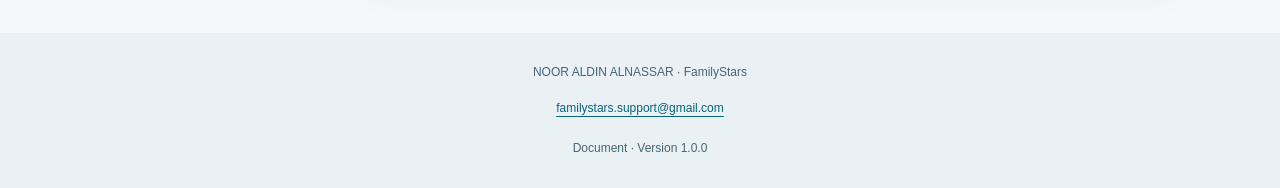
<file: terms-en.html>
<!doctype html>
<html lang="en" dir="ltr">
<head>
<meta charset="utf-8">
<meta name="viewport" content="width=device-width, initial-scale=1">
<meta name="referrer" content="no-referrer">
<meta http-equiv="Content-Security-Policy" content="default-src 'none'; style-src 'self'; img-src 'self'; base-uri 'none'; form-action 'none'; object-src 'none'">
<meta name="description" content="Terms of Use — FamilyStars | نجوم الأسرة">
<title>Terms of Use | FamilyStars</title>
<link rel="stylesheet" href="styles.css">
</head>
<body>
<a class="skip" href="#main">Skip to content</a>
<header class="masthead"><div class="header-inner">
<div class="brand"><span class="star" aria-hidden="true">★</span><div><span class="brand-title">نجوم الأسرة</span><span class="brand-sub" lang="en" dir="ltr">FamilyStars · Trust & documents</span></div></div>
<a class="language" href="terms.html" lang="ar" hreflang="ar">العربية</a>
</div></header>
<nav class="navigation" aria-label="Pages"><a href="index-en.html">Privacy Policy</a><a href="terms-en.html" aria-current="page">Terms of Use</a><a href="delete-account-en.html">Account Deletion</a><a href="kids-en.html">Children’s Rules</a><a href="adult-profile-en.html">Adult acknowledgement</a></nav>
<div class="layout"><aside aria-label="On this page"><div class="toc"><p>On this page</p><ol><li><a href="#section-2">1. Purpose and developer</a></li><li><a href="#section-3">2. Founder and administrator responsibilities</a></li><li><a href="#section-4">3. Prohibited content and conduct</a></li><li><a href="#section-5">4. The right to help and to report</a></li><li><a href="#section-6">5. Reporting within the family</a></li><li><a href="#section-7">6. Data, storage and deletion</a></li><li><a href="#section-8">7. Service and liability limits</a></li><li><a href="#section-9">8. Changes and acceptance</a></li><li><a href="#section-10">9. Contact</a></li></ol></div></aside>
<main id="main" tabindex="-1"><article><h1 id="section-1">FamilyStars Terms of Use</h1>
<p class="document-dates">Document approval: <time datetime="2026-11-24">24 November 2026</time> · <span data-effective-date>Effective from this document’s first public availability.</span></p>
<h2 id="section-2">1. Purpose and developer</h2>
<p>FamilyStars | نجوم الأسرة organizes family tasks, stars, rewards and challenges. It is for children aged 6 and over under parental supervision, adults and administrators. Developer: NOOR ALDIN ALNASSAR. Contact: <a href="mailto:familystars.support@gmail.com">familystars.support@gmail.com</a>.</p>
<h2 id="section-3">2. Founder and administrator responsibilities</h2>
<p>Founders and administrators set up the family, check the people and devices they link, assign appropriate permissions, and protect accounts and invitations. Do not create a child&#x27;s data or link their device without appropriate authority, and obtain any necessary parental consent. Creating a family does not give ownership of others&#x27; data or remove their rights.</p>
<p>Tasks must suit the child&#x27;s age, abilities, health and time. Explain tasks and rewards fairly and clearly. Stars are encouragement; never use them to withhold basic needs or punish requests for help.</p>
<h2 id="section-4">3. Prohibited content and conduct</h2>
<ul>
<li>Insults, bullying, threats, humiliation, violence, exploitation, or encouraging harm to oneself or others.</li>
<li>Harmful sexual content, any child sexual exploitation, or requests for inappropriate images or information.</li>
<li>Dangerous or unlawful tasks, instructions to conceal harm or confront an abusive person.</li>
<li>Requests for passwords, sign-in codes, addresses, health details or other sensitive information unnecessary for the task.</li>
<li>Misusing invitations or permissions or accessing another family without authorization.</li>
</ul>
<p>An ordinary educational task could be putting toys away in an age-appropriate way. Threatening a child or assigning dangerous work is unacceptable. Difficulty or reluctance alone does not establish abuse; every concern deserves calm review without blaming the child.</p>
<h2 id="section-5">4. The right to help and to report</h2>
<p>Children and adults may raise concerns about a task, reward or administrator’s conduct before completing a task. They may seek help from a trusted adult at any time. Family members must not retaliate for good-faith reporting.</p>
<h2 id="section-6">5. Reporting within the family</h2>
<p>Use Report to submit a concern and My Reports to follow its status and see the reply. The item title or text may be hidden from the reporting profile while the task still counts toward completion. The reporter can show an available item again or withdraw the report.</p>
<p>An administrator reviews the report and, depending on its type, may edit or delete the item or reply. If the concern involves an administrator, seek help from another trusted adult. Family administrators can see reports. Reporting does not automatically revoke an administrator’s access.</p>
<p>The app may save a report on the device while waiting for a connection or storage confirmation. Sharing and seeing replies across devices depend on the storage mode and successful synchronization. Email is a separate way to reach the developer.</p>
<h2 id="section-7">6. Data, storage and deletion</h2>
<p>Data is processed under the <a href="index-en.html">Privacy Policy</a>. Storage and deletion control differ between Local, LAN, Developer Cloud and Private Cloud. Private project owners manage their permissions, authentication and deletion. PIN protection is not independent technical isolation for each child, and disconnecting a device does not guarantee erasure of its copy.</p>
<p>See <a href="delete-account-en.html">Account and Data Deletion</a>. Shared family deletion differs from Firebase Authentication account deletion; neither deletes a Google or Gmail account. These terms do not waive statutory data rights.</p>
<h2 id="section-8">7. Service and liability limits</h2>
<p>The app is an organization and motivation tool, not an emergency service, treatment, investigator of family abuse or monitor of administrators. Errors and interruptions may occur; continuous connectivity or complete restoration is not guaranteed. Administrators remain responsible for safe tasks and reviewing achievements and reports. These terms do not exclude liability that cannot legally be excluded or reduce statutory consumer or children&#x27;s rights.</p>
<p>If there is danger, seek a trusted adult or appropriate local emergency assistance immediately; do not wait for email or a family report review.</p>
<h2 id="section-9">8. Changes and acceptance</h2>
<p>The app records explicit acceptance of the terms and cloud-processing consent when presented to an authorized administrator. It also records when child and adult profiles acknowledge the text shown to them. Read the <a href="kids-en.html">Children’s Rules</a> and the <a href="adult-profile-en.html">Adult Profile Acknowledgement</a>.</p>
<p>When giving explicit cloud-processing consent, the administrator attests that they are the parent or legal guardian of the children whose profiles they manage, or that they are authorized by their parent or legal guardian. The service does not independently verify legal guardianship or authorization, and it does not request identity documents for this attestation.</p>
<p>In-app acceptance applies to the text displayed at confirmation. If acceptance of a new version is requested, the app displays the text to be confirmed. Profile acknowledgement records that the text was read. Any necessary parental consent remains a separate matter for the authorized party.</p>
<h2 id="section-10">9. Contact</h2>
<p>For support, enquiries, rights requests and reports sent to the developer: <a href="mailto:familystars.support@gmail.com">familystars.support@gmail.com</a>. Email is separate from in-app family reporting and is handled under the Privacy Policy.</p></article><a class="back-top" href="#main">Back to top ↑</a></main></div>
<footer><p><bdi>NOOR ALDIN ALNASSAR</bdi> · <bdi>FamilyStars</bdi></p><p><a href="mailto:familystars.support@gmail.com" dir="ltr">familystars.support@gmail.com</a></p><p>Document · Version 1.0.0</p></footer>
</body></html>
</file>
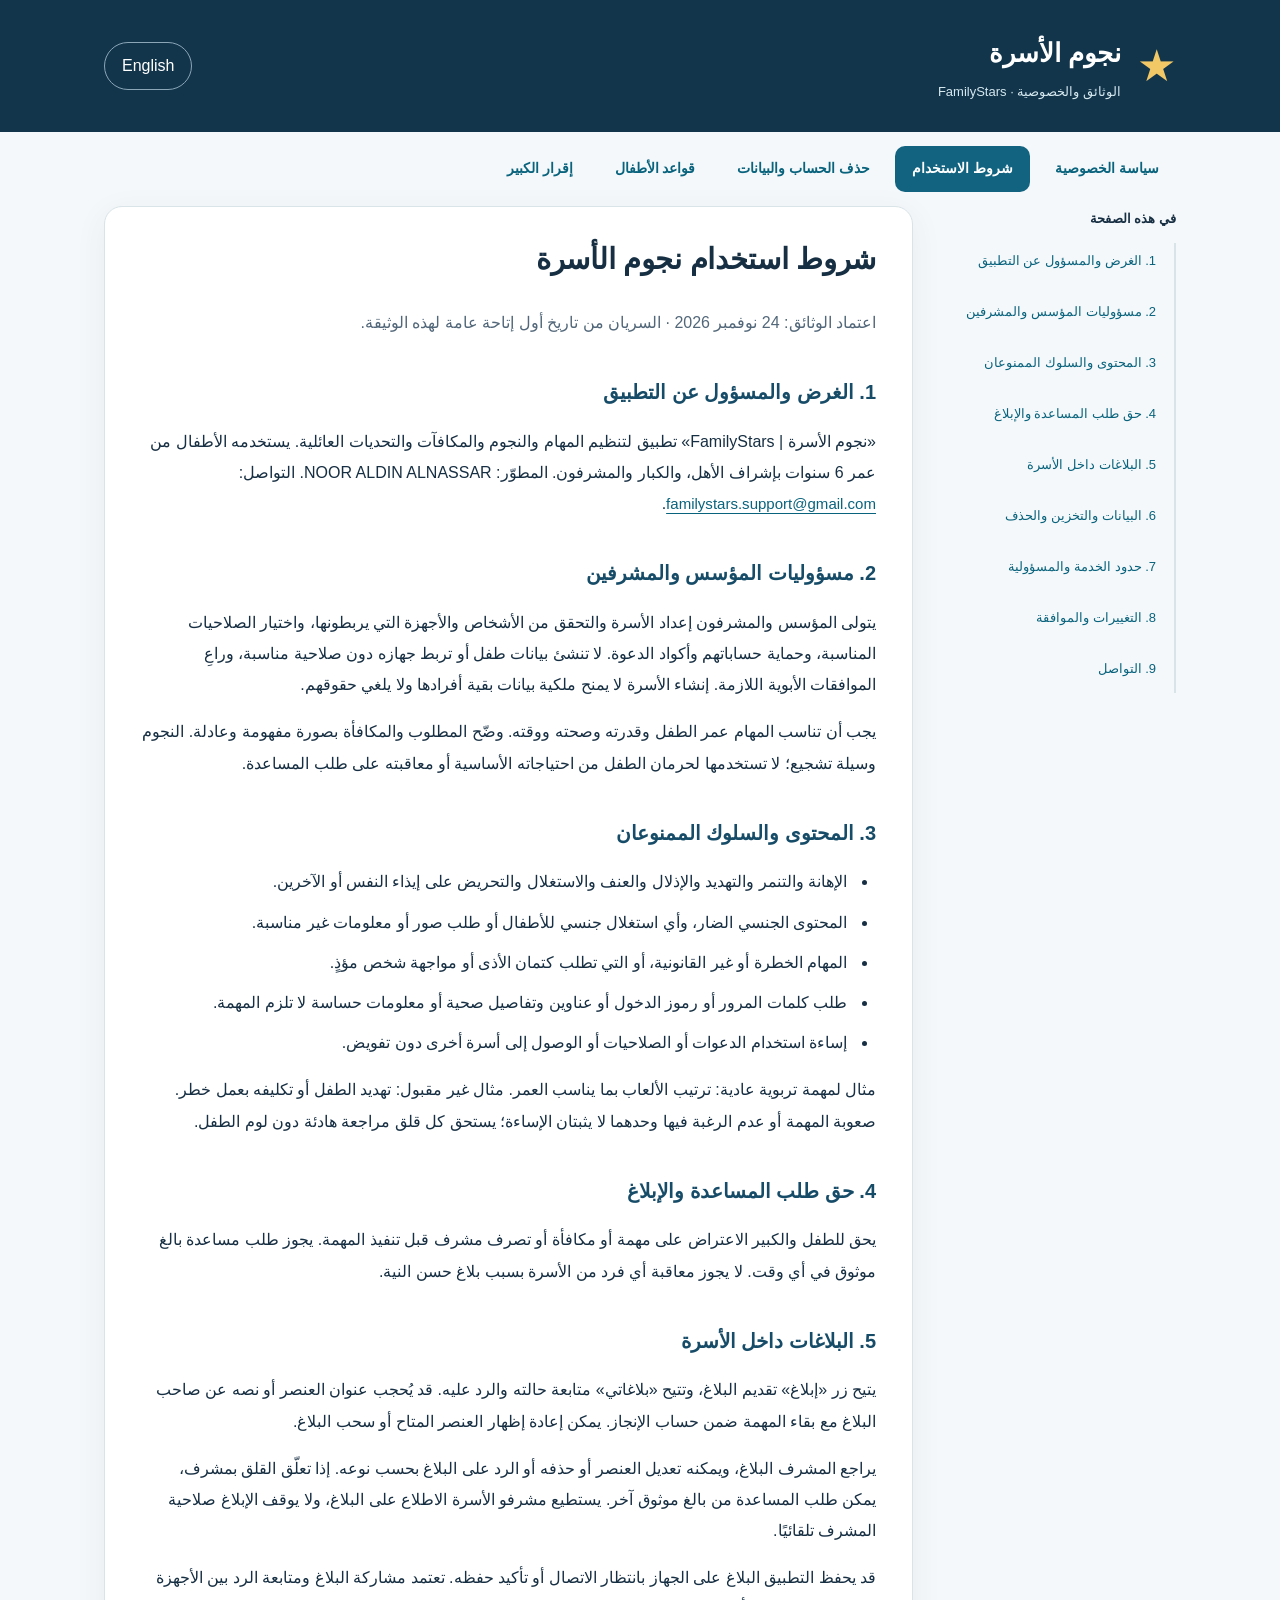
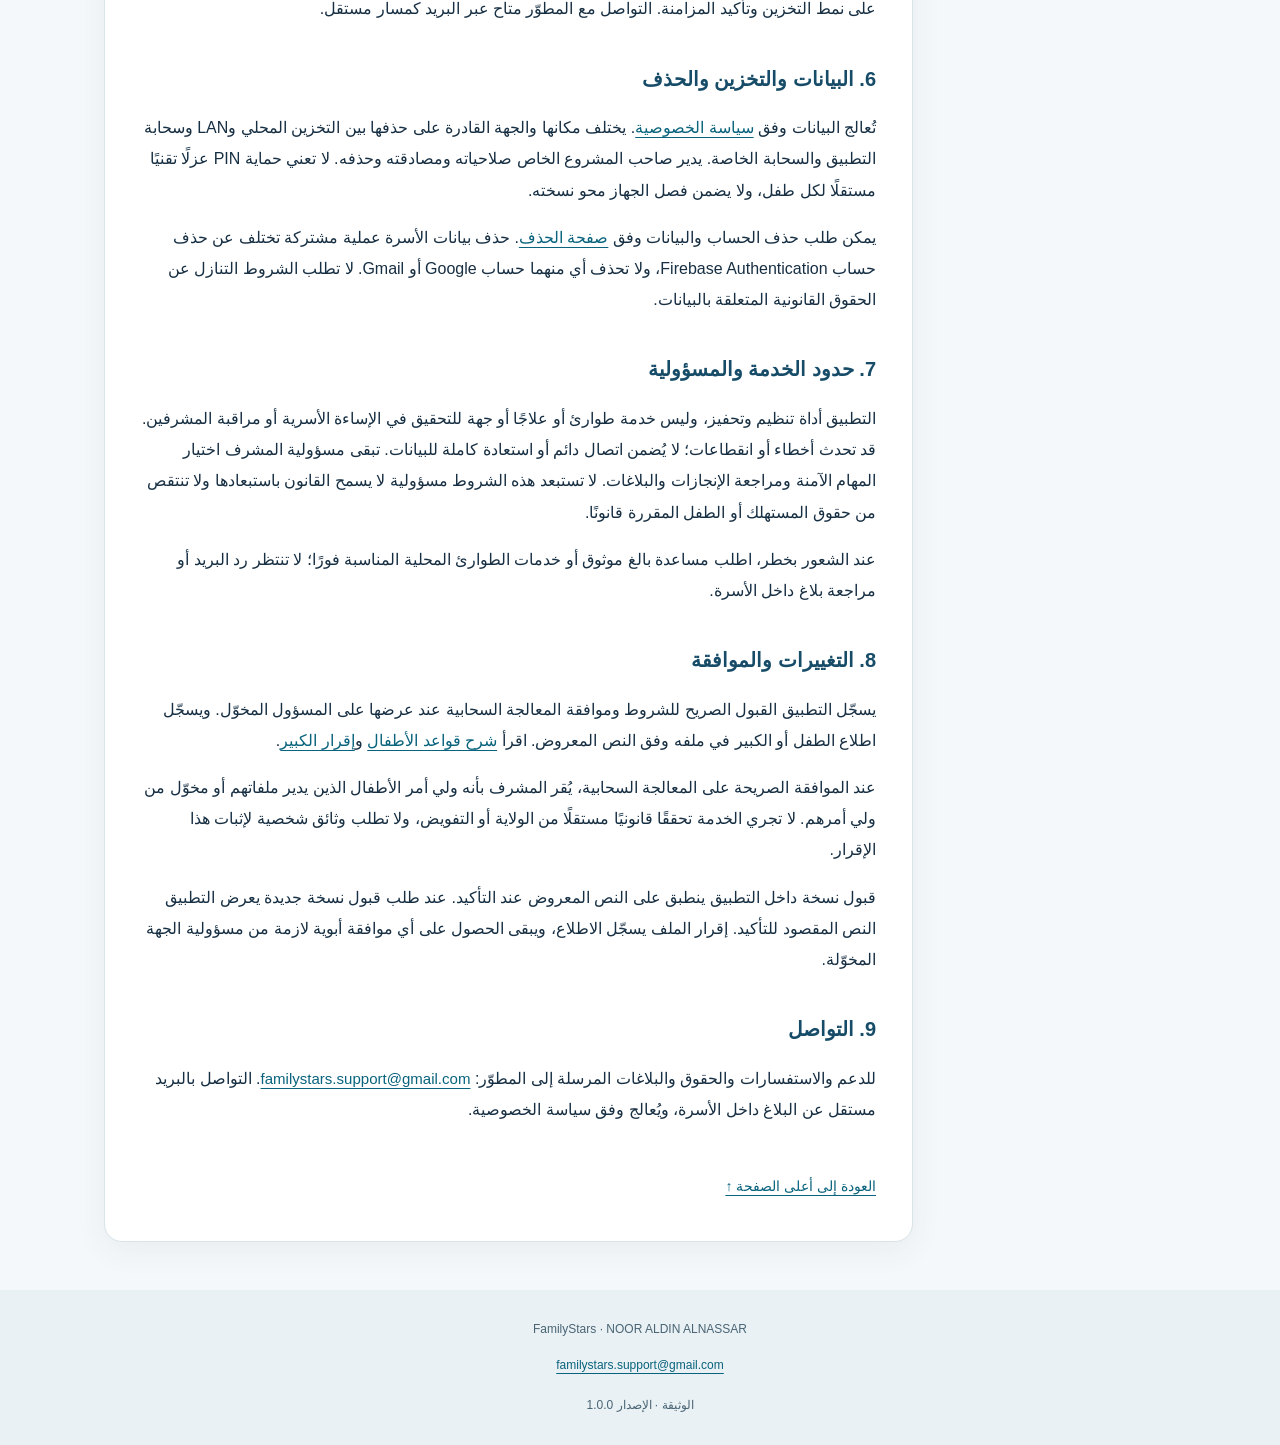
<file: terms.html>
<!doctype html>
<html lang="ar" dir="rtl">
<head>
<meta charset="utf-8">
<meta name="viewport" content="width=device-width, initial-scale=1">
<meta name="referrer" content="no-referrer">
<meta http-equiv="Content-Security-Policy" content="default-src 'none'; style-src 'self'; img-src 'self'; base-uri 'none'; form-action 'none'; object-src 'none'">
<meta name="description" content="شروط الاستخدام — FamilyStars | نجوم الأسرة">
<title>شروط الاستخدام | FamilyStars</title>
<link rel="stylesheet" href="styles.css">
</head>
<body>
<a class="skip" href="#main">انتقل إلى المحتوى</a>
<header class="masthead"><div class="header-inner">
<div class="brand"><span class="star" aria-hidden="true">★</span><div><span class="brand-title">نجوم الأسرة</span><span class="brand-sub" lang="en" dir="ltr">FamilyStars · الوثائق والخصوصية</span></div></div>
<a class="language" href="terms-en.html" lang="en" hreflang="en">English</a>
</div></header>
<nav class="navigation" aria-label="الصفحات"><a href="index.html">سياسة الخصوصية</a><a href="terms.html" aria-current="page">شروط الاستخدام</a><a href="delete-account.html">حذف الحساب والبيانات</a><a href="kids.html">قواعد الأطفال</a><a href="adult-profile.html">إقرار الكبير</a></nav>
<div class="layout"><aside aria-label="في هذه الصفحة"><div class="toc"><p>في هذه الصفحة</p><ol><li><a href="#section-2">1. الغرض والمسؤول عن التطبيق</a></li><li><a href="#section-3">2. مسؤوليات المؤسس والمشرفين</a></li><li><a href="#section-4">3. المحتوى والسلوك الممنوعان</a></li><li><a href="#section-5">4. حق طلب المساعدة والإبلاغ</a></li><li><a href="#section-6">5. البلاغات داخل الأسرة</a></li><li><a href="#section-7">6. البيانات والتخزين والحذف</a></li><li><a href="#section-8">7. حدود الخدمة والمسؤولية</a></li><li><a href="#section-9">8. التغييرات والموافقة</a></li><li><a href="#section-10">9. التواصل</a></li></ol></div></aside>
<main id="main" tabindex="-1"><article><h1 id="section-1">شروط استخدام نجوم الأسرة</h1>
<p class="document-dates">اعتماد الوثائق: <time datetime="2026-11-24">24 نوفمبر 2026</time> · <span data-effective-date>السريان من تاريخ أول إتاحة عامة لهذه الوثيقة.</span></p>
<h2 id="section-2">1. الغرض والمسؤول عن التطبيق</h2>
<p>«نجوم الأسرة | FamilyStars» تطبيق لتنظيم المهام والنجوم والمكافآت والتحديات العائلية. يستخدمه الأطفال من عمر 6 سنوات بإشراف الأهل، والكبار والمشرفون. المطوّر: NOOR ALDIN ALNASSAR. التواصل: <a href="mailto:familystars.support@gmail.com">familystars.support@gmail.com</a>.</p>
<h2 id="section-3">2. مسؤوليات المؤسس والمشرفين</h2>
<p>يتولى المؤسس والمشرفون إعداد الأسرة والتحقق من الأشخاص والأجهزة التي يربطونها، واختيار الصلاحيات المناسبة، وحماية حساباتهم وأكواد الدعوة. لا تنشئ بيانات طفل أو تربط جهازه دون صلاحية مناسبة، وراعِ الموافقات الأبوية اللازمة. إنشاء الأسرة لا يمنح ملكية بيانات بقية أفرادها ولا يلغي حقوقهم.</p>
<p>يجب أن تناسب المهام عمر الطفل وقدرته وصحته ووقته. وضّح المطلوب والمكافأة بصورة مفهومة وعادلة. النجوم وسيلة تشجيع؛ لا تستخدمها لحرمان الطفل من احتياجاته الأساسية أو معاقبته على طلب المساعدة.</p>
<h2 id="section-4">3. المحتوى والسلوك الممنوعان</h2>
<ul>
<li>الإهانة والتنمر والتهديد والإذلال والعنف والاستغلال والتحريض على إيذاء النفس أو الآخرين.</li>
<li>المحتوى الجنسي الضار، وأي استغلال جنسي للأطفال أو طلب صور أو معلومات غير مناسبة.</li>
<li>المهام الخطرة أو غير القانونية، أو التي تطلب كتمان الأذى أو مواجهة شخص مؤذٍ.</li>
<li>طلب كلمات المرور أو رموز الدخول أو عناوين وتفاصيل صحية أو معلومات حساسة لا تلزم المهمة.</li>
<li>إساءة استخدام الدعوات أو الصلاحيات أو الوصول إلى أسرة أخرى دون تفويض.</li>
</ul>
<p>مثال لمهمة تربوية عادية: ترتيب الألعاب بما يناسب العمر. مثال غير مقبول: تهديد الطفل أو تكليفه بعمل خطر. صعوبة المهمة أو عدم الرغبة فيها وحدهما لا يثبتان الإساءة؛ يستحق كل قلق مراجعة هادئة دون لوم الطفل.</p>
<h2 id="section-5">4. حق طلب المساعدة والإبلاغ</h2>
<p>يحق للطفل والكبير الاعتراض على مهمة أو مكافأة أو تصرف مشرف قبل تنفيذ المهمة. يجوز طلب مساعدة بالغ موثوق في أي وقت. لا يجوز معاقبة أي فرد من الأسرة بسبب بلاغ حسن النية.</p>
<h2 id="section-6">5. البلاغات داخل الأسرة</h2>
<p>يتيح زر «إبلاغ» تقديم البلاغ، وتتيح «بلاغاتي» متابعة حالته والرد عليه. قد يُحجب عنوان العنصر أو نصه عن صاحب البلاغ مع بقاء المهمة ضمن حساب الإنجاز. يمكن إعادة إظهار العنصر المتاح أو سحب البلاغ.</p>
<p>يراجع المشرف البلاغ، ويمكنه تعديل العنصر أو حذفه أو الرد على البلاغ بحسب نوعه. إذا تعلّق القلق بمشرف، يمكن طلب المساعدة من بالغ موثوق آخر. يستطيع مشرفو الأسرة الاطلاع على البلاغ، ولا يوقف الإبلاغ صلاحية المشرف تلقائيًا.</p>
<p>قد يحفظ التطبيق البلاغ على الجهاز بانتظار الاتصال أو تأكيد حفظه. تعتمد مشاركة البلاغ ومتابعة الرد بين الأجهزة على نمط التخزين وتأكيد المزامنة. التواصل مع المطوّر متاح عبر البريد كمسار مستقل.</p>
<h2 id="section-7">6. البيانات والتخزين والحذف</h2>
<p>تُعالج البيانات وفق <a href="index.html">سياسة الخصوصية</a>. يختلف مكانها والجهة القادرة على حذفها بين التخزين المحلي وLAN وسحابة التطبيق والسحابة الخاصة. يدير صاحب المشروع الخاص صلاحياته ومصادقته وحذفه. لا تعني حماية PIN عزلًا تقنيًا مستقلًا لكل طفل، ولا يضمن فصل الجهاز محو نسخته.</p>
<p>يمكن طلب حذف الحساب والبيانات وفق <a href="delete-account.html">صفحة الحذف</a>. حذف بيانات الأسرة عملية مشتركة تختلف عن حذف حساب Firebase Authentication، ولا تحذف أي منهما حساب Google أو Gmail. لا تطلب الشروط التنازل عن الحقوق القانونية المتعلقة بالبيانات.</p>
<h2 id="section-8">7. حدود الخدمة والمسؤولية</h2>
<p>التطبيق أداة تنظيم وتحفيز، وليس خدمة طوارئ أو علاجًا أو جهة للتحقيق في الإساءة الأسرية أو مراقبة المشرفين. قد تحدث أخطاء أو انقطاعات؛ لا يُضمن اتصال دائم أو استعادة كاملة للبيانات. تبقى مسؤولية المشرف اختيار المهام الآمنة ومراجعة الإنجازات والبلاغات. لا تستبعد هذه الشروط مسؤولية لا يسمح القانون باستبعادها ولا تنتقص من حقوق المستهلك أو الطفل المقررة قانونًا.</p>
<p>عند الشعور بخطر، اطلب مساعدة بالغ موثوق أو خدمات الطوارئ المحلية المناسبة فورًا؛ لا تنتظر رد البريد أو مراجعة بلاغ داخل الأسرة.</p>
<h2 id="section-9">8. التغييرات والموافقة</h2>
<p>يسجّل التطبيق القبول الصريح للشروط وموافقة المعالجة السحابية عند عرضها على المسؤول المخوّل. ويسجّل اطلاع الطفل أو الكبير في ملفه وفق النص المعروض. اقرأ <a href="kids.html">شرح قواعد الأطفال</a> و<a href="adult-profile.html">إقرار الكبير</a>.</p>
<p>عند الموافقة الصريحة على المعالجة السحابية، يُقر المشرف بأنه ولي أمر الأطفال الذين يدير ملفاتهم أو مخوّل من ولي أمرهم. لا تجري الخدمة تحققًا قانونيًا مستقلًا من الولاية أو التفويض، ولا تطلب وثائق شخصية لإثبات هذا الإقرار.</p>
<p>قبول نسخة داخل التطبيق ينطبق على النص المعروض عند التأكيد. عند طلب قبول نسخة جديدة يعرض التطبيق النص المقصود للتأكيد. إقرار الملف يسجّل الاطلاع، ويبقى الحصول على أي موافقة أبوية لازمة من مسؤولية الجهة المخوّلة.</p>
<h2 id="section-10">9. التواصل</h2>
<p>للدعم والاستفسارات والحقوق والبلاغات المرسلة إلى المطوّر: <a href="mailto:familystars.support@gmail.com">familystars.support@gmail.com</a>. التواصل بالبريد مستقل عن البلاغ داخل الأسرة، ويُعالج وفق سياسة الخصوصية.</p></article><a class="back-top" href="#main">العودة إلى أعلى الصفحة ↑</a></main></div>
<footer><p><bdi>NOOR ALDIN ALNASSAR</bdi> · <bdi>FamilyStars</bdi></p><p><a href="mailto:familystars.support@gmail.com" dir="ltr">familystars.support@gmail.com</a></p><p>الوثيقة · الإصدار 1.0.0</p></footer>
</body></html>
</file>
<file: styles.css>
:root{color-scheme:light;--ink:#172f43;--muted:#526779;--blue:#126380;--pale:#edf5f5;--line:#d8e4e8;--gold:#f2c867}
*{box-sizing:border-box}html{scroll-behavior:smooth;scroll-padding-top:24px}body{margin:0;background:#f5f8fa;color:var(--ink);font-family:Tahoma,Arial,sans-serif;font-size:16px;line-height:1.95}a{color:#09637d;text-decoration-thickness:1px;text-underline-offset:4px;overflow-wrap:anywhere}a:hover{color:#103a58}a:focus-visible{outline:3px solid #b27d07;outline-offset:4px;border-radius:3px}.skip{position:absolute;top:-200px;background:#fff;padding:12px;z-index:9}.skip:focus{top:8px;inset-inline-start:12px}.masthead{background:#12354c;color:#fff}.header-inner{max-width:1120px;margin:auto;display:flex;justify-content:space-between;align-items:center;padding:28px 24px;gap:16px}.brand{display:flex;align-items:center;gap:16px}.star{color:var(--gold);font-size:44px;line-height:1}.brand-title{display:block;font-weight:700;font-size:26px}.brand-sub{display:block;font-size:13px;color:#d5e8ee}.language{color:#fff;border:1px solid #8aa6b7;border-radius:24px;min-width:80px;min-height:44px;padding:7px 17px;text-align:center;text-decoration:none}.language:hover{background:#24495f;color:#fff}.navigation{max-width:1120px;margin:auto;padding:14px 24px;display:flex;flex-wrap:wrap;gap:8px}.navigation a{display:flex;align-items:center;justify-content:center;min-height:46px;padding:7px 17px;border-radius:10px;text-decoration:none;font-size:14px;font-weight:700}.navigation a[aria-current=page]{background:var(--blue);color:#fff}.navigation a:not([aria-current]):hover{background:#e2eef2}.review-note{max-width:1072px;margin:4px auto 28px;display:flex;align-items:baseline;gap:14px;padding:15px 20px;border:1px solid #d6c28d;background:#fff8e5;border-radius:12px;font-size:13px;color:#554018}.review-note strong{white-space:nowrap}.layout{max-width:1120px;margin:auto;padding:0 24px 48px;display:grid;grid-template-columns:235px minmax(0,1fr);gap:28px;align-items:start}.toc{position:sticky;top:24px;font-size:13px}.toc p{font-weight:700;margin:0 0 12px}.toc ol{list-style:none;padding:0;margin:0;border-inline-start:2px solid var(--line)}.toc li a{display:block;padding:7px 14px;text-decoration:none;min-height:42px;line-height:1.7}.toc li a:hover{background:#e4eef2}main{min-width:0;background:#fff;border:1px solid var(--line);border-radius:18px;padding:30px 36px;box-shadow:0 8px 32px #183c5010}h1{font-size:29px;line-height:1.55;margin:0 0 25px;letter-spacing:-.3px}h2,h3{color:#174c68;margin-top:38px;line-height:1.65;font-size:20px}h3{font-size:19px}p{margin:16px 0}ul,ol{padding-inline-start:25px}li{margin:9px 0;padding-inline-start:4px}strong{font-weight:700}article>p:first-of-type{color:var(--muted)}article a[href^="mailto:"]{direction:ltr;unicode-bidi:isolate;display:inline-block;font-size:.94em}code{font-family:monospace;overflow-wrap:anywhere}hr{border:0;border-top:1px solid var(--line);margin:28px 0}.back-top{display:inline-block;margin-top:26px;padding:6px 0;min-height:44px;font-size:14px}footer{text-align:center;padding:24px;background:#e9f1f4;color:#496474;font-size:12px}footer p{margin:4px 0}footer a{display:inline-block;min-height:44px;padding-top:8px}
@media(max-width:820px){.layout{display:block;max-width:760px}.layout aside{display:none}.review-note{margin-inline:24px}.navigation{gap:4px}.navigation a{flex:1 1 40%;padding:7px 10px}.header-inner{padding-block:22px}h1{font-size:25px}main{padding:25px}}
@media(max-width:420px){body{font-size:15px}.header-inner{padding-inline:16px;gap:10px}.brand{gap:10px}.brand-title{font-size:21px}.brand-sub{font-size:11px}.star{font-size:35px}.language{font-size:13px;min-width:70px;padding-inline:11px}.navigation{padding-inline:12px}.review-note{display:block;margin:0 14px 18px;padding:12px 16px}.review-note strong{display:block;margin-bottom:4px}.layout{padding-inline:12px}main{padding:22px 18px;border-radius:12px}h1{font-size:23px}h2,h3{font-size:18px}}
@media(prefers-reduced-motion:reduce){html{scroll-behavior:auto}}
@media print{body{background:#fff;font-size:11pt;color:#111}.masthead,.navigation,aside,.back-top,.skip{display:none}.layout{display:block;padding:0;max-width:none}main{box-shadow:none;border:0;padding:0}.review-note{margin:0 0 18px;border:1px solid #777}a{color:#111}h2,h3{break-after:avoid}p,li{orphans:3;widows:3}footer{background:none;border-top:1px solid #aaa}}
</file>
